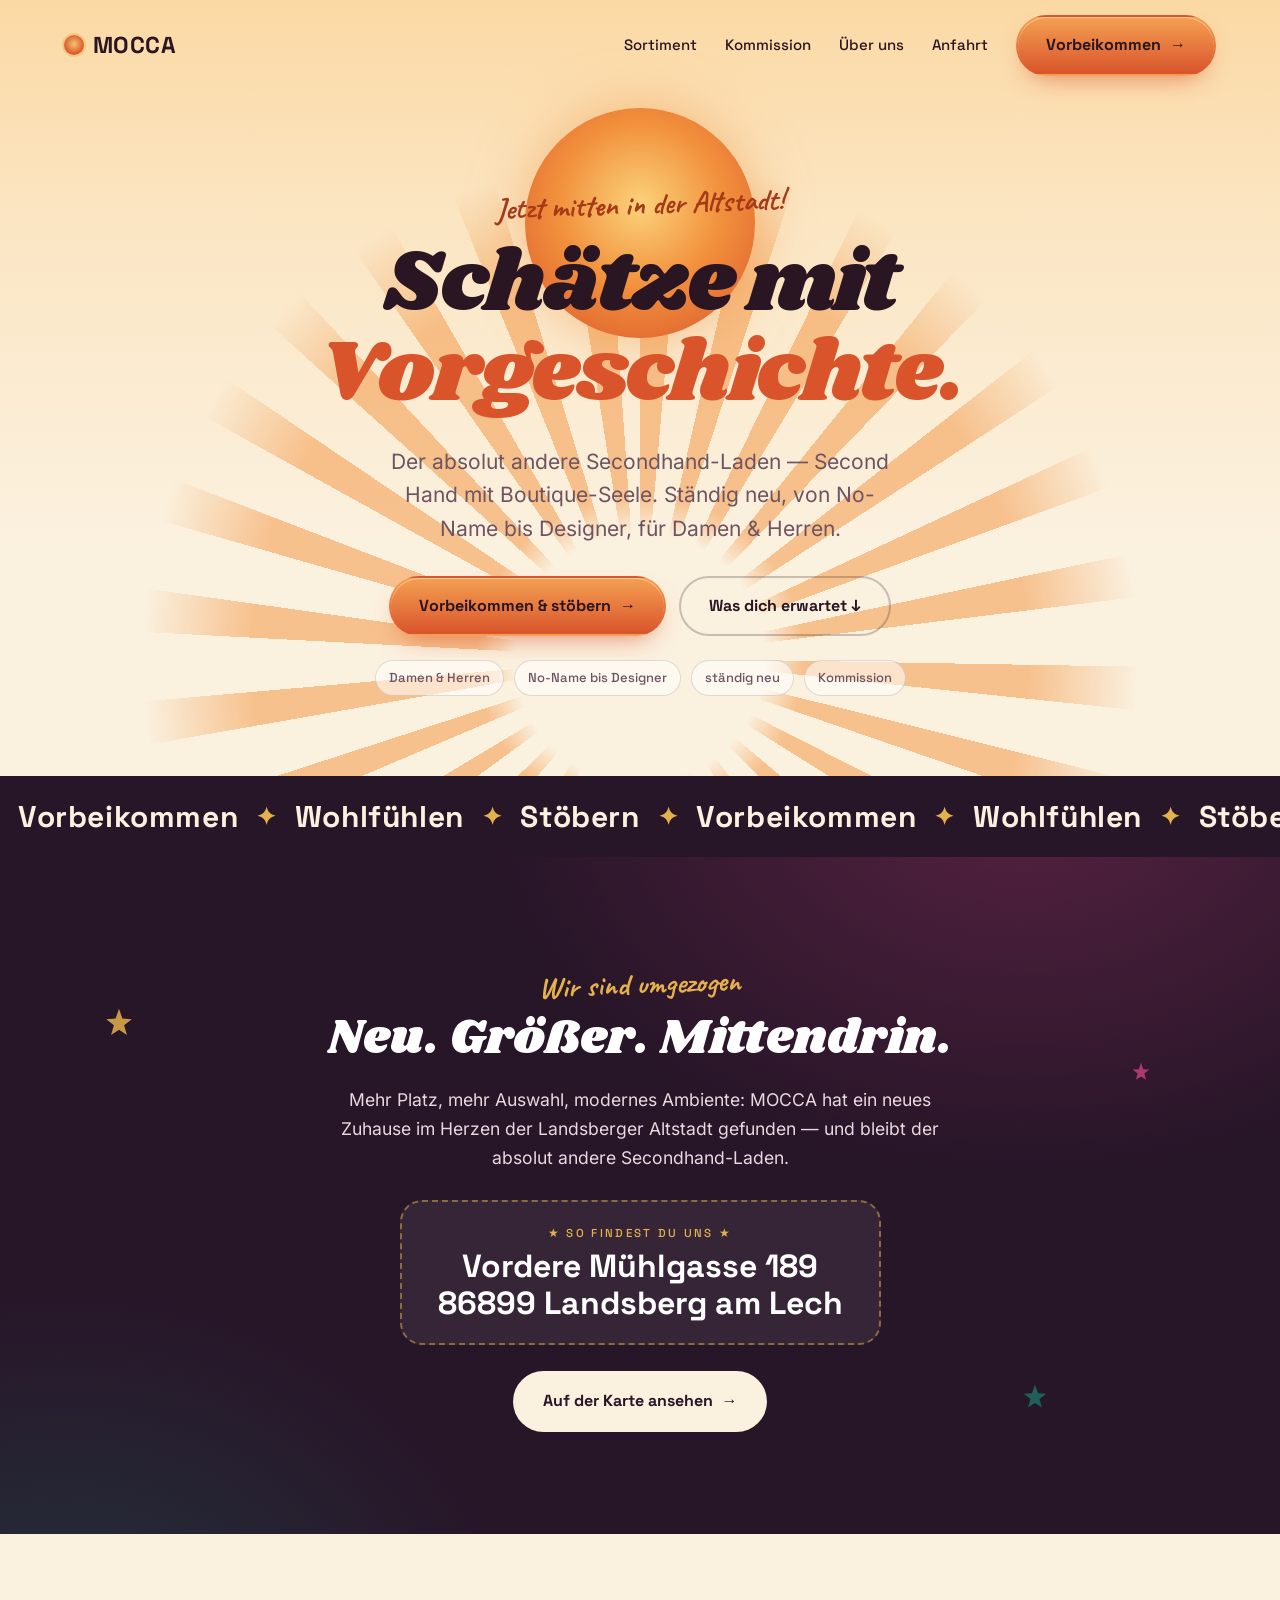
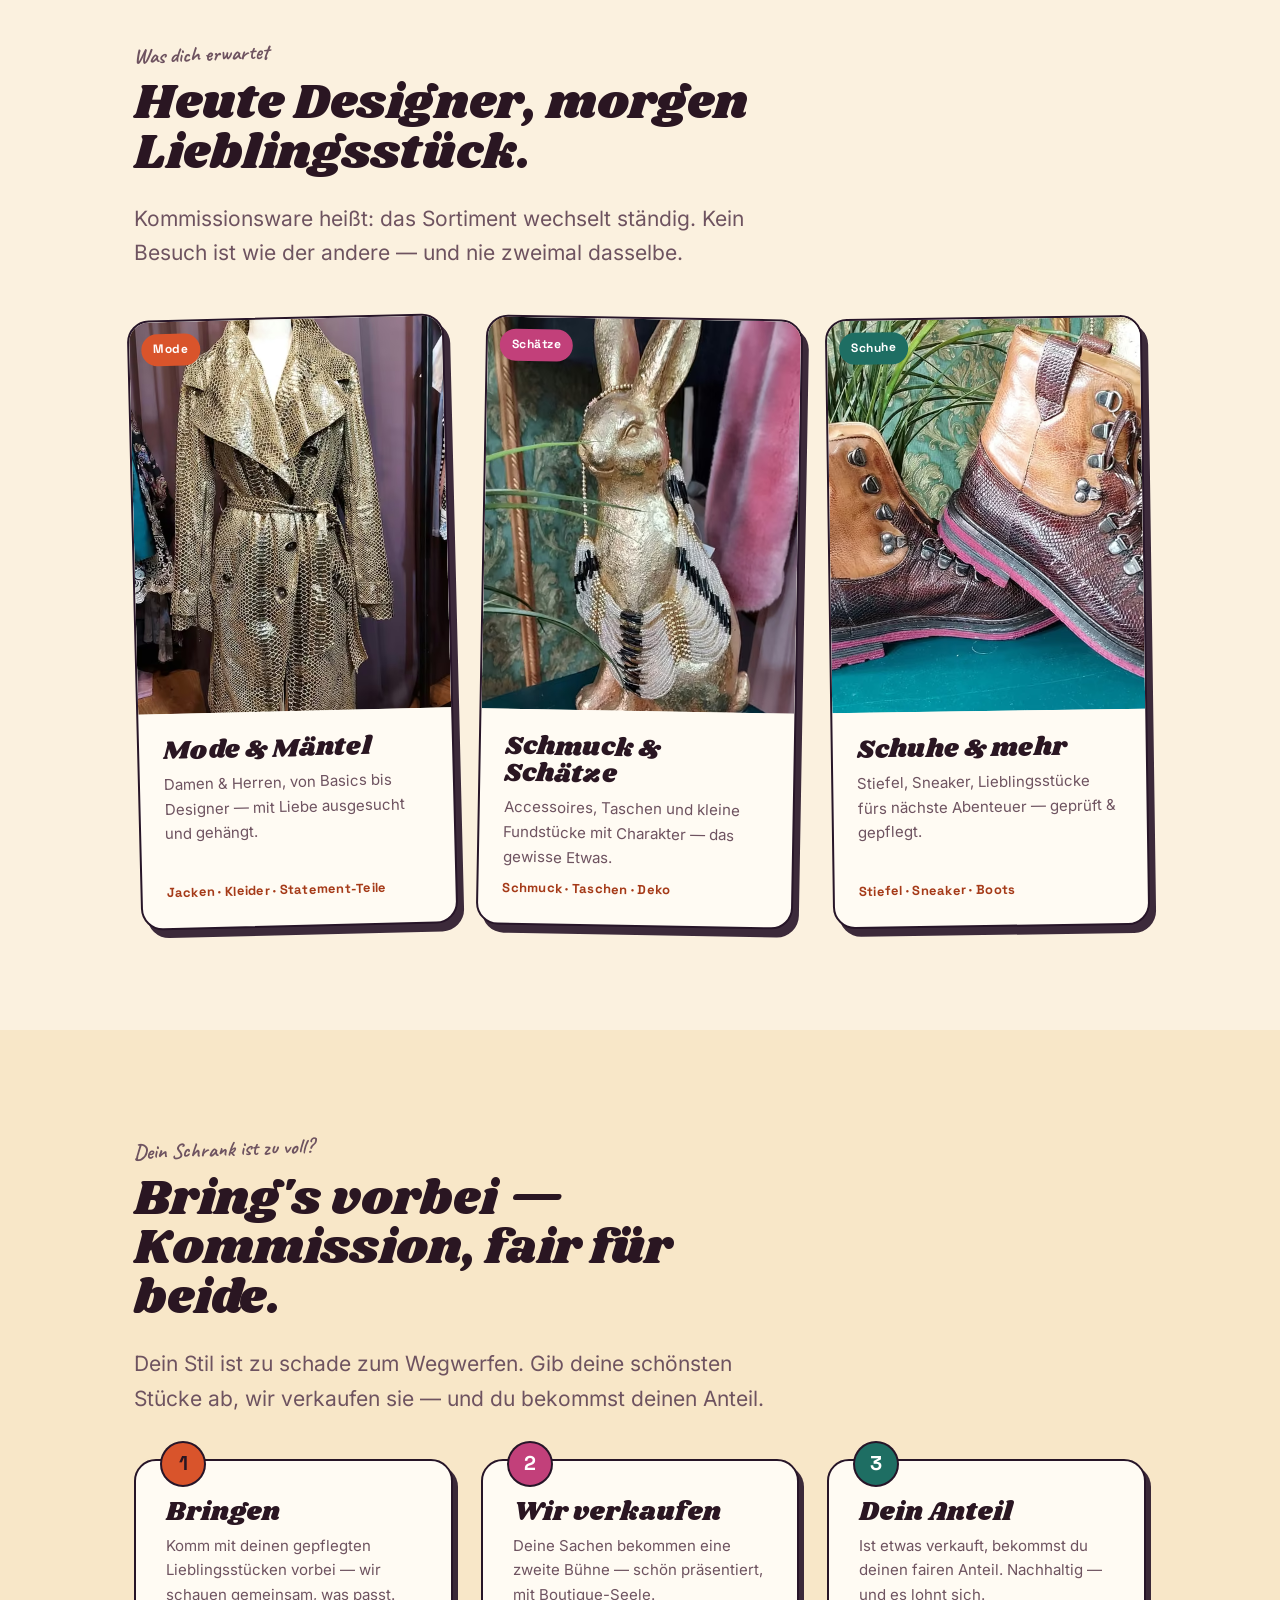
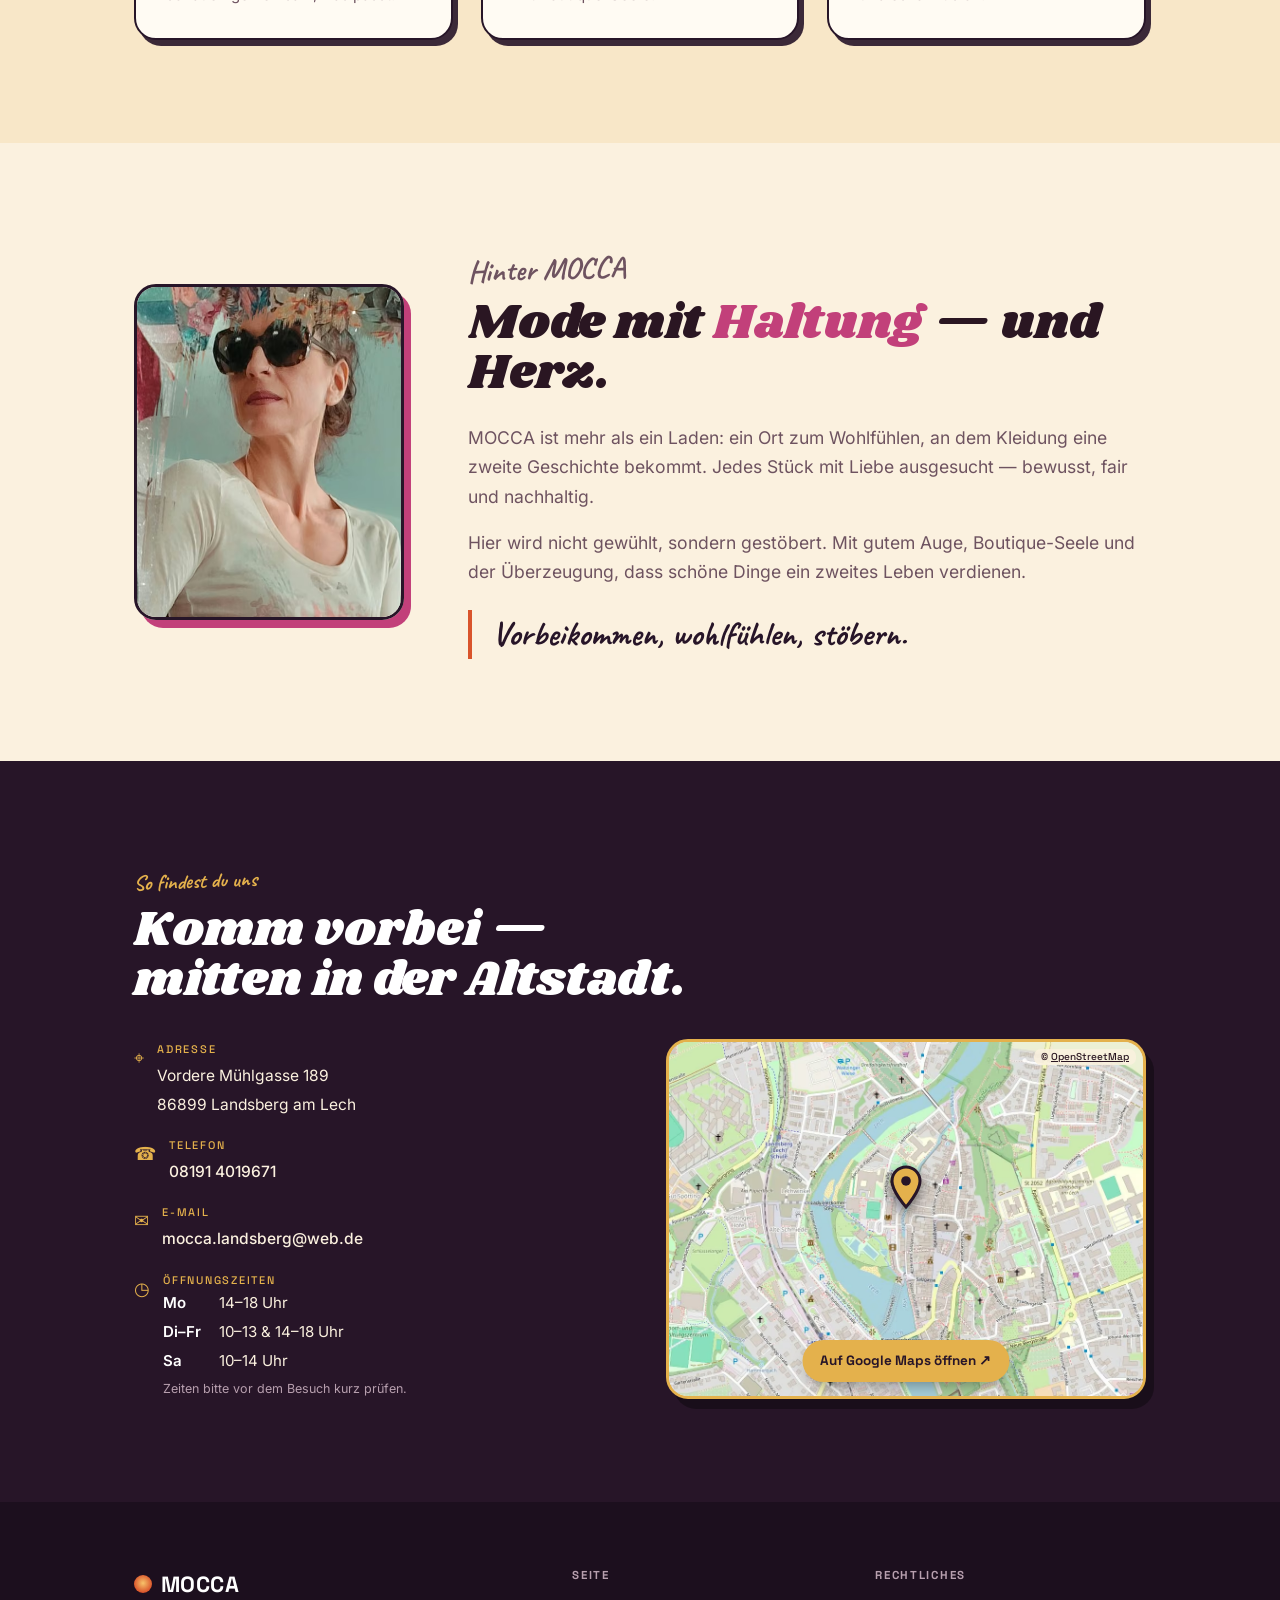
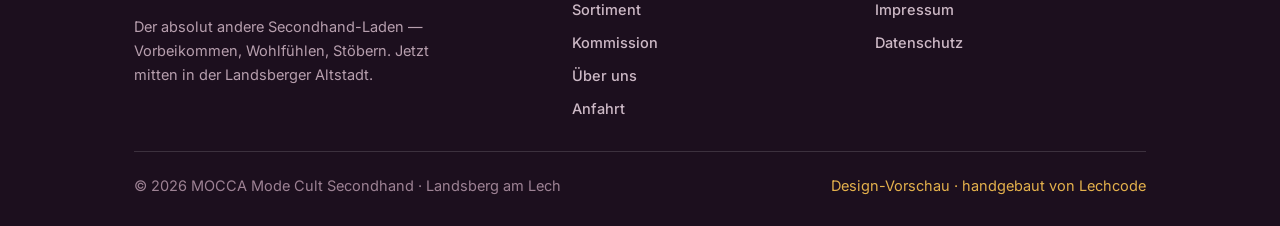
<file: index.html>
<!doctype html>
<!--
  MOCCA Mode Cult Secondhand · Landsberg am Lech
  DESIGN-VORSCHAU · Richtung B „Wild Heart" (mutig, retro-psychedelic-pop) · Lechcode · Single-File, kein Build
  KALT-Demo: Texte neu aus Fakten der Altseite. Bilder: Marions eigene Fotos (Rechte vor Go-Live klären).
  [KLÄREN] = noch von Marion zu bestätigen. noindex bis Beauftragung + Rechtsseiten + Freigabe.
-->
<html lang="de">
<head>
<meta charset="utf-8">
<meta name="viewport" content="width=device-width, initial-scale=1">
<script>document.documentElement.classList.add('js');if(location.search.indexOf('foto')>-1)document.documentElement.classList.add('foto')</script>
<meta name="robots" content="noindex, nofollow">
<title>MOCCA · Mode Cult Secondhand — Landsberg am Lech</title>
<meta name="description" content="MOCCA Mode Cult Secondhand: der absolut andere Secondhand-Laden — Vorbeikommen, Wohlfühlen, Stöbern. Ständig neu, von No-Name bis Designer. Jetzt mitten in der Landsberger Altstadt.">
<meta name="theme-color" content="#271528">
<meta property="og:type" content="website">
<meta property="og:locale" content="de_DE">
<meta property="og:site_name" content="MOCCA Mode Cult Secondhand">
<meta property="og:url" content="https://lechcode.github.io/mocca-vorschau/">
<meta property="og:title" content="MOCCA — der absolut andere Secondhand-Laden">
<meta property="og:description" content="Vorbeikommen · Wohlfühlen · Stöbern — jetzt mitten in der Landsberger Altstadt. Ständig neu, von No-Name bis Designer.">
<meta property="og:image" content="https://lechcode.github.io/mocca-vorschau/assets/og.jpg">
<meta property="og:image:width" content="1200">
<meta property="og:image:height" content="630">
<meta name="twitter:card" content="summary_large_image">
<meta name="twitter:image" content="https://lechcode.github.io/mocca-vorschau/assets/og.jpg">
<link rel="icon" href="data:image/svg+xml,%3Csvg xmlns='http://www.w3.org/2000/svg' viewBox='0 0 32 32'%3E%3Crect width='32' height='32' rx='8' fill='%23271528'/%3E%3Ccircle cx='16' cy='16' r='6' fill='%23F2913D'/%3E%3Cg stroke='%23E4B14C' stroke-width='1.6'%3E%3Cpath d='M16 3v3M16 26v3M3 16h3M26 16h3M6 6l2 2M24 24l2 2M26 6l-2 2M6 26l2-2'/%3E%3C/g%3E%3C/svg%3E">
<link rel="preload" as="font" type="font/woff2" href="assets/fonts/shrikhand-400.woff2" crossorigin>
<link rel="preload" as="font" type="font/woff2" href="assets/fonts/inter-400.woff2" crossorigin>
<link rel="stylesheet" href="assets/fonts.css">
<style>
*{margin:0;padding:0;box-sizing:border-box}
:root{
  --creme:#FBF1DF; --creme2:#F8E7C8; --paper:#FFFBF3;
  --aubergine:#271528; --aub2:#3a2140;
  --ink:#2A1622; --ink-soft:#6E5360;
  --terracotta:#D9542B; --terra-deep:#A53A18; --mandarine:#F2913D;
  --magenta:#C2407A; --magenta-deep:#9E2C5E; --petrol:#1E6E63; --gold:#E4B14C; --gold-deep:#8C610F;
  --line:rgba(42,22,34,.14); --line-strong:rgba(42,22,34,.24);
  --display:'Space Grotesk',Arial,sans-serif;
  --head:'Shrikhand',Georgia,serif;
  --head-weight:400; --head-spacing:0;
  --body:'Inter','Inter Fallback',Arial,sans-serif;
  --script:'Caveat','Segoe Script',cursive;
  --s0:clamp(16px, .35vw + 15px, 17.5px);
  --s1:clamp(18px, .7vw + 15.5px, 21px);
  --h3:clamp(21px, 1vw + 16px, 26px);
  --h2:clamp(30px, 2.6vw + 18px, 48px);
  --h1:clamp(40px, 6vw + 16px, 86px);
  --maxw:1140px; --gut:clamp(20px, 5vw, 72px);
  --ease:cubic-bezier(.22,.61,.36,1); --r:14px; --r-lg:22px; --r-pill:999px;
}
html{scroll-behavior:smooth;scroll-padding-top:80px}
@media (prefers-reduced-motion:reduce){html{scroll-behavior:auto}}
body{background:var(--creme);color:var(--ink);font-family:var(--body);font-size:var(--s0);line-height:1.66;-webkit-font-smoothing:antialiased;text-rendering:optimizeLegibility;overflow-x:hidden}
h1,h2,h3{font-family:var(--head);font-weight:var(--head-weight);line-height:1.04;letter-spacing:var(--head-spacing);color:var(--ink)}
p{max-width:62ch}
a{color:var(--terra-deep);text-decoration:none;font-weight:500}
a:hover{text-decoration:underline;text-underline-offset:3px}
img{display:block;max-width:100%}
picture{display:block}
::selection{background:var(--magenta);color:#fff}
.wrap{max-width:var(--maxw);margin-inline:auto;padding-inline:var(--gut)}
.sec{padding-block:clamp(58px, 8vw, 116px);position:relative}
.eyebrow{font-family:var(--script);font-weight:700;font-size:clamp(22px,2.4vw,30px);color:var(--terra-deep);display:inline-block;transform:rotate(-2deg)}
.kicker{font-family:var(--display);font-weight:700;font-size:12.5px;letter-spacing:.2em;text-transform:uppercase;color:var(--magenta-deep)}
.lede{font-size:var(--s1);color:var(--ink-soft);line-height:1.6}
.sec-head{max-width:60ch}
.sec-head h2{font-size:var(--h2);margin:.18em 0 .45em}
.sec-head p{font-size:var(--s1);color:var(--ink-soft)}
:focus-visible{outline:none;box-shadow:0 0 0 3px rgba(194,64,122,.55);border-radius:6px}

.btn{display:inline-flex;align-items:center;gap:.55em;font-family:var(--display);font-weight:700;font-size:16px;padding:15px 28px;border-radius:var(--r-pill);min-height:50px;border:2px solid transparent;cursor:pointer;transition:transform .22s var(--ease),background .22s,color .22s,border-color .22s,box-shadow .22s}
.btn .ar{transition:transform .22s var(--ease)}.btn:hover .ar{transform:translateX(3px)}
.btn-primary{background:linear-gradient(180deg,#F4A052,var(--terracotta));color:#2A1622;box-shadow:0 12px 26px -12px rgba(217,84,43,.7),inset 0 1px 0 rgba(255,228,190,.6)}
.btn-primary:hover{transform:translateY(-2px);text-decoration:none;color:#2A1622;box-shadow:0 18px 34px -14px rgba(217,84,43,.8),inset 0 1px 0 rgba(255,228,190,.6)}
.btn-ghost{border-color:var(--line-strong);color:var(--ink)}
.btn-ghost:hover{border-color:var(--aubergine);color:var(--aubergine);transform:translateY(-2px);text-decoration:none}
.btn-light{background:var(--creme);color:var(--aubergine)}
.btn-light:hover{background:#fff;transform:translateY(-2px);text-decoration:none;color:var(--aubergine)}

/* NAV */
.nav{position:fixed;inset:0 0 auto;z-index:50;display:flex;align-items:center;justify-content:space-between;gap:20px;padding:15px var(--gut);transition:background .3s,box-shadow .3s,padding .3s}
.nav.scrolled{background:rgba(39,21,40,.92);backdrop-filter:blur(12px);padding-block:10px}
.nav.scrolled .brand b,.nav.scrolled .navlinks a:not(.btn){color:var(--creme)}
.nav.scrolled .burger span{background:var(--creme)}
.brand{display:flex;align-items:center;gap:9px}
.brand .sun{width:20px;height:20px;border-radius:50%;background:radial-gradient(circle at 50% 45%,#F7C36A,var(--terracotta) 70%);box-shadow:0 0 0 2px rgba(228,177,76,.4)}
.brand b{font-family:var(--display);font-weight:700;font-size:23px;letter-spacing:.02em;color:var(--ink)}
.navlinks{display:flex;align-items:center;gap:28px}
.navlinks a:not(.btn){font-family:var(--display);font-size:15px;font-weight:500;color:var(--ink)}
.navlinks a:not(.btn):hover{text-decoration:none;color:var(--terra-deep)}
.nav.scrolled .navlinks a:not(.btn):hover{color:var(--gold)}
.burger{display:none;width:46px;height:46px;border:2px solid var(--line-strong);border-radius:12px;background:none;cursor:pointer;flex-direction:column;justify-content:center;gap:5px}
.burger span{height:2px;width:20px;background:var(--ink);margin-inline:auto;transition:.3s}
.menu-open .burger span:nth-child(1){transform:translateY(7px) rotate(45deg)}
.menu-open .burger span:nth-child(2){opacity:0}
.menu-open .burger span:nth-child(3){transform:translateY(-7px) rotate(-45deg)}

/* HERO */
.hero{position:relative;overflow:hidden;text-align:center;padding-top:clamp(130px,20vh,210px);padding-bottom:clamp(40px,7vw,80px);
  background:linear-gradient(180deg,#FBD9A4 0%,#FBE6C4 30%,var(--creme) 70%)}
.sun-rays,.sun-core{position:absolute;left:50%;top:clamp(70px,12vh,140px);transform:translateX(-50%);pointer-events:none;z-index:0}
.sun-rays{width:min(150vw,1100px);aspect-ratio:1;
  background:repeating-conic-gradient(from 0deg, rgba(242,145,61,.50) 0deg 5deg, rgba(242,145,61,0) 5deg 13deg);
  -webkit-mask:radial-gradient(circle, transparent 16%, #000 21%, #000 50%, transparent 64%);
  mask:radial-gradient(circle, transparent 16%, #000 21%, #000 50%, transparent 64%);
  animation:spin 120s linear infinite}
.sun-core{width:min(46vw,230px);aspect-ratio:1;border-radius:50%;
  background:radial-gradient(circle at 50% 42%,#FBD27A 0%,#F2913D 46%,#D9542B 100%);
  box-shadow:0 0 60px -6px rgba(242,145,61,.6)}
@keyframes spin{to{transform:translateX(-50%) rotate(360deg)}}
.hero-in{position:relative;z-index:1;max-width:900px;margin-inline:auto}
.hero h1{font-size:var(--h1);margin:.12em 0 .3em;letter-spacing:-.03em}
.hero h1 .pop{color:var(--terracotta)}
.hero .lede{max-width:40ch;margin-inline:auto}
.hero-cta{display:flex;flex-wrap:wrap;gap:13px;justify-content:center;margin-top:30px}
.hero-tags{margin-top:24px;display:flex;flex-wrap:wrap;gap:8px 10px;justify-content:center}
.hero-tags span{font-family:var(--display);font-size:13px;font-weight:500;color:var(--ink-soft);background:rgba(255,255,255,.55);border:1px solid var(--line);border-radius:var(--r-pill);padding:6px 13px}

/* WAVE */
.wave{display:block;width:100%;height:auto}

/* MARQUEE */
.marquee{background:var(--aubergine);color:var(--creme);overflow:hidden;padding:16px 0;border-block:0}
.marquee .track{display:flex;width:max-content;animation:slide 26s linear infinite}
.marquee .grp{display:inline-flex;align-items:center;font-family:var(--display);font-weight:700;font-size:clamp(19px,2.6vw,30px);letter-spacing:.02em;white-space:nowrap}
.marquee .grp b{padding:0 18px;color:var(--creme);font-weight:700}
.marquee .grp .st{color:var(--gold);font-size:.8em}
@keyframes slide{to{transform:translateX(-50%)}}

/* UMZUG */
.umzug{background:radial-gradient(70vmax 50vmax at 80% -10%,rgba(194,64,122,.30),transparent 60%),radial-gradient(60vmax 50vmax at 5% 120%,rgba(30,110,99,.34),transparent 60%),var(--aubergine);color:var(--creme);text-align:center;overflow:hidden}
.umzug .wrap{position:relative;z-index:1;max-width:780px}
.umzug .eyebrow{color:var(--gold)}
.umzug h2{color:#fff;font-size:var(--h2);margin:.12em 0 .4em}
.umzug p{margin-inline:auto;color:#E9D8E0}
.umzug .star{position:absolute;pointer-events:none;opacity:.85;z-index:0}
.adresskarte{margin:28px auto 0;display:inline-flex;flex-direction:column;gap:5px;background:rgba(255,255,255,.07);border:2px dashed rgba(228,177,76,.5);border-radius:var(--r-lg);padding:22px 36px}
.adresskarte .k{font-family:var(--display);font-size:11.5px;letter-spacing:.2em;text-transform:uppercase;color:var(--gold)}
.adresskarte .a{font-family:var(--display);font-weight:700;font-size:clamp(22px,3vw,32px);color:#fff;line-height:1.15}
.umzug .btn-light{margin-top:26px}

/* SORTIMENT */
.karten{display:grid;grid-template-columns:repeat(3,1fr);gap:clamp(18px,2.4vw,30px);margin-top:46px}
.karte{background:var(--paper);border:2px solid var(--aubergine);border-radius:var(--r-lg);overflow:hidden;display:flex;flex-direction:column;box-shadow:6px 8px 0 rgba(39,21,40,.9);transition:transform .26s var(--ease),box-shadow .26s var(--ease)}
.karte:nth-child(1){transform:rotate(-1.4deg)}
.karte:nth-child(2){transform:rotate(1deg)}
.karte:nth-child(3){transform:rotate(-.8deg)}
.js .karte:hover{transform:rotate(0) translateY(-4px);box-shadow:10px 14px 0 rgba(39,21,40,.92)}
.karte figure{position:relative;aspect-ratio:4/5;overflow:hidden;background:var(--creme2)}
.karte figure picture{display:block;width:100%;height:100%}
.karte img{width:100%;height:100%;object-fit:cover}
.karte .tab{position:absolute;left:12px;top:12px;font-family:var(--display);font-weight:700;font-size:12px;letter-spacing:.04em;color:#fff;padding:6px 12px;border-radius:var(--r-pill)}
.karte:nth-child(1) .tab{background:var(--terracotta)}
.karte:nth-child(2) .tab{background:var(--magenta)}
.karte:nth-child(3) .tab{background:var(--petrol)}
.karte-body{padding:clamp(18px,2vw,24px);display:flex;flex-direction:column;gap:8px;flex:1}
.karte h3{font-size:var(--h3)}
.karte p{color:var(--ink-soft);font-size:15px;flex-grow:1}
.karte .mehr{font-family:var(--display);font-weight:700;font-size:13px;color:var(--terra-deep);letter-spacing:.02em}

/* KOMMISSION */
.komm{background:var(--creme2)}
.komm-grid{display:grid;grid-template-columns:repeat(3,1fr);gap:clamp(16px,3vw,28px);margin-top:42px;counter-reset:c}
.kstep{background:var(--paper);border:2px solid var(--aubergine);border-radius:var(--r-lg);padding:clamp(22px,2.4vw,30px);position:relative;box-shadow:5px 6px 0 rgba(39,21,40,.9)}
.kstep::before{counter-increment:c;content:counter(c);position:absolute;top:-20px;left:24px;width:42px;height:42px;border-radius:50%;background:var(--terracotta);color:#2A1622;font-family:var(--display);font-weight:700;font-size:20px;display:grid;place-items:center;border:2px solid var(--aubergine)}
.kstep:nth-child(2)::before{background:var(--magenta);color:#fff}
.kstep:nth-child(3)::before{background:var(--petrol);color:#fff}
.kstep h3{font-size:var(--h3);margin:8px 0 8px}
.kstep p{color:var(--ink-soft);font-size:15px}

/* ÜBER */
.ueber-grid{display:grid;grid-template-columns:auto 1fr;gap:clamp(30px,5vw,66px);align-items:center}
.ueber-fig{position:relative;width:270px;max-width:100%;justify-self:center}
.ueber-fig img{width:100%;height:auto;border-radius:var(--r-lg);border:3px solid var(--aubergine);box-shadow:7px 8px 0 var(--magenta)}
.ueber-text h2{font-size:var(--h2);margin:.1em 0 .5em}
.ueber-text h2 .pop{color:var(--magenta)}
.ueber-text p+p{margin-top:1em}.ueber-text p{color:var(--ink-soft)}
.leitzitat{margin-top:24px;border-left:4px solid var(--terracotta);padding:4px 0 4px 20px}
.leitzitat blockquote{font-family:var(--script);font-size:clamp(24px,3vw,34px);color:var(--aubergine);max-width:30ch;line-height:1.2}

/* ANFAHRT */
.anfahrt{background:var(--aubergine);color:var(--creme)}
.anfahrt .eyebrow{color:var(--gold)}
.anfahrt h2{color:#fff;font-size:var(--h2)}
.af-grid{display:grid;grid-template-columns:1fr 1fr;gap:clamp(24px,4vw,52px);margin-top:32px;align-items:center}
.af-info{display:grid;gap:18px}
.af-line{display:grid;grid-template-columns:auto 1fr;gap:13px;align-items:start}
.af-line .ic{color:var(--gold);margin-top:3px;font-size:18px}
.af-line .lab{font-family:var(--display);font-size:11px;letter-spacing:.16em;text-transform:uppercase;color:var(--gold);display:block;margin-bottom:2px}
.af-line .v{font-size:15.5px;color:var(--creme);line-height:1.55}.af-line a{color:#fff}
.zeiten{display:grid;grid-template-columns:auto 1fr;gap:4px 18px;font-size:15px;color:var(--creme)}
.zeiten b{color:#fff;font-weight:700}
.mapcard{position:relative;aspect-ratio:4/3;border-radius:var(--r-lg);overflow:hidden;border:3px solid var(--gold);box-shadow:8px 10px 0 rgba(0,0,0,.35);background:#e9e3d6}
.mapcard .mapimg{position:absolute;inset:0;width:100%;height:100%;object-fit:cover;display:block}
.mapcard .map-link{position:absolute;inset:0;z-index:1}
.mapcard .pin{position:absolute;left:50%;top:50%;transform:translate(-50%,-100%);z-index:3;pointer-events:none}
.mapcard .pin svg{width:48px;height:48px;filter:drop-shadow(0 5px 7px rgba(0,0,0,.5))}
.mapcard .maps-btn{position:absolute;left:50%;bottom:14px;transform:translateX(-50%);display:inline-flex;align-items:center;gap:.45em;background:var(--gold);color:var(--aubergine);font-family:var(--display);font-weight:700;font-size:13.5px;padding:10px 18px;border-radius:var(--r-pill);box-shadow:0 8px 20px -8px rgba(0,0,0,.5);white-space:nowrap;z-index:3;pointer-events:none;transition:transform .25s,background .25s}
.mapcard:hover .maps-btn{transform:translateX(-50%) translateY(-2px);background:#eec265}
.mapcard .map-attrib{position:absolute;right:7px;top:7px;z-index:4;font-family:var(--display);font-size:10px;line-height:1;color:#2a1622;background:rgba(251,241,223,.85);padding:3px 7px;border-radius:7px}
.mapcard .map-attrib a{color:#2a1622;text-decoration:underline;font-weight:500}

/* FOOTER */
.mfoot{background:#1c0f1e;color:#cdb9c6;padding-block:clamp(44px,6vw,64px) 28px;font-size:14.5px}
.mfoot .foot-top{display:grid;grid-template-columns:1.5fr 1fr 1fr;gap:32px;padding-bottom:30px;border-bottom:1px solid rgba(255,255,255,.14)}
.mfoot .brand b{color:#fff;font-family:var(--display);font-size:22px}
.mfoot p{color:#b79fae}
.mfoot h4{font-family:var(--display);font-size:11.5px;letter-spacing:.15em;text-transform:uppercase;color:#b79fae;margin-bottom:13px;font-weight:700}
.mfoot ul{list-style:none;display:grid;gap:9px}.mfoot a{color:#cdb9c6}.mfoot a:hover{color:#fff}
.mfoot .foot-bot{display:flex;flex-wrap:wrap;justify-content:space-between;gap:12px;padding-top:22px;color:#9d8294}
.mfoot .made{color:var(--gold)}

/* STICKY */
.sticky{display:none}

/* REVEAL */
.js .reveal{opacity:0;transform:translateY(20px);transition:opacity .7s var(--ease),transform .7s var(--ease)}
.js .reveal.in{opacity:1;transform:none}
@media (prefers-reduced-motion:reduce){.js .reveal{opacity:1!important;transform:none!important;transition:none}.sun-rays{animation:none!important}.marquee .track{animation:none!important}}
.foto .reveal{opacity:1!important;transform:none!important}.foto .sun-rays{animation:none!important}.foto .marquee .track{animation:none!important}

@media (max-width:900px){
  .navlinks{position:fixed;inset:0;background:var(--aubergine);flex-direction:column;justify-content:center;gap:26px;transform:translateX(100%);transition:transform .4s var(--ease);z-index:40}
  .navlinks a:not(.btn){font-size:24px;color:var(--creme)}
  .menu-open .navlinks{transform:none}.burger{display:flex;z-index:45}
  .ueber-grid,.af-grid{grid-template-columns:1fr}
  .karten,.komm-grid{grid-template-columns:1fr}
  .karte,.karte:nth-child(n){transform:none}
  .ueber-fig{width:210px;max-width:78%;margin-inline:auto}
  .mfoot .foot-top{grid-template-columns:1fr 1fr;gap:26px 22px}
  .mfoot .foot-top>div:first-child{grid-column:1/-1}
  .mfoot{padding-bottom:90px}
  .sticky{display:grid;grid-template-columns:repeat(3,1fr);position:fixed;inset:auto 0 0;z-index:60;background:var(--aubergine);box-shadow:0 -8px 24px -12px rgba(0,0,0,.5);padding-bottom:env(safe-area-inset-bottom)}
  .sticky a{display:flex;flex-direction:column;align-items:center;gap:3px;padding:9px 4px;color:var(--creme);font-family:var(--display);font-size:11.5px;font-weight:700;text-decoration:none}
  .sticky svg{width:20px;height:20px;color:var(--gold)}
}
</style>
</head>
<body>
<a href="#inhalt" class="btn" style="position:absolute;left:-9999px;top:8px;z-index:99" onfocus="this.style.left='8px'" onblur="this.style.left='-9999px'">Zum Inhalt springen</a>

<nav class="nav" id="nav" aria-label="Hauptnavigation">
  <a class="brand" href="#top" aria-label="MOCCA — Startseite"><span class="sun" aria-hidden="true"></span><b>MOCCA</b></a>
  <div class="navlinks" id="menu">
    <a href="#sortiment">Sortiment</a>
    <a href="#kommission">Kommission</a>
    <a href="#ueber">Über uns</a>
    <a href="#anfahrt">Anfahrt</a>
    <a href="#anfahrt" class="btn btn-primary">Vorbeikommen <span class="ar">→</span></a>
  </div>
  <button class="burger" id="burger" aria-label="Menü öffnen" aria-expanded="false" aria-controls="menu"><span></span><span></span><span></span></button>
</nav>

<main id="inhalt"><span id="top"></span>

<!-- HERO -->
<header class="hero">
  <div class="sun-rays" aria-hidden="true"></div>
  <div class="sun-core" aria-hidden="true"></div>
  <div class="wrap hero-in">
    <p class="eyebrow">Jetzt mitten in der Altstadt!</p>
    <h1>Schätze mit <span class="pop">Vorgeschichte.</span></h1>
    <p class="lede">Der absolut andere Secondhand-Laden — Second Hand mit Boutique-Seele. Ständig neu, von No-Name bis Designer, für Damen &amp; Herren.</p>
    <div class="hero-cta">
      <a href="#anfahrt" class="btn btn-primary">Vorbeikommen &amp; stöbern <span class="ar">→</span></a>
      <a href="#sortiment" class="btn btn-ghost">Was dich erwartet ↓</a>
    </div>
    <div class="hero-tags">
      <span>Damen &amp; Herren</span><span>No-Name bis Designer</span><span>ständig neu</span><span>Kommission</span>
    </div>
  </div>
</header>

<div class="marquee" aria-hidden="true">
  <div class="track">
    <div class="grp"><b>Vorbeikommen</b><span class="st">✦</span><b>Wohlfühlen</b><span class="st">✦</span><b>Stöbern</b><span class="st">✦</span><b>Vorbeikommen</b><span class="st">✦</span><b>Wohlfühlen</b><span class="st">✦</span><b>Stöbern</b><span class="st">✦</span></div>
    <div class="grp"><b>Vorbeikommen</b><span class="st">✦</span><b>Wohlfühlen</b><span class="st">✦</span><b>Stöbern</b><span class="st">✦</span><b>Vorbeikommen</b><span class="st">✦</span><b>Wohlfühlen</b><span class="st">✦</span><b>Stöbern</b><span class="st">✦</span></div>
  </div>
</div>

<!-- UMZUG -->
<section class="sec umzug" id="umzug">
  <svg class="star" style="left:8%;top:22%;width:34px" viewBox="0 0 24 24" fill="#E4B14C" aria-hidden="true"><path d="M12 2l2.4 6.9L21 9.3l-5.4 4.2 2 6.9L12 16.8 6.4 20.4l2-6.9L3 9.3l6.6-.4z"/></svg>
  <svg class="star" style="right:10%;top:30%;width:22px" viewBox="0 0 24 24" fill="#C2407A" aria-hidden="true"><path d="M12 2l2.4 6.9L21 9.3l-5.4 4.2 2 6.9L12 16.8 6.4 20.4l2-6.9L3 9.3l6.6-.4z"/></svg>
  <svg class="star" style="right:18%;bottom:18%;width:30px" viewBox="0 0 24 24" fill="#1E6E63" aria-hidden="true"><path d="M12 2l2.4 6.9L21 9.3l-5.4 4.2 2 6.9L12 16.8 6.4 20.4l2-6.9L3 9.3l6.6-.4z"/></svg>
  <div class="wrap reveal">
    <p class="eyebrow">Wir sind umgezogen</p>
    <h2>Neu. Größer. Mittendrin.</h2>
    <p>Mehr Platz, mehr Auswahl, modernes Ambiente: MOCCA hat ein neues Zuhause im Herzen der Landsberger Altstadt gefunden — und bleibt der absolut andere Secondhand-Laden.</p>
    <div class="adresskarte">
      <span class="k">★ So findest du uns ★</span>
      <span class="a">Vordere Mühlgasse 189<br>86899 Landsberg am Lech</span>
    </div>
    <div><a class="btn btn-light" href="#anfahrt">Auf der Karte ansehen <span class="ar">→</span></a></div>
  </div>
</section>

<!-- SORTIMENT -->
<section class="sec" id="sortiment">
  <div class="wrap">
    <div class="sec-head reveal">
      <p class="eyebrow">Was dich erwartet</p>
      <h2>Heute Designer, morgen Lieblingsstück.</h2>
      <p>Kommissionsware heißt: das Sortiment wechselt ständig. Kein Besuch ist wie der andere — und nie zweimal dasselbe.</p>
    </div>
    <div class="karten reveal">
      <article class="karte">
        <figure>
          <span class="tab">Mode</span>
          <picture>
            <source type="image/avif" srcset="assets/img/mantel-480.avif 480w, assets/img/mantel-720.avif 720w" sizes="(max-width:900px) 92vw, 340px">
            <source type="image/webp" srcset="assets/img/mantel-480.webp 480w, assets/img/mantel-720.webp 720w" sizes="(max-width:900px) 92vw, 340px">
            <img src="assets/img/mantel-720.jpg" width="1161" height="1451" loading="lazy" decoding="async" alt="Glänzender Designer-Mantel auf einer Büste">
          </picture>
        </figure>
        <div class="karte-body">
          <h3>Mode &amp; Mäntel</h3>
          <p>Damen &amp; Herren, von Basics bis Designer — mit Liebe ausgesucht und gehängt.</p>
          <span class="mehr">Jacken · Kleider · Statement-Teile</span>
        </div>
      </article>
      <article class="karte">
        <figure>
          <span class="tab">Schätze</span>
          <picture>
            <source type="image/avif" srcset="assets/img/schmuck-480.avif 480w, assets/img/schmuck-720.avif 720w" sizes="(max-width:900px) 92vw, 340px">
            <source type="image/webp" srcset="assets/img/schmuck-480.webp 480w, assets/img/schmuck-720.webp 720w" sizes="(max-width:900px) 92vw, 340px">
            <img src="assets/img/schmuck-720.jpg" width="1252" height="2048" loading="lazy" decoding="async" alt="Goldener Hase mit Perlenschmuck — dekorative Fundstücke">
          </picture>
        </figure>
        <div class="karte-body">
          <h3>Schmuck &amp; Schätze</h3>
          <p>Accessoires, Taschen und kleine Fundstücke mit Charakter — das gewisse Etwas.</p>
          <span class="mehr">Schmuck · Taschen · Deko</span>
        </div>
      </article>
      <article class="karte">
        <figure>
          <span class="tab">Schuhe</span>
          <picture>
            <source type="image/avif" srcset="assets/img/schuhe-480.avif 480w, assets/img/schuhe-720.avif 720w" sizes="(max-width:900px) 92vw, 340px">
            <source type="image/webp" srcset="assets/img/schuhe-480.webp 480w, assets/img/schuhe-720.webp 720w" sizes="(max-width:900px) 92vw, 340px">
            <img src="assets/img/schuhe-720.jpg" width="1046" height="1308" loading="lazy" decoding="async" alt="Hochwertige Lederstiefel im MOCCA Secondhand-Laden">
          </picture>
        </figure>
        <div class="karte-body">
          <h3>Schuhe &amp; mehr</h3>
          <p>Stiefel, Sneaker, Lieblingsstücke fürs nächste Abenteuer — geprüft &amp; gepflegt.</p>
          <span class="mehr">Stiefel · Sneaker · Boots</span>
        </div>
      </article>
    </div>
  </div>
</section>

<!-- KOMMISSION -->
<section class="sec komm" id="kommission">
  <div class="wrap">
    <div class="sec-head reveal" style="max-width:58ch">
      <p class="eyebrow">Dein Schrank ist zu voll?</p>
      <h2>Bring's vorbei — Kommission, fair für beide.</h2>
      <p>Dein Stil ist zu schade zum Wegwerfen. Gib deine schönsten Stücke ab, wir verkaufen sie — und du bekommst deinen Anteil.</p>
    </div>
    <div class="komm-grid reveal">
      <div class="kstep"><h3>Bringen</h3><p>Komm mit deinen gepflegten Lieblingsstücken vorbei — wir schauen gemeinsam, was passt.</p></div>
      <div class="kstep"><h3>Wir verkaufen</h3><p>Deine Sachen bekommen eine zweite Bühne — schön präsentiert, mit Boutique-Seele.</p></div>
      <div class="kstep"><h3>Dein Anteil</h3><p>Ist etwas verkauft, bekommst du deinen fairen Anteil. Nachhaltig — und es lohnt sich.</p></div>
    </div>
  </div>
</section>

<!-- ÜBER -->
<section class="sec" id="ueber">
  <div class="wrap ueber-grid">
    <figure class="ueber-fig reveal">
      <picture>
        <source type="image/avif" srcset="assets/img/marion-480.avif 480w, assets/img/marion-720.avif 720w" sizes="(max-width:900px) 260px, 380px">
        <source type="image/webp" srcset="assets/img/marion-480.webp 480w, assets/img/marion-720.webp 720w" sizes="(max-width:900px) 260px, 380px">
        <img src="assets/img/marion-720.jpg" width="720" height="900" loading="lazy" decoding="async" alt="Marion, Inhaberin von MOCCA, in ihrem Laden">
      </picture>
    </figure>
    <div class="ueber-text reveal">
      <p class="eyebrow">Hinter MOCCA</p>
      <h2>Mode mit <span class="pop">Haltung</span> — und Herz.</h2>
      <p>MOCCA ist mehr als ein Laden: ein Ort zum Wohlfühlen, an dem Kleidung eine zweite Geschichte bekommt. Jedes Stück mit Liebe ausgesucht — bewusst, fair und nachhaltig.</p>
      <p>Hier wird nicht gewühlt, sondern gestöbert. Mit gutem Auge, Boutique-Seele und der Überzeugung, dass schöne Dinge ein zweites Leben verdienen.</p>
      <div class="leitzitat"><blockquote>Vorbeikommen, wohlfühlen, stöbern.</blockquote></div>
    </div>
  </div>
</section>

<!-- ANFAHRT -->
<section class="sec anfahrt" id="anfahrt">
  <div class="wrap">
    <div class="sec-head reveal" style="max-width:52ch"><p class="eyebrow">So findest du uns</p><h2>Komm vorbei — mitten in der Altstadt.</h2></div>
    <div class="af-grid">
      <div class="af-info reveal">
        <div class="af-line"><span class="ic" aria-hidden="true">⌖</span><div><span class="lab">Adresse</span><span class="v">Vordere Mühlgasse 189<br>86899 Landsberg am Lech</span></div></div>
        <div class="af-line"><span class="ic" aria-hidden="true">☎</span><div><span class="lab">Telefon</span><a class="v" href="tel:+4981914019671">08191 4019671</a></div></div>
        <div class="af-line"><span class="ic" aria-hidden="true">✉</span><div><span class="lab">E-Mail</span><a class="v" href="mailto:mocca.landsberg@web.de">mocca.landsberg@web.de</a></div></div>
        <div class="af-line"><span class="ic" aria-hidden="true">◷</span><div><span class="lab">Öffnungszeiten</span>
          <div class="zeiten"><b>Mo</b><span>14–18 Uhr</span><b>Di–Fr</b><span>10–13 &amp; 14–18 Uhr</span><b>Sa</b><span>10–14 Uhr</span></div>
          <span class="v" style="display:block;margin-top:6px;font-size:12.5px;color:#b79fae">Zeiten bitte vor dem Besuch kurz prüfen.</span>
        </div></div>
      </div>
      <figure class="mapcard reveal" aria-label="Lage von MOCCA in der Landsberger Altstadt">
        <picture>
          <source type="image/avif" srcset="assets/img/karte.avif">
          <source type="image/webp" srcset="assets/img/karte.webp">
          <img class="mapimg" src="assets/img/karte.jpg" width="1000" height="750" loading="lazy" decoding="async" alt="Karte: Standort von MOCCA in der Vorderen Mühlgasse in der Landsberger Altstadt">
        </picture>
        <a class="map-link" href="https://www.google.com/maps/search/?api=1&amp;query=Vordere+M%C3%BChlgasse+189+86899+Landsberg+am+Lech" target="_blank" rel="noopener" aria-label="Standort von MOCCA auf Google Maps öffnen"></a>
        <span class="pin" aria-hidden="true"><svg viewBox="0 0 24 24" fill="none"><path d="M12 2a7 7 0 0 0-7 7c0 5.2 7 13 7 13s7-7.8 7-13a7 7 0 0 0-7-7Z" fill="#E4B14C" stroke="#271528" stroke-width="1.5"/><circle cx="12" cy="9" r="2.4" fill="#271528"/></svg></span>
        <span class="maps-btn">Auf Google&nbsp;Maps öffnen ↗</span>
        <small class="map-attrib">© <a href="https://www.openstreetmap.org/copyright" target="_blank" rel="noopener">OpenStreetMap</a></small>
      </figure>
    </div>
  </div>
</section>

</main>

<footer class="mfoot">
  <div class="wrap">
    <div class="foot-top">
      <div>
        <a class="brand" href="#top" style="display:inline-flex;align-items:center;gap:9px"><span style="width:18px;height:18px;border-radius:50%;background:radial-gradient(circle at 50% 45%,#F7C36A,#D9542B 70%)"></span><b>MOCCA</b></a>
        <p style="margin-top:13px;max-width:38ch">Der absolut andere Secondhand-Laden — Vorbeikommen, Wohlfühlen, Stöbern. Jetzt mitten in der Landsberger Altstadt.</p>
      </div>
      <div><h4>Seite</h4><ul><li><a href="#sortiment">Sortiment</a></li><li><a href="#kommission">Kommission</a></li><li><a href="#ueber">Über uns</a></li><li><a href="#anfahrt">Anfahrt</a></li></ul></div>
      <div><h4>Rechtliches</h4><ul><li><a href="impressum.html">Impressum</a></li><li><a href="datenschutz.html">Datenschutz</a></li></ul></div>
    </div>
    <div class="foot-bot"><span>© 2026 MOCCA Mode Cult Secondhand · Landsberg am Lech</span><span class="made">Design-Vorschau · handgebaut von Lechcode</span></div>
  </div>
</footer>

<nav class="sticky" aria-label="Schnellkontakt">
  <a href="tel:+4981914019671"><svg viewBox="0 0 24 24" fill="none"><path d="M6 3h3l2 5-2 1a12 12 0 0 0 6 6l1-2 5 2v3a2 2 0 0 1-2 2A17 17 0 0 1 4 5a2 2 0 0 1 2-2Z" stroke="currentColor" stroke-width="2" stroke-linejoin="round"/></svg>Anrufen</a>
  <a href="#sortiment"><svg viewBox="0 0 24 24" fill="none"><path d="M4 7h16M4 12h16M4 17h10" stroke="currentColor" stroke-width="2" stroke-linecap="round"/></svg>Sortiment</a>
  <a href="#anfahrt"><svg viewBox="0 0 24 24" fill="none"><path d="M12 22s8-7 8-13a8 8 0 1 0-16 0c0 6 8 13 8 13Z" stroke="currentColor" stroke-width="2"/><circle cx="12" cy="9" r="3" stroke="currentColor" stroke-width="2"/></svg>Anfahrt</a>
</nav>

<script>
const nav=document.getElementById('nav');
addEventListener('scroll',()=>nav.classList.toggle('scrolled',scrollY>20),{passive:true});
const burger=document.getElementById('burger');
burger.addEventListener('click',()=>{const o=document.documentElement.classList.toggle('menu-open');burger.setAttribute('aria-expanded',o);burger.setAttribute('aria-label',o?'Menü schließen':'Menü öffnen')});
document.getElementById('menu').addEventListener('click',e=>{if(e.target.tagName==='A'){document.documentElement.classList.remove('menu-open');burger.setAttribute('aria-expanded',false)}});
const io=new IntersectionObserver(es=>{es.forEach(e=>{if(e.isIntersecting){e.target.classList.add('in');io.unobserve(e.target)}})},{rootMargin:'0px 0px -8% 0px',threshold:.08});
if(matchMedia('(prefers-reduced-motion: reduce)').matches){document.querySelectorAll('.reveal').forEach(r=>r.classList.add('in'))}
else{document.querySelectorAll('.reveal').forEach(r=>io.observe(r))}
</script>
</body>
</html>
</file>
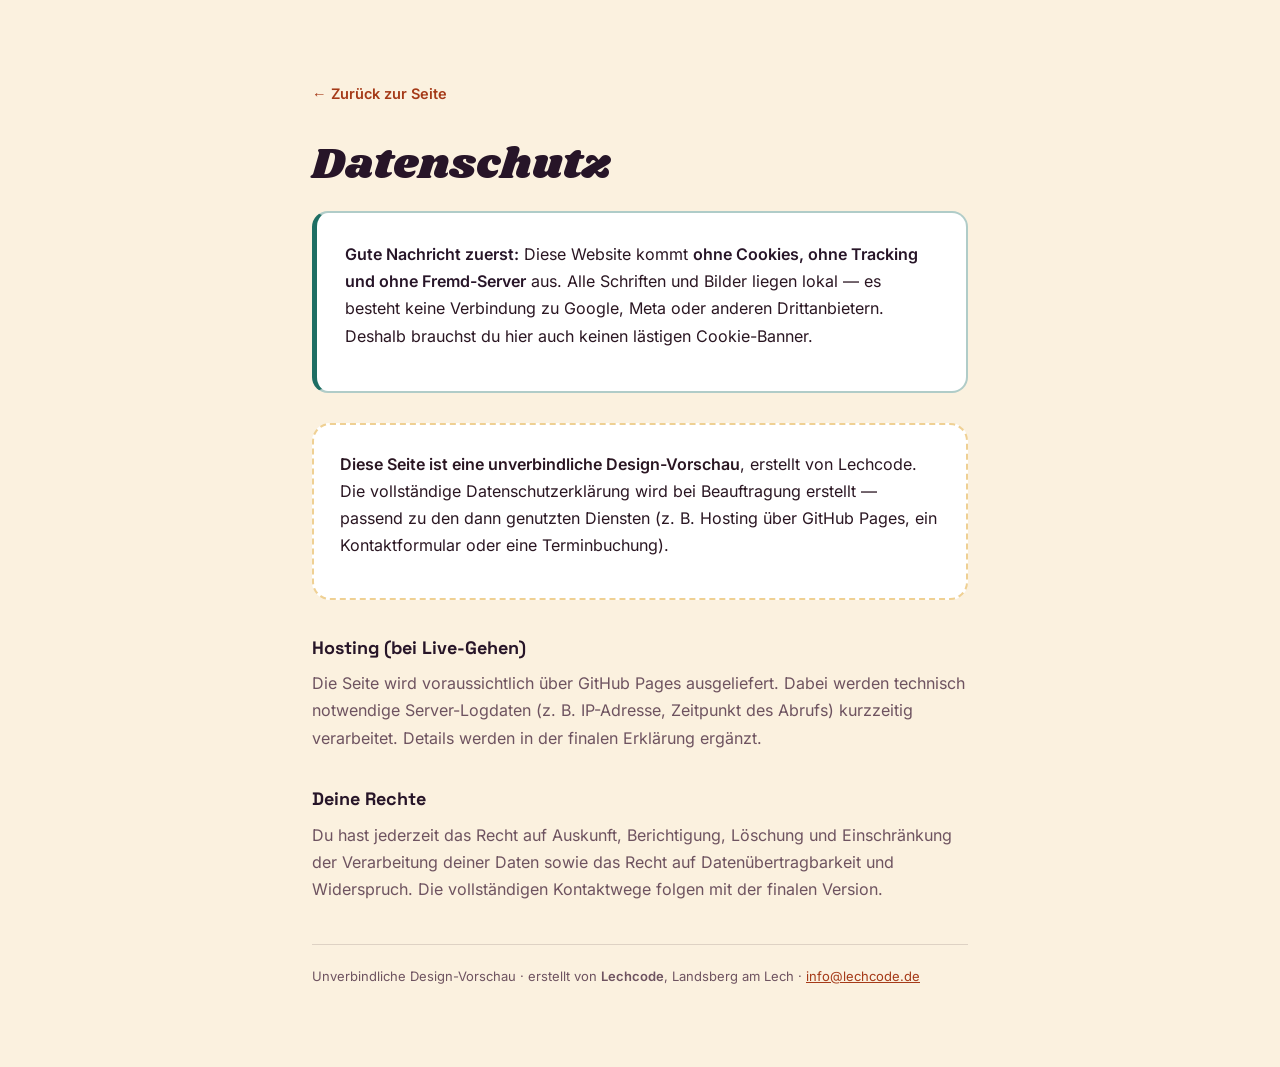
<file: datenschutz.html>
<!doctype html>
<html lang="de">
<head>
<meta charset="utf-8">
<meta name="viewport" content="width=device-width, initial-scale=1">
<meta name="robots" content="noindex, nofollow">
<title>Datenschutz | MOCCA Mode Cult Secondhand</title>
<link rel="icon" href="data:image/svg+xml,%3Csvg xmlns='http://www.w3.org/2000/svg' viewBox='0 0 32 32'%3E%3Crect width='32' height='32' rx='8' fill='%23271528'/%3E%3Ccircle cx='16' cy='16' r='6' fill='%23F2913D'/%3E%3C/svg%3E">
<link rel="stylesheet" href="assets/fonts.css">
<style>
*{margin:0;padding:0;box-sizing:border-box}
:root{--creme:#FBF1DF;--ink:#2A1622;--soft:#6E5360;--terra:#A53A18;--aub:#271528;--gold:#8C610F;--line:rgba(42,22,34,.14);--petrol:#1E6E63}
body{background:var(--creme);color:var(--ink);font-family:'Inter','Inter Fallback',Arial,sans-serif;line-height:1.7;-webkit-font-smoothing:antialiased}
.wrap{max-width:720px;margin-inline:auto;padding:clamp(40px,8vw,80px) clamp(20px,5vw,32px)}
.back{display:inline-flex;align-items:center;gap:.5em;color:var(--terra);text-decoration:none;font-weight:600;font-size:14.5px;margin-bottom:34px}
.back:hover{text-decoration:underline}
h1{font-family:'Shrikhand',Georgia,serif;font-weight:400;font-size:clamp(30px,5vw,44px);line-height:1.1;margin-bottom:.5em;color:var(--aub)}
h2{font-family:'Space Grotesk',Arial,sans-serif;font-weight:700;font-size:18px;margin:1.8em 0 .4em;color:var(--aub)}
p{margin-bottom:.8em;color:var(--soft)}
.gut{background:#fff;border:2px solid rgba(30,110,99,.35);border-left:5px solid var(--petrol);border-radius:16px;padding:clamp(20px,3vw,28px);margin-bottom:30px}
.gut p{color:var(--ink)}.gut b{color:var(--aub)}
.hinweis{background:#fff;border:2px dashed rgba(228,177,76,.6);border-radius:18px;padding:clamp(18px,3vw,26px);margin-bottom:30px}
.hinweis p{color:var(--ink)}
.foot{margin-top:40px;padding-top:20px;border-top:1px solid var(--line);font-size:13px;color:var(--soft)}
.foot a{color:var(--terra)}
a{color:var(--terra)}
</style>
</head>
<body>
<div class="wrap">
  <a class="back" href="index.html">← Zurück zur Seite</a>
  <h1>Datenschutz</h1>

  <div class="gut">
    <p><b>Gute Nachricht zuerst:</b> Diese Website kommt <b>ohne Cookies, ohne Tracking und ohne Fremd-Server</b> aus. Alle Schriften und Bilder liegen lokal — es besteht keine Verbindung zu Google, Meta oder anderen Drittanbietern. Deshalb brauchst du hier auch keinen lästigen Cookie-Banner.</p>
  </div>

  <div class="hinweis">
    <p><b>Diese Seite ist eine unverbindliche Design-Vorschau</b>, erstellt von Lechcode. Die vollständige Datenschutzerklärung wird bei Beauftragung erstellt — passend zu den dann genutzten Diensten (z. B. Hosting über GitHub Pages, ein Kontaktformular oder eine Terminbuchung).</p>
  </div>

  <h2>Hosting (bei Live-Gehen)</h2>
  <p>Die Seite wird voraussichtlich über GitHub Pages ausgeliefert. Dabei werden technisch notwendige Server-Logdaten (z. B. IP-Adresse, Zeitpunkt des Abrufs) kurzzeitig verarbeitet. Details werden in der finalen Erklärung ergänzt.</p>

  <h2>Deine Rechte</h2>
  <p>Du hast jederzeit das Recht auf Auskunft, Berichtigung, Löschung und Einschränkung der Verarbeitung deiner Daten sowie das Recht auf Datenübertragbarkeit und Widerspruch. Die vollständigen Kontaktwege folgen mit der finalen Version.</p>

  <div class="foot">
    Unverbindliche Design-Vorschau · erstellt von <b>Lechcode</b>, Landsberg am Lech · <a href="mailto:info@lechcode.de">info@lechcode.de</a>
  </div>
</div>
</body>
</html>
</file>
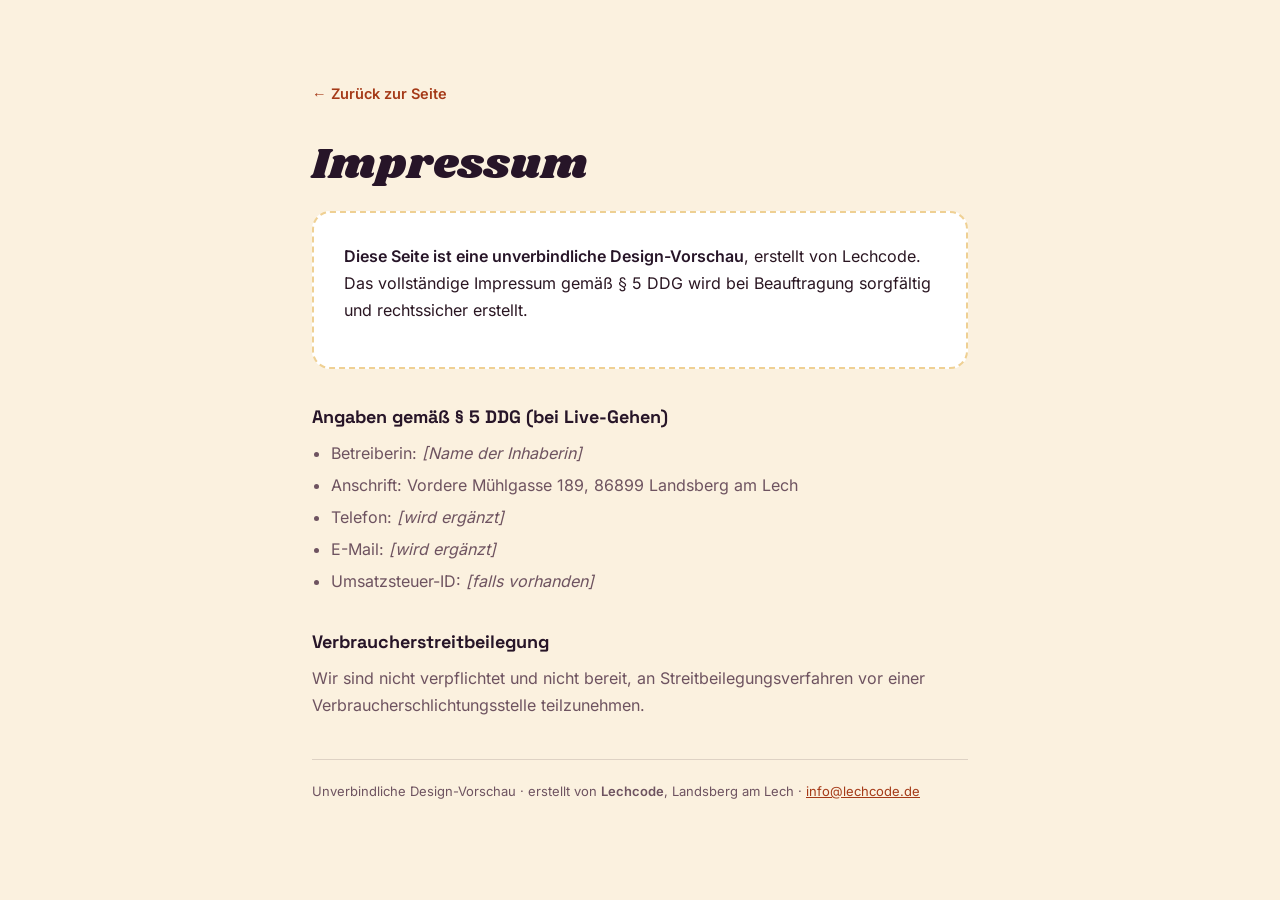
<file: impressum.html>
<!doctype html>
<html lang="de">
<head>
<meta charset="utf-8">
<meta name="viewport" content="width=device-width, initial-scale=1">
<meta name="robots" content="noindex, nofollow">
<title>Impressum | MOCCA Mode Cult Secondhand</title>
<link rel="icon" href="data:image/svg+xml,%3Csvg xmlns='http://www.w3.org/2000/svg' viewBox='0 0 32 32'%3E%3Crect width='32' height='32' rx='8' fill='%23271528'/%3E%3Ccircle cx='16' cy='16' r='6' fill='%23F2913D'/%3E%3C/svg%3E">
<link rel="stylesheet" href="assets/fonts.css">
<style>
*{margin:0;padding:0;box-sizing:border-box}
:root{--creme:#FBF1DF;--ink:#2A1622;--soft:#6E5360;--terra:#A53A18;--aub:#271528;--gold:#8C610F;--line:rgba(42,22,34,.14)}
body{background:var(--creme);color:var(--ink);font-family:'Inter','Inter Fallback',Arial,sans-serif;line-height:1.7;-webkit-font-smoothing:antialiased}
.wrap{max-width:720px;margin-inline:auto;padding:clamp(40px,8vw,80px) clamp(20px,5vw,32px)}
.back{display:inline-flex;align-items:center;gap:.5em;color:var(--terra);text-decoration:none;font-weight:600;font-size:14.5px;margin-bottom:34px}
.back:hover{text-decoration:underline}
h1{font-family:'Shrikhand',Georgia,serif;font-weight:400;font-size:clamp(30px,5vw,44px);line-height:1.1;margin-bottom:.5em;color:var(--aub)}
h2{font-family:'Space Grotesk',Arial,sans-serif;font-weight:700;font-size:18px;margin:1.8em 0 .4em;color:var(--aub)}
p{margin-bottom:.8em;color:var(--soft)}
.hinweis{background:#fff;border:2px dashed rgba(228,177,76,.6);border-radius:18px;padding:clamp(20px,3vw,30px);margin-bottom:30px}
.hinweis p{color:var(--ink)}
.hinweis b{color:var(--aub)}
ul{margin:.4em 0 1em 1.2em;color:var(--soft)}
li{margin-bottom:.3em}
.foot{margin-top:40px;padding-top:20px;border-top:1px solid var(--line);font-size:13px;color:var(--soft)}
.foot a{color:var(--terra)}
a{color:var(--terra)}
</style>
</head>
<body>
<div class="wrap">
  <a class="back" href="index.html">← Zurück zur Seite</a>
  <h1>Impressum</h1>

  <div class="hinweis">
    <p><b>Diese Seite ist eine unverbindliche Design-Vorschau</b>, erstellt von Lechcode. Das vollständige Impressum gemäß § 5 DDG wird bei Beauftragung sorgfältig und rechtssicher erstellt.</p>
  </div>

  <h2>Angaben gemäß § 5 DDG (bei Live-Gehen)</h2>
  <ul>
    <li>Betreiberin: <em>[Name der Inhaberin]</em></li>
    <li>Anschrift: Vordere Mühlgasse 189, 86899 Landsberg am Lech</li>
    <li>Telefon: <em>[wird ergänzt]</em></li>
    <li>E-Mail: <em>[wird ergänzt]</em></li>
    <li>Umsatzsteuer-ID: <em>[falls vorhanden]</em></li>
  </ul>

  <h2>Verbraucherstreitbeilegung</h2>
  <p>Wir sind nicht verpflichtet und nicht bereit, an Streitbeilegungsverfahren vor einer Verbraucherschlichtungsstelle teilzunehmen.</p>

  <div class="foot">
    Unverbindliche Design-Vorschau · erstellt von <b>Lechcode</b>, Landsberg am Lech · <a href="mailto:info@lechcode.de">info@lechcode.de</a>
  </div>
</div>
</body>
</html>
</file>
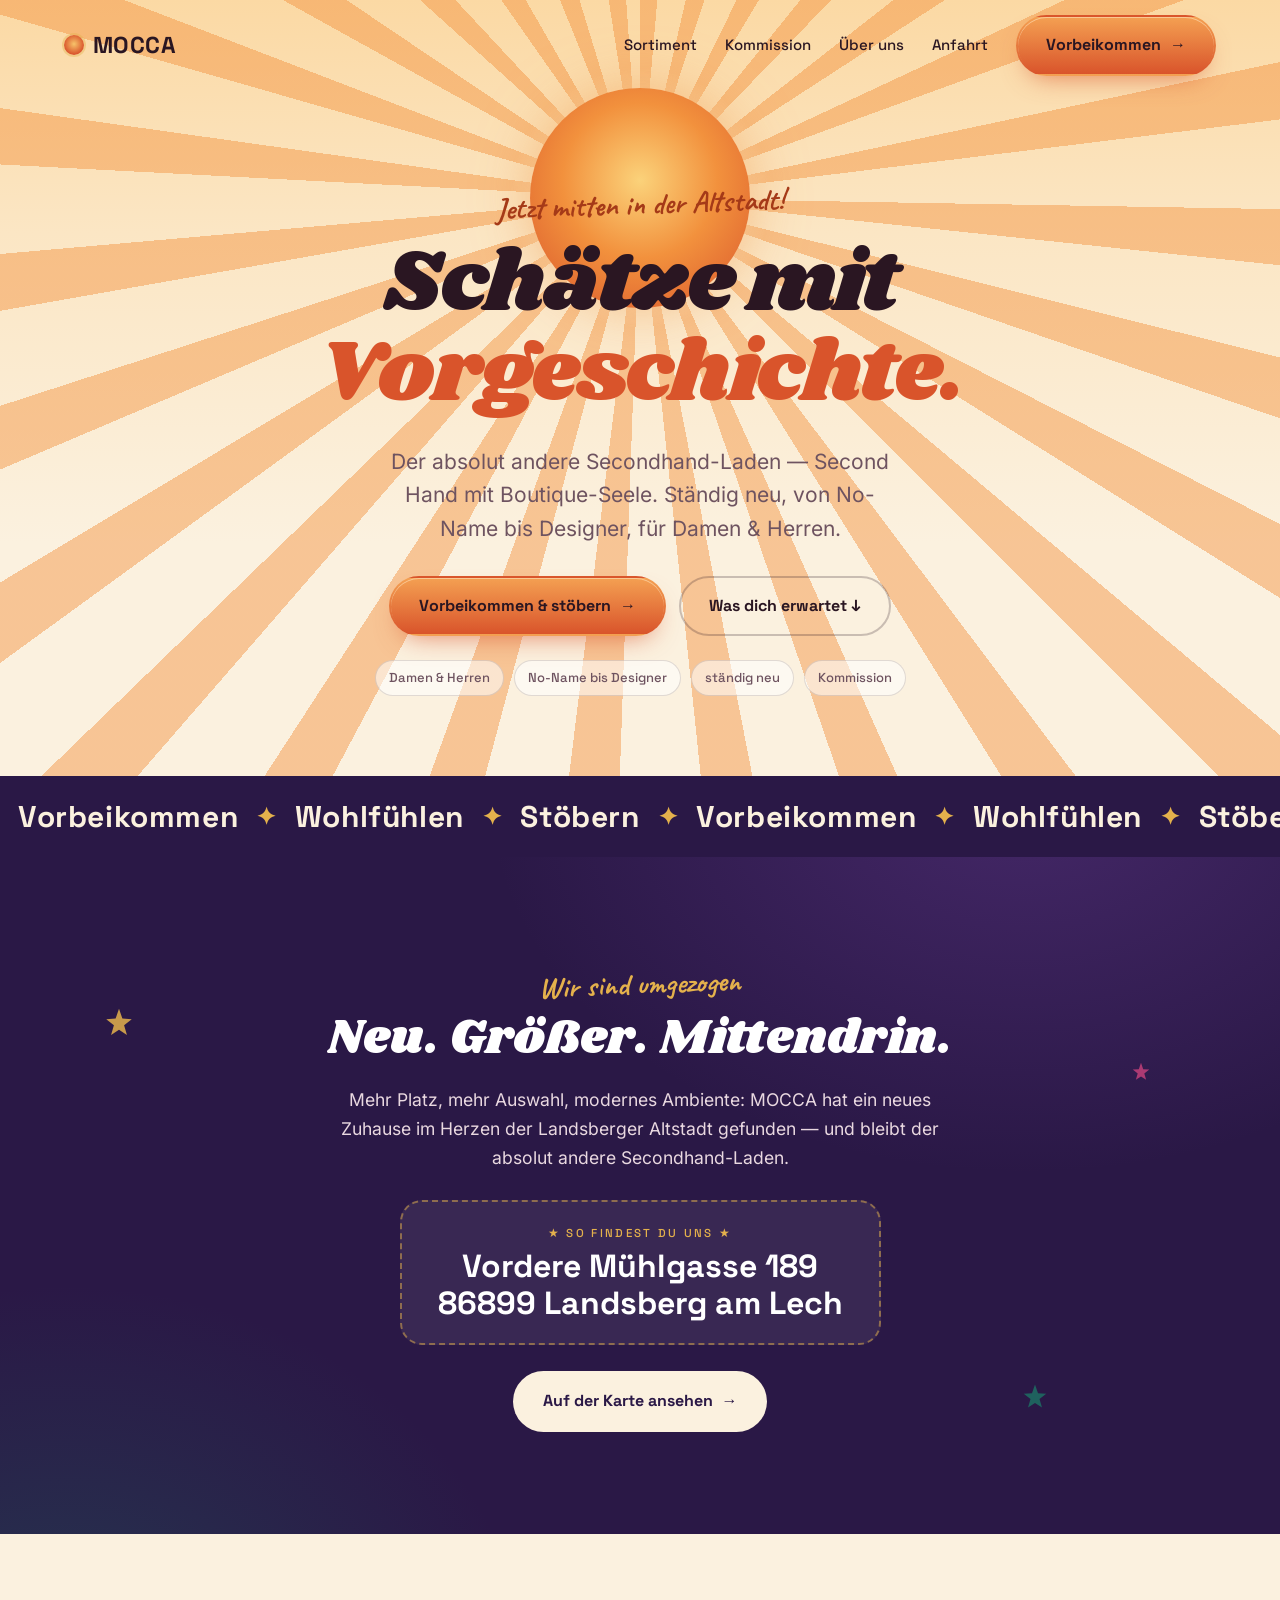
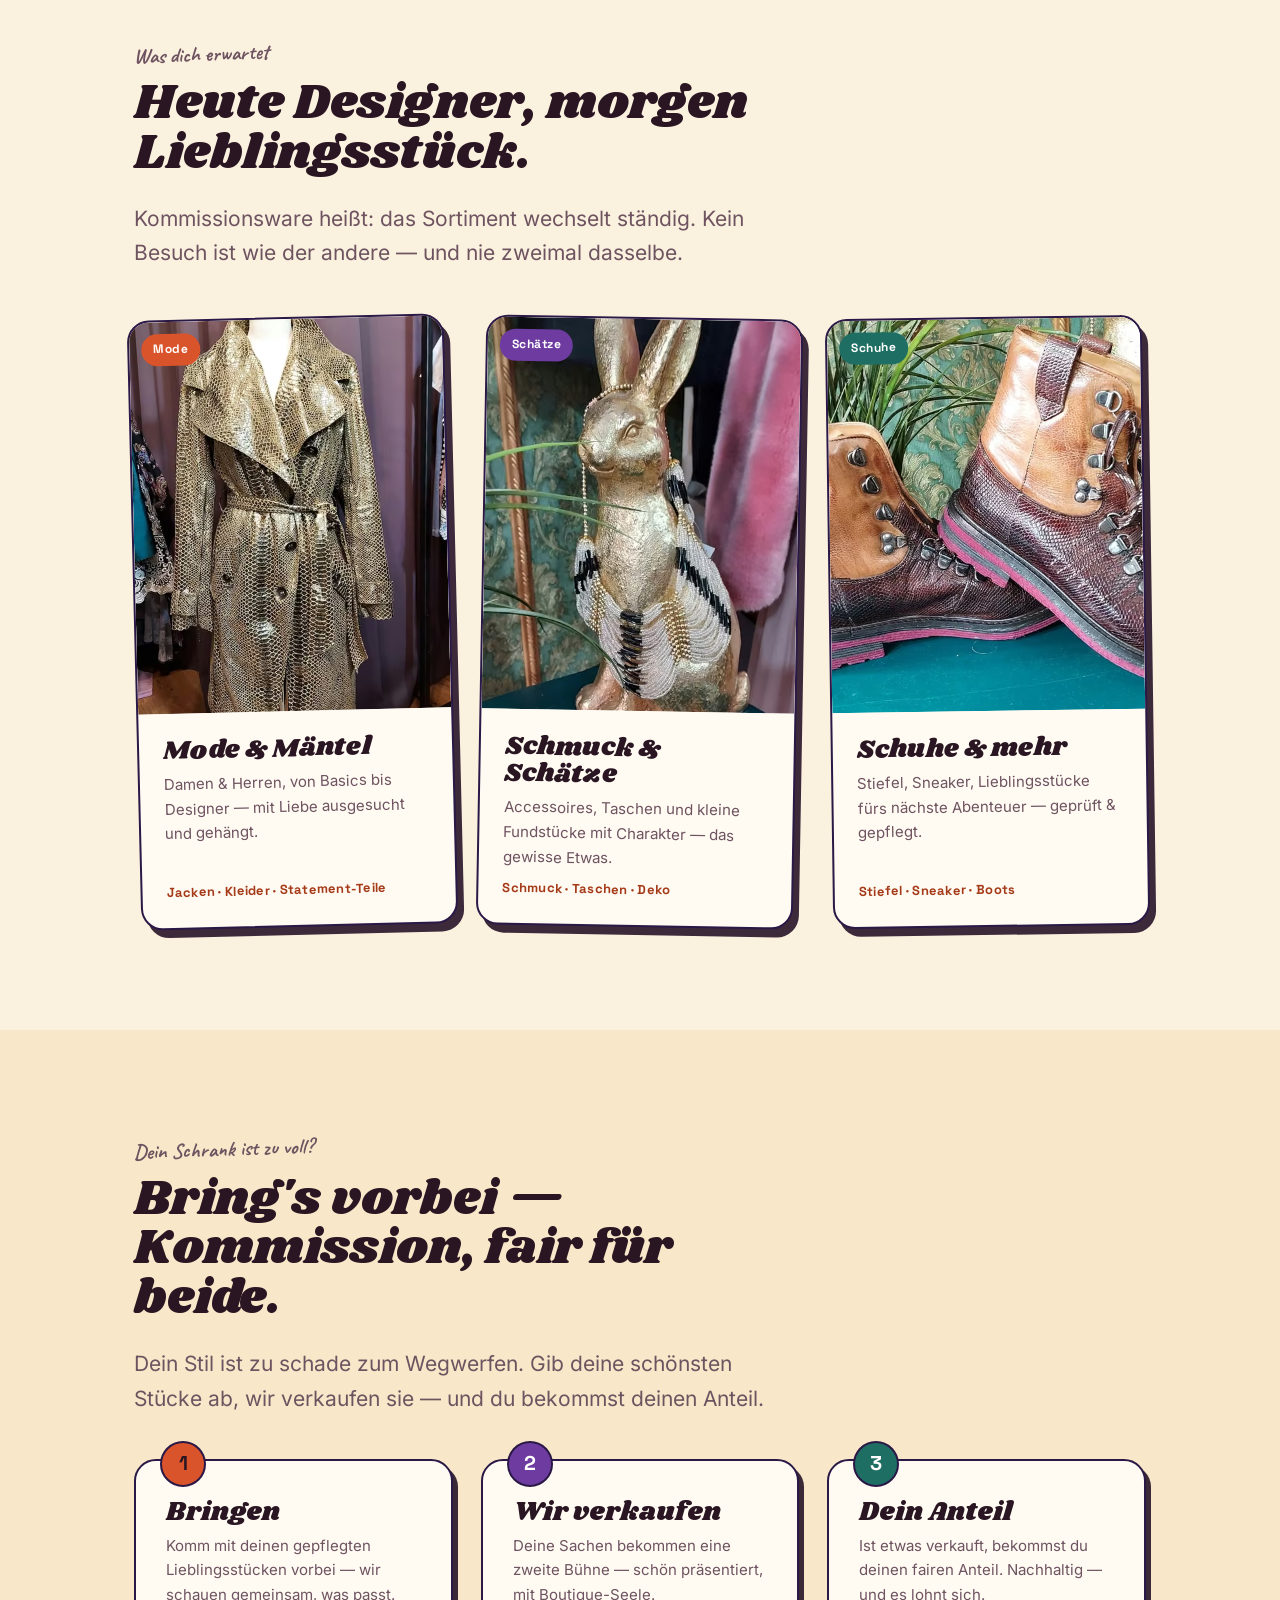
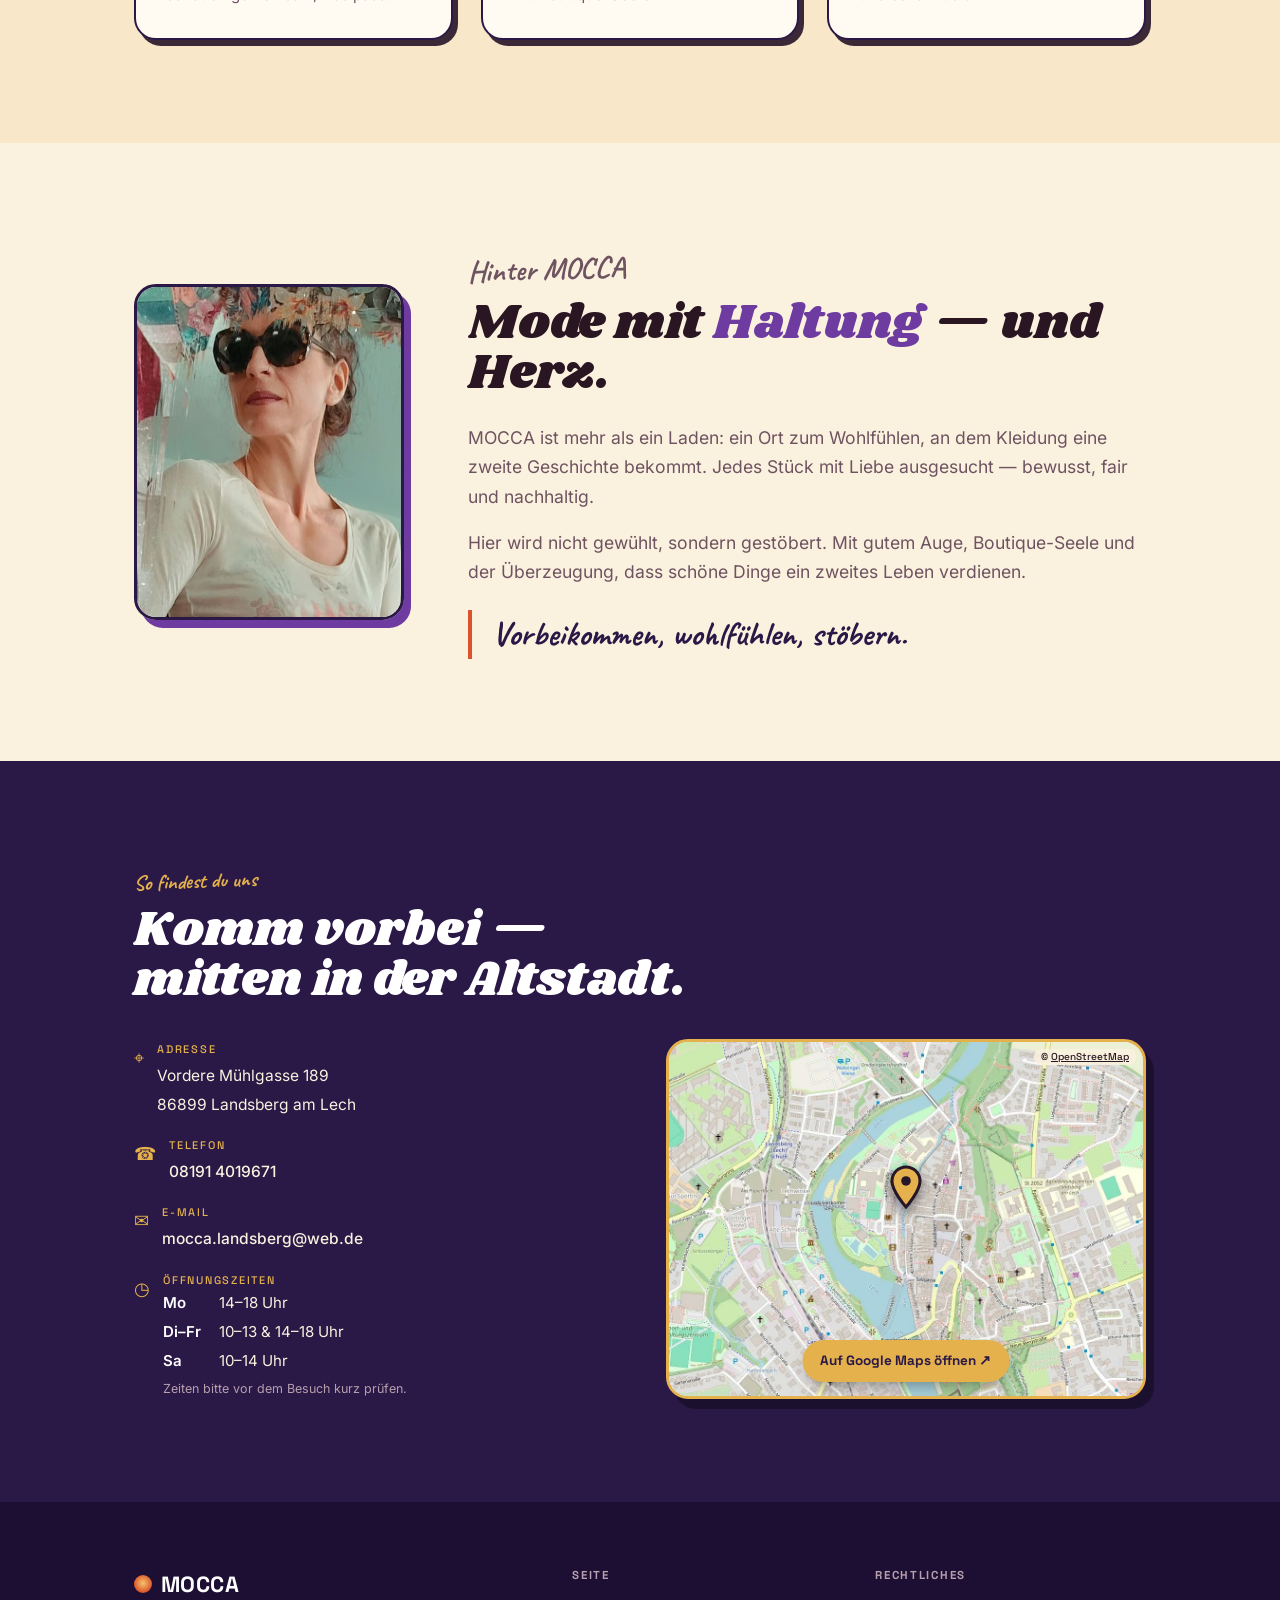
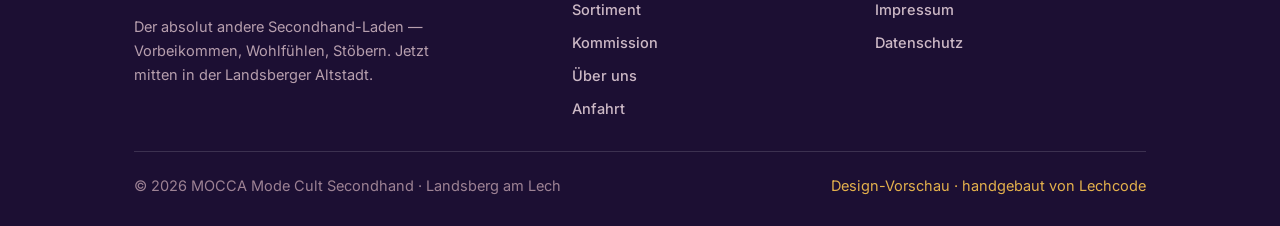
<file: v2.html>
<!doctype html>
<!--
  MOCCA Mode Cult Secondhand · Landsberg am Lech
  DESIGN-VORSCHAU · Richtung B „Wild Heart" — V2 (bildschirmfüllende Strahlen + Retro-Dunkellila) · Lechcode · Single-File, kein Build
  KALT-Demo: Texte neu aus Fakten der Altseite. Bilder: Marions eigene Fotos (Rechte vor Go-Live klären).
  [KLÄREN] = noch von Marion zu bestätigen. noindex bis Beauftragung + Rechtsseiten + Freigabe.
-->
<html lang="de">
<head>
<meta charset="utf-8">
<meta name="viewport" content="width=device-width, initial-scale=1">
<script>document.documentElement.classList.add('js');if(location.search.indexOf('foto')>-1)document.documentElement.classList.add('foto')</script>
<meta name="robots" content="noindex, nofollow">
<title>MOCCA · Mode Cult Secondhand — Landsberg am Lech</title>
<meta name="description" content="MOCCA Mode Cult Secondhand: der absolut andere Secondhand-Laden — Vorbeikommen, Wohlfühlen, Stöbern. Ständig neu, von No-Name bis Designer. Jetzt mitten in der Landsberger Altstadt.">
<meta name="theme-color" content="#271528">
<meta property="og:type" content="website">
<meta property="og:locale" content="de_DE">
<meta property="og:site_name" content="MOCCA Mode Cult Secondhand">
<meta property="og:url" content="https://lechcode.github.io/mocca-vorschau/">
<meta property="og:title" content="MOCCA — der absolut andere Secondhand-Laden">
<meta property="og:description" content="Vorbeikommen · Wohlfühlen · Stöbern — jetzt mitten in der Landsberger Altstadt. Ständig neu, von No-Name bis Designer.">
<meta property="og:image" content="https://lechcode.github.io/mocca-vorschau/assets/og.jpg">
<meta property="og:image:width" content="1200">
<meta property="og:image:height" content="630">
<meta name="twitter:card" content="summary_large_image">
<meta name="twitter:image" content="https://lechcode.github.io/mocca-vorschau/assets/og.jpg">
<link rel="icon" href="data:image/svg+xml,%3Csvg xmlns='http://www.w3.org/2000/svg' viewBox='0 0 32 32'%3E%3Crect width='32' height='32' rx='8' fill='%23271528'/%3E%3Ccircle cx='16' cy='16' r='6' fill='%23F2913D'/%3E%3Cg stroke='%23E4B14C' stroke-width='1.6'%3E%3Cpath d='M16 3v3M16 26v3M3 16h3M26 16h3M6 6l2 2M24 24l2 2M26 6l-2 2M6 26l2-2'/%3E%3C/g%3E%3C/svg%3E">
<link rel="preload" as="font" type="font/woff2" href="assets/fonts/shrikhand-400.woff2" crossorigin>
<link rel="preload" as="font" type="font/woff2" href="assets/fonts/inter-400.woff2" crossorigin>
<link rel="stylesheet" href="assets/fonts.css">
<style>
*{margin:0;padding:0;box-sizing:border-box}
:root{
  --creme:#FBF1DF; --creme2:#F8E7C8; --paper:#FFFBF3;
  --aubergine:#2A1846; --aub2:#3d2560;
  --ink:#2A1622; --ink-soft:#6E5360;
  --terracotta:#D9542B; --terra-deep:#A53A18; --mandarine:#F2913D;
  --magenta:#6E3CA0; --magenta-deep:#572E84; --petrol:#1E6E63; --gold:#E4B14C; --gold-deep:#8C610F;
  --line:rgba(42,22,34,.14); --line-strong:rgba(42,22,34,.24);
  --display:'Space Grotesk',Arial,sans-serif;
  --head:'Shrikhand',Georgia,serif;
  --head-weight:400; --head-spacing:0;
  --body:'Inter','Inter Fallback',Arial,sans-serif;
  --script:'Caveat','Segoe Script',cursive;
  --s0:clamp(16px, .35vw + 15px, 17.5px);
  --s1:clamp(18px, .7vw + 15.5px, 21px);
  --h3:clamp(21px, 1vw + 16px, 26px);
  --h2:clamp(30px, 2.6vw + 18px, 48px);
  --h1:clamp(40px, 6vw + 16px, 86px);
  --maxw:1140px; --gut:clamp(20px, 5vw, 72px);
  --ease:cubic-bezier(.22,.61,.36,1); --r:14px; --r-lg:22px; --r-pill:999px;
}
html{scroll-behavior:smooth;scroll-padding-top:80px}
@media (prefers-reduced-motion:reduce){html{scroll-behavior:auto}}
body{background:var(--creme);color:var(--ink);font-family:var(--body);font-size:var(--s0);line-height:1.66;-webkit-font-smoothing:antialiased;text-rendering:optimizeLegibility;overflow-x:hidden}
h1,h2,h3{font-family:var(--head);font-weight:var(--head-weight);line-height:1.04;letter-spacing:var(--head-spacing);color:var(--ink)}
p{max-width:62ch}
a{color:var(--terra-deep);text-decoration:none;font-weight:500}
a:hover{text-decoration:underline;text-underline-offset:3px}
img{display:block;max-width:100%}
picture{display:block}
::selection{background:var(--magenta);color:#fff}
.wrap{max-width:var(--maxw);margin-inline:auto;padding-inline:var(--gut)}
.sec{padding-block:clamp(58px, 8vw, 116px);position:relative}
.eyebrow{font-family:var(--script);font-weight:700;font-size:clamp(22px,2.4vw,30px);color:var(--terra-deep);display:inline-block;transform:rotate(-2deg)}
.kicker{font-family:var(--display);font-weight:700;font-size:12.5px;letter-spacing:.2em;text-transform:uppercase;color:var(--magenta-deep)}
.lede{font-size:var(--s1);color:var(--ink-soft);line-height:1.6}
.sec-head{max-width:60ch}
.sec-head h2{font-size:var(--h2);margin:.18em 0 .45em}
.sec-head p{font-size:var(--s1);color:var(--ink-soft)}
:focus-visible{outline:none;box-shadow:0 0 0 3px rgba(194,64,122,.55);border-radius:6px}

.btn{display:inline-flex;align-items:center;gap:.55em;font-family:var(--display);font-weight:700;font-size:16px;padding:15px 28px;border-radius:var(--r-pill);min-height:50px;border:2px solid transparent;cursor:pointer;transition:transform .22s var(--ease),background .22s,color .22s,border-color .22s,box-shadow .22s}
.btn .ar{transition:transform .22s var(--ease)}.btn:hover .ar{transform:translateX(3px)}
.btn-primary{background:linear-gradient(180deg,#F4A052,var(--terracotta));color:#2A1622;box-shadow:0 12px 26px -12px rgba(217,84,43,.7),inset 0 1px 0 rgba(255,228,190,.6)}
.btn-primary:hover{transform:translateY(-2px);text-decoration:none;color:#2A1622;box-shadow:0 18px 34px -14px rgba(217,84,43,.8),inset 0 1px 0 rgba(255,228,190,.6)}
.btn-ghost{border-color:var(--line-strong);color:var(--ink)}
.btn-ghost:hover{border-color:var(--aubergine);color:var(--aubergine);transform:translateY(-2px);text-decoration:none}
.btn-light{background:var(--creme);color:var(--aubergine)}
.btn-light:hover{background:#fff;transform:translateY(-2px);text-decoration:none;color:var(--aubergine)}

/* NAV */
.nav{position:fixed;inset:0 0 auto;z-index:50;display:flex;align-items:center;justify-content:space-between;gap:20px;padding:15px var(--gut);transition:background .3s,box-shadow .3s,padding .3s}
.nav.scrolled{background:rgba(42,24,70,.93);backdrop-filter:blur(12px);padding-block:10px}
.nav.scrolled .brand b,.nav.scrolled .navlinks a:not(.btn){color:var(--creme)}
.nav.scrolled .burger span{background:var(--creme)}
.brand{display:flex;align-items:center;gap:9px}
.brand .sun{width:20px;height:20px;border-radius:50%;background:radial-gradient(circle at 50% 45%,#F7C36A,var(--terracotta) 70%);box-shadow:0 0 0 2px rgba(228,177,76,.4)}
.brand b{font-family:var(--display);font-weight:700;font-size:23px;letter-spacing:.02em;color:var(--ink)}
.navlinks{display:flex;align-items:center;gap:28px}
.navlinks a:not(.btn){font-family:var(--display);font-size:15px;font-weight:500;color:var(--ink)}
.navlinks a:not(.btn):hover{text-decoration:none;color:var(--terra-deep)}
.nav.scrolled .navlinks a:not(.btn):hover{color:var(--gold)}
.burger{display:none;width:46px;height:46px;border:2px solid var(--line-strong);border-radius:12px;background:none;cursor:pointer;flex-direction:column;justify-content:center;gap:5px}
.burger span{height:2px;width:20px;background:var(--ink);margin-inline:auto;transition:.3s}
.menu-open .burger span:nth-child(1){transform:translateY(7px) rotate(45deg)}
.menu-open .burger span:nth-child(2){opacity:0}
.menu-open .burger span:nth-child(3){transform:translateY(-7px) rotate(-45deg)}

/* HERO */
.hero{position:relative;overflow:hidden;text-align:center;padding-top:clamp(130px,20vh,210px);padding-bottom:clamp(40px,7vw,80px);
  background:linear-gradient(180deg,#FBD9A4 0%,#FBE6C4 30%,var(--creme) 70%)}
.sun-rays,.sun-core{position:absolute;left:50%;top:clamp(120px,22vh,260px);transform:translate(-50%,-50%);pointer-events:none;z-index:0}
.sun-rays{width:240vmax;height:240vmax;
  background:repeating-conic-gradient(from 0deg, rgba(242,145,61,.46) 0deg 5deg, rgba(242,145,61,0) 5deg 13deg);
  -webkit-mask:radial-gradient(circle, transparent 3%, #000 6%, #000 72%, transparent 86%);
  mask:radial-gradient(circle, transparent 3%, #000 6%, #000 72%, transparent 86%);
  animation:spin 140s linear infinite}
.sun-core{width:min(46vw,220px);aspect-ratio:1;border-radius:50%;
  background:radial-gradient(circle at 50% 42%,#FBD27A 0%,#F2913D 46%,#D9542B 100%);
  box-shadow:0 0 60px -6px rgba(242,145,61,.6)}
@keyframes spin{to{transform:translate(-50%,-50%) rotate(360deg)}}
.hero-in{position:relative;z-index:1;max-width:900px;margin-inline:auto}
.hero h1{font-size:var(--h1);margin:.12em 0 .3em;letter-spacing:-.03em}
.hero h1 .pop{color:var(--terracotta)}
.hero .lede{max-width:40ch;margin-inline:auto}
.hero-cta{display:flex;flex-wrap:wrap;gap:13px;justify-content:center;margin-top:30px}
.hero-tags{margin-top:24px;display:flex;flex-wrap:wrap;gap:8px 10px;justify-content:center}
.hero-tags span{font-family:var(--display);font-size:13px;font-weight:500;color:var(--ink-soft);background:rgba(255,255,255,.55);border:1px solid var(--line);border-radius:var(--r-pill);padding:6px 13px}

/* WAVE */
.wave{display:block;width:100%;height:auto}

/* MARQUEE */
.marquee{background:var(--aubergine);color:var(--creme);overflow:hidden;padding:16px 0;border-block:0}
.marquee .track{display:flex;width:max-content;animation:slide 26s linear infinite}
.marquee .grp{display:inline-flex;align-items:center;font-family:var(--display);font-weight:700;font-size:clamp(19px,2.6vw,30px);letter-spacing:.02em;white-space:nowrap}
.marquee .grp b{padding:0 18px;color:var(--creme);font-weight:700}
.marquee .grp .st{color:var(--gold);font-size:.8em}
@keyframes slide{to{transform:translateX(-50%)}}

/* UMZUG */
.umzug{background:radial-gradient(70vmax 50vmax at 80% -10%,rgba(120,70,170,.34),transparent 60%),radial-gradient(60vmax 50vmax at 5% 120%,rgba(30,110,99,.34),transparent 60%),var(--aubergine);color:var(--creme);text-align:center;overflow:hidden}
.umzug .wrap{position:relative;z-index:1;max-width:780px}
.umzug .eyebrow{color:var(--gold)}
.umzug h2{color:#fff;font-size:var(--h2);margin:.12em 0 .4em}
.umzug p{margin-inline:auto;color:#E9D8E0}
.umzug .star{position:absolute;pointer-events:none;opacity:.85;z-index:0}
.adresskarte{margin:28px auto 0;display:inline-flex;flex-direction:column;gap:5px;background:rgba(255,255,255,.07);border:2px dashed rgba(228,177,76,.5);border-radius:var(--r-lg);padding:22px 36px}
.adresskarte .k{font-family:var(--display);font-size:11.5px;letter-spacing:.2em;text-transform:uppercase;color:var(--gold)}
.adresskarte .a{font-family:var(--display);font-weight:700;font-size:clamp(22px,3vw,32px);color:#fff;line-height:1.15}
.umzug .btn-light{margin-top:26px}

/* SORTIMENT */
.karten{display:grid;grid-template-columns:repeat(3,1fr);gap:clamp(18px,2.4vw,30px);margin-top:46px}
.karte{background:var(--paper);border:2px solid var(--aubergine);border-radius:var(--r-lg);overflow:hidden;display:flex;flex-direction:column;box-shadow:6px 8px 0 rgba(39,21,40,.9);transition:transform .26s var(--ease),box-shadow .26s var(--ease)}
.karte:nth-child(1){transform:rotate(-1.4deg)}
.karte:nth-child(2){transform:rotate(1deg)}
.karte:nth-child(3){transform:rotate(-.8deg)}
.js .karte:hover{transform:rotate(0) translateY(-4px);box-shadow:10px 14px 0 rgba(39,21,40,.92)}
.karte figure{position:relative;aspect-ratio:4/5;overflow:hidden;background:var(--creme2)}
.karte figure picture{display:block;width:100%;height:100%}
.karte img{width:100%;height:100%;object-fit:cover}
.karte .tab{position:absolute;left:12px;top:12px;font-family:var(--display);font-weight:700;font-size:12px;letter-spacing:.04em;color:#fff;padding:6px 12px;border-radius:var(--r-pill)}
.karte:nth-child(1) .tab{background:var(--terracotta)}
.karte:nth-child(2) .tab{background:var(--magenta)}
.karte:nth-child(3) .tab{background:var(--petrol)}
.karte-body{padding:clamp(18px,2vw,24px);display:flex;flex-direction:column;gap:8px;flex:1}
.karte h3{font-size:var(--h3)}
.karte p{color:var(--ink-soft);font-size:15px;flex-grow:1}
.karte .mehr{font-family:var(--display);font-weight:700;font-size:13px;color:var(--terra-deep);letter-spacing:.02em}

/* KOMMISSION */
.komm{background:var(--creme2)}
.komm-grid{display:grid;grid-template-columns:repeat(3,1fr);gap:clamp(16px,3vw,28px);margin-top:42px;counter-reset:c}
.kstep{background:var(--paper);border:2px solid var(--aubergine);border-radius:var(--r-lg);padding:clamp(22px,2.4vw,30px);position:relative;box-shadow:5px 6px 0 rgba(39,21,40,.9)}
.kstep::before{counter-increment:c;content:counter(c);position:absolute;top:-20px;left:24px;width:42px;height:42px;border-radius:50%;background:var(--terracotta);color:#2A1622;font-family:var(--display);font-weight:700;font-size:20px;display:grid;place-items:center;border:2px solid var(--aubergine)}
.kstep:nth-child(2)::before{background:var(--magenta);color:#fff}
.kstep:nth-child(3)::before{background:var(--petrol);color:#fff}
.kstep h3{font-size:var(--h3);margin:8px 0 8px}
.kstep p{color:var(--ink-soft);font-size:15px}

/* ÜBER */
.ueber-grid{display:grid;grid-template-columns:auto 1fr;gap:clamp(30px,5vw,66px);align-items:center}
.ueber-fig{position:relative;width:270px;max-width:100%;justify-self:center}
.ueber-fig img{width:100%;height:auto;border-radius:var(--r-lg);border:3px solid var(--aubergine);box-shadow:7px 8px 0 var(--magenta)}
.ueber-text h2{font-size:var(--h2);margin:.1em 0 .5em}
.ueber-text h2 .pop{color:var(--magenta)}
.ueber-text p+p{margin-top:1em}.ueber-text p{color:var(--ink-soft)}
.leitzitat{margin-top:24px;border-left:4px solid var(--terracotta);padding:4px 0 4px 20px}
.leitzitat blockquote{font-family:var(--script);font-size:clamp(24px,3vw,34px);color:var(--aubergine);max-width:30ch;line-height:1.2}

/* ANFAHRT */
.anfahrt{background:var(--aubergine);color:var(--creme)}
.anfahrt .eyebrow{color:var(--gold)}
.anfahrt h2{color:#fff;font-size:var(--h2)}
.af-grid{display:grid;grid-template-columns:1fr 1fr;gap:clamp(24px,4vw,52px);margin-top:32px;align-items:center}
.af-info{display:grid;gap:18px}
.af-line{display:grid;grid-template-columns:auto 1fr;gap:13px;align-items:start}
.af-line .ic{color:var(--gold);margin-top:3px;font-size:18px}
.af-line .lab{font-family:var(--display);font-size:11px;letter-spacing:.16em;text-transform:uppercase;color:var(--gold);display:block;margin-bottom:2px}
.af-line .v{font-size:15.5px;color:var(--creme);line-height:1.55}.af-line a{color:#fff}
.zeiten{display:grid;grid-template-columns:auto 1fr;gap:4px 18px;font-size:15px;color:var(--creme)}
.zeiten b{color:#fff;font-weight:700}
.mapcard{position:relative;aspect-ratio:4/3;border-radius:var(--r-lg);overflow:hidden;border:3px solid var(--gold);box-shadow:8px 10px 0 rgba(0,0,0,.35);background:#e9e3d6}
.mapcard .mapimg{position:absolute;inset:0;width:100%;height:100%;object-fit:cover;display:block}
.mapcard .map-link{position:absolute;inset:0;z-index:1}
.mapcard .pin{position:absolute;left:50%;top:50%;transform:translate(-50%,-100%);z-index:3;pointer-events:none}
.mapcard .pin svg{width:48px;height:48px;filter:drop-shadow(0 5px 7px rgba(0,0,0,.5))}
.mapcard .maps-btn{position:absolute;left:50%;bottom:14px;transform:translateX(-50%);display:inline-flex;align-items:center;gap:.45em;background:var(--gold);color:var(--aubergine);font-family:var(--display);font-weight:700;font-size:13.5px;padding:10px 18px;border-radius:var(--r-pill);box-shadow:0 8px 20px -8px rgba(0,0,0,.5);white-space:nowrap;z-index:3;pointer-events:none;transition:transform .25s,background .25s}
.mapcard:hover .maps-btn{transform:translateX(-50%) translateY(-2px);background:#eec265}
.mapcard .map-attrib{position:absolute;right:7px;top:7px;z-index:4;font-family:var(--display);font-size:10px;line-height:1;color:#2a1622;background:rgba(251,241,223,.85);padding:3px 7px;border-radius:7px}
.mapcard .map-attrib a{color:#2a1622;text-decoration:underline;font-weight:500}

/* FOOTER */
.mfoot{background:#1C0F33;color:#cdb9c6;padding-block:clamp(44px,6vw,64px) 28px;font-size:14.5px}
.mfoot .foot-top{display:grid;grid-template-columns:1.5fr 1fr 1fr;gap:32px;padding-bottom:30px;border-bottom:1px solid rgba(255,255,255,.14)}
.mfoot .brand b{color:#fff;font-family:var(--display);font-size:22px}
.mfoot p{color:#b79fae}
.mfoot h4{font-family:var(--display);font-size:11.5px;letter-spacing:.15em;text-transform:uppercase;color:#b79fae;margin-bottom:13px;font-weight:700}
.mfoot ul{list-style:none;display:grid;gap:9px}.mfoot a{color:#cdb9c6}.mfoot a:hover{color:#fff}
.mfoot .foot-bot{display:flex;flex-wrap:wrap;justify-content:space-between;gap:12px;padding-top:22px;color:#9d8294}
.mfoot .made{color:var(--gold)}

/* STICKY */
.sticky{display:none}

/* REVEAL */
.js .reveal{opacity:0;transform:translateY(20px);transition:opacity .7s var(--ease),transform .7s var(--ease)}
.js .reveal.in{opacity:1;transform:none}
@media (prefers-reduced-motion:reduce){.js .reveal{opacity:1!important;transform:none!important;transition:none}.sun-rays{animation:none!important}.marquee .track{animation:none!important}}
.foto .reveal{opacity:1!important;transform:none!important}.foto .sun-rays{animation:none!important}.foto .marquee .track{animation:none!important}

@media (max-width:900px){
  .navlinks{position:fixed;inset:0;background:var(--aubergine);flex-direction:column;justify-content:center;gap:26px;transform:translateX(100%);transition:transform .4s var(--ease);z-index:40}
  .navlinks a:not(.btn){font-size:24px;color:var(--creme)}
  .menu-open .navlinks{transform:none}.burger{display:flex;z-index:45}
  .ueber-grid,.af-grid{grid-template-columns:1fr}
  .karten,.komm-grid{grid-template-columns:1fr}
  .karte,.karte:nth-child(n){transform:none}
  .ueber-fig{width:210px;max-width:78%;margin-inline:auto}
  .mfoot .foot-top{grid-template-columns:1fr 1fr;gap:26px 22px}
  .mfoot .foot-top>div:first-child{grid-column:1/-1}
  .mfoot{padding-bottom:90px}
  .sticky{display:grid;grid-template-columns:repeat(3,1fr);position:fixed;inset:auto 0 0;z-index:60;background:var(--aubergine);box-shadow:0 -8px 24px -12px rgba(0,0,0,.5);padding-bottom:env(safe-area-inset-bottom)}
  .sticky a{display:flex;flex-direction:column;align-items:center;gap:3px;padding:9px 4px;color:var(--creme);font-family:var(--display);font-size:11.5px;font-weight:700;text-decoration:none}
  .sticky svg{width:20px;height:20px;color:var(--gold)}
}
</style>
</head>
<body>
<a href="#inhalt" class="btn" style="position:absolute;left:-9999px;top:8px;z-index:99" onfocus="this.style.left='8px'" onblur="this.style.left='-9999px'">Zum Inhalt springen</a>

<nav class="nav" id="nav" aria-label="Hauptnavigation">
  <a class="brand" href="#top" aria-label="MOCCA — Startseite"><span class="sun" aria-hidden="true"></span><b>MOCCA</b></a>
  <div class="navlinks" id="menu">
    <a href="#sortiment">Sortiment</a>
    <a href="#kommission">Kommission</a>
    <a href="#ueber">Über uns</a>
    <a href="#anfahrt">Anfahrt</a>
    <a href="#anfahrt" class="btn btn-primary">Vorbeikommen <span class="ar">→</span></a>
  </div>
  <button class="burger" id="burger" aria-label="Menü öffnen" aria-expanded="false" aria-controls="menu"><span></span><span></span><span></span></button>
</nav>

<main id="inhalt"><span id="top"></span>

<!-- HERO -->
<header class="hero">
  <div class="sun-rays" aria-hidden="true"></div>
  <div class="sun-core" aria-hidden="true"></div>
  <div class="wrap hero-in">
    <p class="eyebrow">Jetzt mitten in der Altstadt!</p>
    <h1>Schätze mit <span class="pop">Vorgeschichte.</span></h1>
    <p class="lede">Der absolut andere Secondhand-Laden — Second Hand mit Boutique-Seele. Ständig neu, von No-Name bis Designer, für Damen &amp; Herren.</p>
    <div class="hero-cta">
      <a href="#anfahrt" class="btn btn-primary">Vorbeikommen &amp; stöbern <span class="ar">→</span></a>
      <a href="#sortiment" class="btn btn-ghost">Was dich erwartet ↓</a>
    </div>
    <div class="hero-tags">
      <span>Damen &amp; Herren</span><span>No-Name bis Designer</span><span>ständig neu</span><span>Kommission</span>
    </div>
  </div>
</header>

<div class="marquee" aria-hidden="true">
  <div class="track">
    <div class="grp"><b>Vorbeikommen</b><span class="st">✦</span><b>Wohlfühlen</b><span class="st">✦</span><b>Stöbern</b><span class="st">✦</span><b>Vorbeikommen</b><span class="st">✦</span><b>Wohlfühlen</b><span class="st">✦</span><b>Stöbern</b><span class="st">✦</span></div>
    <div class="grp"><b>Vorbeikommen</b><span class="st">✦</span><b>Wohlfühlen</b><span class="st">✦</span><b>Stöbern</b><span class="st">✦</span><b>Vorbeikommen</b><span class="st">✦</span><b>Wohlfühlen</b><span class="st">✦</span><b>Stöbern</b><span class="st">✦</span></div>
  </div>
</div>

<!-- UMZUG -->
<section class="sec umzug" id="umzug">
  <svg class="star" style="left:8%;top:22%;width:34px" viewBox="0 0 24 24" fill="#E4B14C" aria-hidden="true"><path d="M12 2l2.4 6.9L21 9.3l-5.4 4.2 2 6.9L12 16.8 6.4 20.4l2-6.9L3 9.3l6.6-.4z"/></svg>
  <svg class="star" style="right:10%;top:30%;width:22px" viewBox="0 0 24 24" fill="#C2407A" aria-hidden="true"><path d="M12 2l2.4 6.9L21 9.3l-5.4 4.2 2 6.9L12 16.8 6.4 20.4l2-6.9L3 9.3l6.6-.4z"/></svg>
  <svg class="star" style="right:18%;bottom:18%;width:30px" viewBox="0 0 24 24" fill="#1E6E63" aria-hidden="true"><path d="M12 2l2.4 6.9L21 9.3l-5.4 4.2 2 6.9L12 16.8 6.4 20.4l2-6.9L3 9.3l6.6-.4z"/></svg>
  <div class="wrap reveal">
    <p class="eyebrow">Wir sind umgezogen</p>
    <h2>Neu. Größer. Mittendrin.</h2>
    <p>Mehr Platz, mehr Auswahl, modernes Ambiente: MOCCA hat ein neues Zuhause im Herzen der Landsberger Altstadt gefunden — und bleibt der absolut andere Secondhand-Laden.</p>
    <div class="adresskarte">
      <span class="k">★ So findest du uns ★</span>
      <span class="a">Vordere Mühlgasse 189<br>86899 Landsberg am Lech</span>
    </div>
    <div><a class="btn btn-light" href="#anfahrt">Auf der Karte ansehen <span class="ar">→</span></a></div>
  </div>
</section>

<!-- SORTIMENT -->
<section class="sec" id="sortiment">
  <div class="wrap">
    <div class="sec-head reveal">
      <p class="eyebrow">Was dich erwartet</p>
      <h2>Heute Designer, morgen Lieblingsstück.</h2>
      <p>Kommissionsware heißt: das Sortiment wechselt ständig. Kein Besuch ist wie der andere — und nie zweimal dasselbe.</p>
    </div>
    <div class="karten reveal">
      <article class="karte">
        <figure>
          <span class="tab">Mode</span>
          <picture>
            <source type="image/avif" srcset="assets/img/mantel-480.avif 480w, assets/img/mantel-720.avif 720w" sizes="(max-width:900px) 92vw, 340px">
            <source type="image/webp" srcset="assets/img/mantel-480.webp 480w, assets/img/mantel-720.webp 720w" sizes="(max-width:900px) 92vw, 340px">
            <img src="assets/img/mantel-720.jpg" width="1161" height="1451" loading="lazy" decoding="async" alt="Glänzender Designer-Mantel auf einer Büste">
          </picture>
        </figure>
        <div class="karte-body">
          <h3>Mode &amp; Mäntel</h3>
          <p>Damen &amp; Herren, von Basics bis Designer — mit Liebe ausgesucht und gehängt.</p>
          <span class="mehr">Jacken · Kleider · Statement-Teile</span>
        </div>
      </article>
      <article class="karte">
        <figure>
          <span class="tab">Schätze</span>
          <picture>
            <source type="image/avif" srcset="assets/img/schmuck-480.avif 480w, assets/img/schmuck-720.avif 720w" sizes="(max-width:900px) 92vw, 340px">
            <source type="image/webp" srcset="assets/img/schmuck-480.webp 480w, assets/img/schmuck-720.webp 720w" sizes="(max-width:900px) 92vw, 340px">
            <img src="assets/img/schmuck-720.jpg" width="1252" height="2048" loading="lazy" decoding="async" alt="Goldener Hase mit Perlenschmuck — dekorative Fundstücke">
          </picture>
        </figure>
        <div class="karte-body">
          <h3>Schmuck &amp; Schätze</h3>
          <p>Accessoires, Taschen und kleine Fundstücke mit Charakter — das gewisse Etwas.</p>
          <span class="mehr">Schmuck · Taschen · Deko</span>
        </div>
      </article>
      <article class="karte">
        <figure>
          <span class="tab">Schuhe</span>
          <picture>
            <source type="image/avif" srcset="assets/img/schuhe-480.avif 480w, assets/img/schuhe-720.avif 720w" sizes="(max-width:900px) 92vw, 340px">
            <source type="image/webp" srcset="assets/img/schuhe-480.webp 480w, assets/img/schuhe-720.webp 720w" sizes="(max-width:900px) 92vw, 340px">
            <img src="assets/img/schuhe-720.jpg" width="1046" height="1308" loading="lazy" decoding="async" alt="Hochwertige Lederstiefel im MOCCA Secondhand-Laden">
          </picture>
        </figure>
        <div class="karte-body">
          <h3>Schuhe &amp; mehr</h3>
          <p>Stiefel, Sneaker, Lieblingsstücke fürs nächste Abenteuer — geprüft &amp; gepflegt.</p>
          <span class="mehr">Stiefel · Sneaker · Boots</span>
        </div>
      </article>
    </div>
  </div>
</section>

<!-- KOMMISSION -->
<section class="sec komm" id="kommission">
  <div class="wrap">
    <div class="sec-head reveal" style="max-width:58ch">
      <p class="eyebrow">Dein Schrank ist zu voll?</p>
      <h2>Bring's vorbei — Kommission, fair für beide.</h2>
      <p>Dein Stil ist zu schade zum Wegwerfen. Gib deine schönsten Stücke ab, wir verkaufen sie — und du bekommst deinen Anteil.</p>
    </div>
    <div class="komm-grid reveal">
      <div class="kstep"><h3>Bringen</h3><p>Komm mit deinen gepflegten Lieblingsstücken vorbei — wir schauen gemeinsam, was passt.</p></div>
      <div class="kstep"><h3>Wir verkaufen</h3><p>Deine Sachen bekommen eine zweite Bühne — schön präsentiert, mit Boutique-Seele.</p></div>
      <div class="kstep"><h3>Dein Anteil</h3><p>Ist etwas verkauft, bekommst du deinen fairen Anteil. Nachhaltig — und es lohnt sich.</p></div>
    </div>
  </div>
</section>

<!-- ÜBER -->
<section class="sec" id="ueber">
  <div class="wrap ueber-grid">
    <figure class="ueber-fig reveal">
      <picture>
        <source type="image/avif" srcset="assets/img/marion-480.avif 480w, assets/img/marion-720.avif 720w" sizes="(max-width:900px) 260px, 380px">
        <source type="image/webp" srcset="assets/img/marion-480.webp 480w, assets/img/marion-720.webp 720w" sizes="(max-width:900px) 260px, 380px">
        <img src="assets/img/marion-720.jpg" width="720" height="900" loading="lazy" decoding="async" alt="Marion, Inhaberin von MOCCA, in ihrem Laden">
      </picture>
    </figure>
    <div class="ueber-text reveal">
      <p class="eyebrow">Hinter MOCCA</p>
      <h2>Mode mit <span class="pop">Haltung</span> — und Herz.</h2>
      <p>MOCCA ist mehr als ein Laden: ein Ort zum Wohlfühlen, an dem Kleidung eine zweite Geschichte bekommt. Jedes Stück mit Liebe ausgesucht — bewusst, fair und nachhaltig.</p>
      <p>Hier wird nicht gewühlt, sondern gestöbert. Mit gutem Auge, Boutique-Seele und der Überzeugung, dass schöne Dinge ein zweites Leben verdienen.</p>
      <div class="leitzitat"><blockquote>Vorbeikommen, wohlfühlen, stöbern.</blockquote></div>
    </div>
  </div>
</section>

<!-- ANFAHRT -->
<section class="sec anfahrt" id="anfahrt">
  <div class="wrap">
    <div class="sec-head reveal" style="max-width:52ch"><p class="eyebrow">So findest du uns</p><h2>Komm vorbei — mitten in der Altstadt.</h2></div>
    <div class="af-grid">
      <div class="af-info reveal">
        <div class="af-line"><span class="ic" aria-hidden="true">⌖</span><div><span class="lab">Adresse</span><span class="v">Vordere Mühlgasse 189<br>86899 Landsberg am Lech</span></div></div>
        <div class="af-line"><span class="ic" aria-hidden="true">☎</span><div><span class="lab">Telefon</span><a class="v" href="tel:+4981914019671">08191 4019671</a></div></div>
        <div class="af-line"><span class="ic" aria-hidden="true">✉</span><div><span class="lab">E-Mail</span><a class="v" href="mailto:mocca.landsberg@web.de">mocca.landsberg@web.de</a></div></div>
        <div class="af-line"><span class="ic" aria-hidden="true">◷</span><div><span class="lab">Öffnungszeiten</span>
          <div class="zeiten"><b>Mo</b><span>14–18 Uhr</span><b>Di–Fr</b><span>10–13 &amp; 14–18 Uhr</span><b>Sa</b><span>10–14 Uhr</span></div>
          <span class="v" style="display:block;margin-top:6px;font-size:12.5px;color:#b79fae">Zeiten bitte vor dem Besuch kurz prüfen.</span>
        </div></div>
      </div>
      <figure class="mapcard reveal" aria-label="Lage von MOCCA in der Landsberger Altstadt">
        <picture>
          <source type="image/avif" srcset="assets/img/karte.avif">
          <source type="image/webp" srcset="assets/img/karte.webp">
          <img class="mapimg" src="assets/img/karte.jpg" width="1000" height="750" loading="lazy" decoding="async" alt="Karte: Standort von MOCCA in der Vorderen Mühlgasse in der Landsberger Altstadt">
        </picture>
        <a class="map-link" href="https://www.google.com/maps/search/?api=1&amp;query=Vordere+M%C3%BChlgasse+189+86899+Landsberg+am+Lech" target="_blank" rel="noopener" aria-label="Standort von MOCCA auf Google Maps öffnen"></a>
        <span class="pin" aria-hidden="true"><svg viewBox="0 0 24 24" fill="none"><path d="M12 2a7 7 0 0 0-7 7c0 5.2 7 13 7 13s7-7.8 7-13a7 7 0 0 0-7-7Z" fill="#E4B14C" stroke="#271528" stroke-width="1.5"/><circle cx="12" cy="9" r="2.4" fill="#271528"/></svg></span>
        <span class="maps-btn">Auf Google&nbsp;Maps öffnen ↗</span>
        <small class="map-attrib">© <a href="https://www.openstreetmap.org/copyright" target="_blank" rel="noopener">OpenStreetMap</a></small>
      </figure>
    </div>
  </div>
</section>

</main>

<footer class="mfoot">
  <div class="wrap">
    <div class="foot-top">
      <div>
        <a class="brand" href="#top" style="display:inline-flex;align-items:center;gap:9px"><span style="width:18px;height:18px;border-radius:50%;background:radial-gradient(circle at 50% 45%,#F7C36A,#D9542B 70%)"></span><b>MOCCA</b></a>
        <p style="margin-top:13px;max-width:38ch">Der absolut andere Secondhand-Laden — Vorbeikommen, Wohlfühlen, Stöbern. Jetzt mitten in der Landsberger Altstadt.</p>
      </div>
      <div><h4>Seite</h4><ul><li><a href="#sortiment">Sortiment</a></li><li><a href="#kommission">Kommission</a></li><li><a href="#ueber">Über uns</a></li><li><a href="#anfahrt">Anfahrt</a></li></ul></div>
      <div><h4>Rechtliches</h4><ul><li><a href="impressum.html">Impressum</a></li><li><a href="datenschutz.html">Datenschutz</a></li></ul></div>
    </div>
    <div class="foot-bot"><span>© 2026 MOCCA Mode Cult Secondhand · Landsberg am Lech</span><span class="made">Design-Vorschau · handgebaut von Lechcode</span></div>
  </div>
</footer>

<nav class="sticky" aria-label="Schnellkontakt">
  <a href="tel:+4981914019671"><svg viewBox="0 0 24 24" fill="none"><path d="M6 3h3l2 5-2 1a12 12 0 0 0 6 6l1-2 5 2v3a2 2 0 0 1-2 2A17 17 0 0 1 4 5a2 2 0 0 1 2-2Z" stroke="currentColor" stroke-width="2" stroke-linejoin="round"/></svg>Anrufen</a>
  <a href="#sortiment"><svg viewBox="0 0 24 24" fill="none"><path d="M4 7h16M4 12h16M4 17h10" stroke="currentColor" stroke-width="2" stroke-linecap="round"/></svg>Sortiment</a>
  <a href="#anfahrt"><svg viewBox="0 0 24 24" fill="none"><path d="M12 22s8-7 8-13a8 8 0 1 0-16 0c0 6 8 13 8 13Z" stroke="currentColor" stroke-width="2"/><circle cx="12" cy="9" r="3" stroke="currentColor" stroke-width="2"/></svg>Anfahrt</a>
</nav>

<script>
const nav=document.getElementById('nav');
addEventListener('scroll',()=>nav.classList.toggle('scrolled',scrollY>20),{passive:true});
const burger=document.getElementById('burger');
burger.addEventListener('click',()=>{const o=document.documentElement.classList.toggle('menu-open');burger.setAttribute('aria-expanded',o);burger.setAttribute('aria-label',o?'Menü schließen':'Menü öffnen')});
document.getElementById('menu').addEventListener('click',e=>{if(e.target.tagName==='A'){document.documentElement.classList.remove('menu-open');burger.setAttribute('aria-expanded',false)}});
const io=new IntersectionObserver(es=>{es.forEach(e=>{if(e.isIntersecting){e.target.classList.add('in');io.unobserve(e.target)}})},{rootMargin:'0px 0px -8% 0px',threshold:.08});
if(matchMedia('(prefers-reduced-motion: reduce)').matches){document.querySelectorAll('.reveal').forEach(r=>r.classList.add('in'))}
else{document.querySelectorAll('.reveal').forEach(r=>io.observe(r))}
</script>
</body>
</html>
</file>
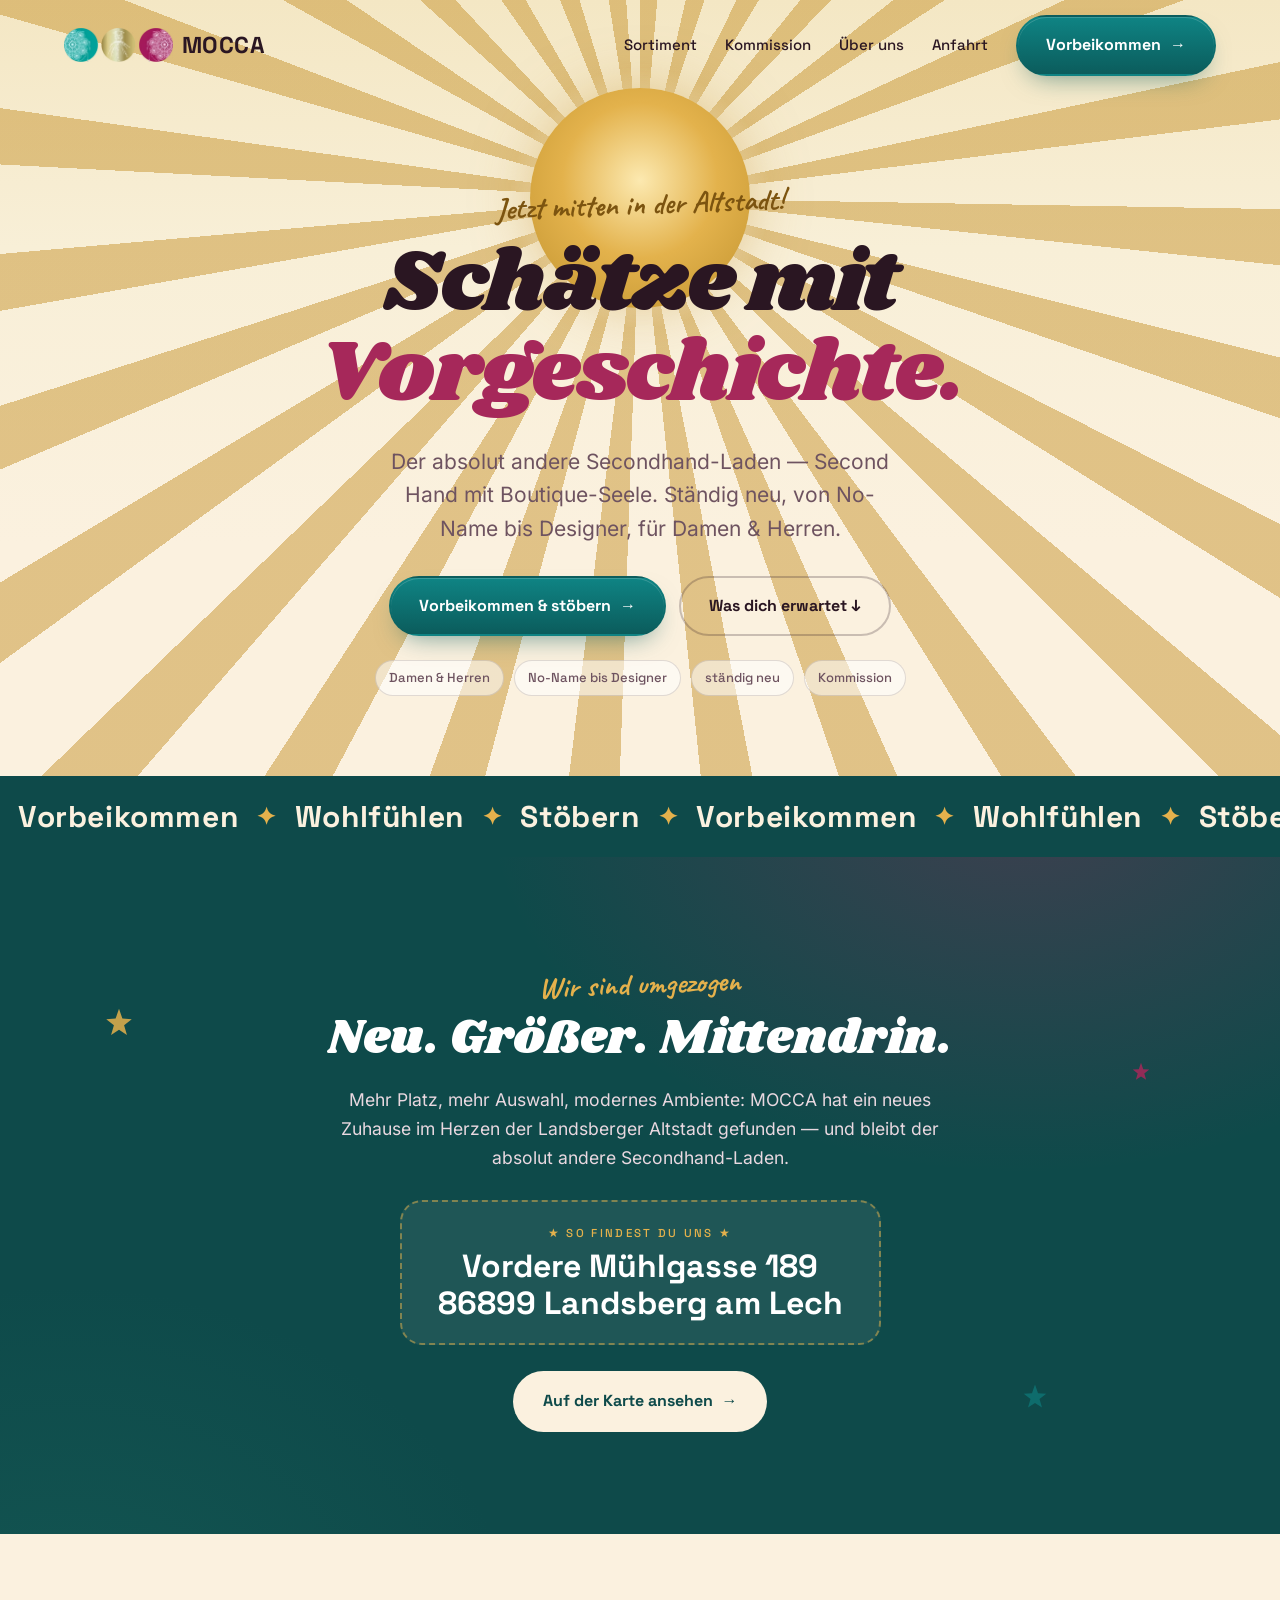
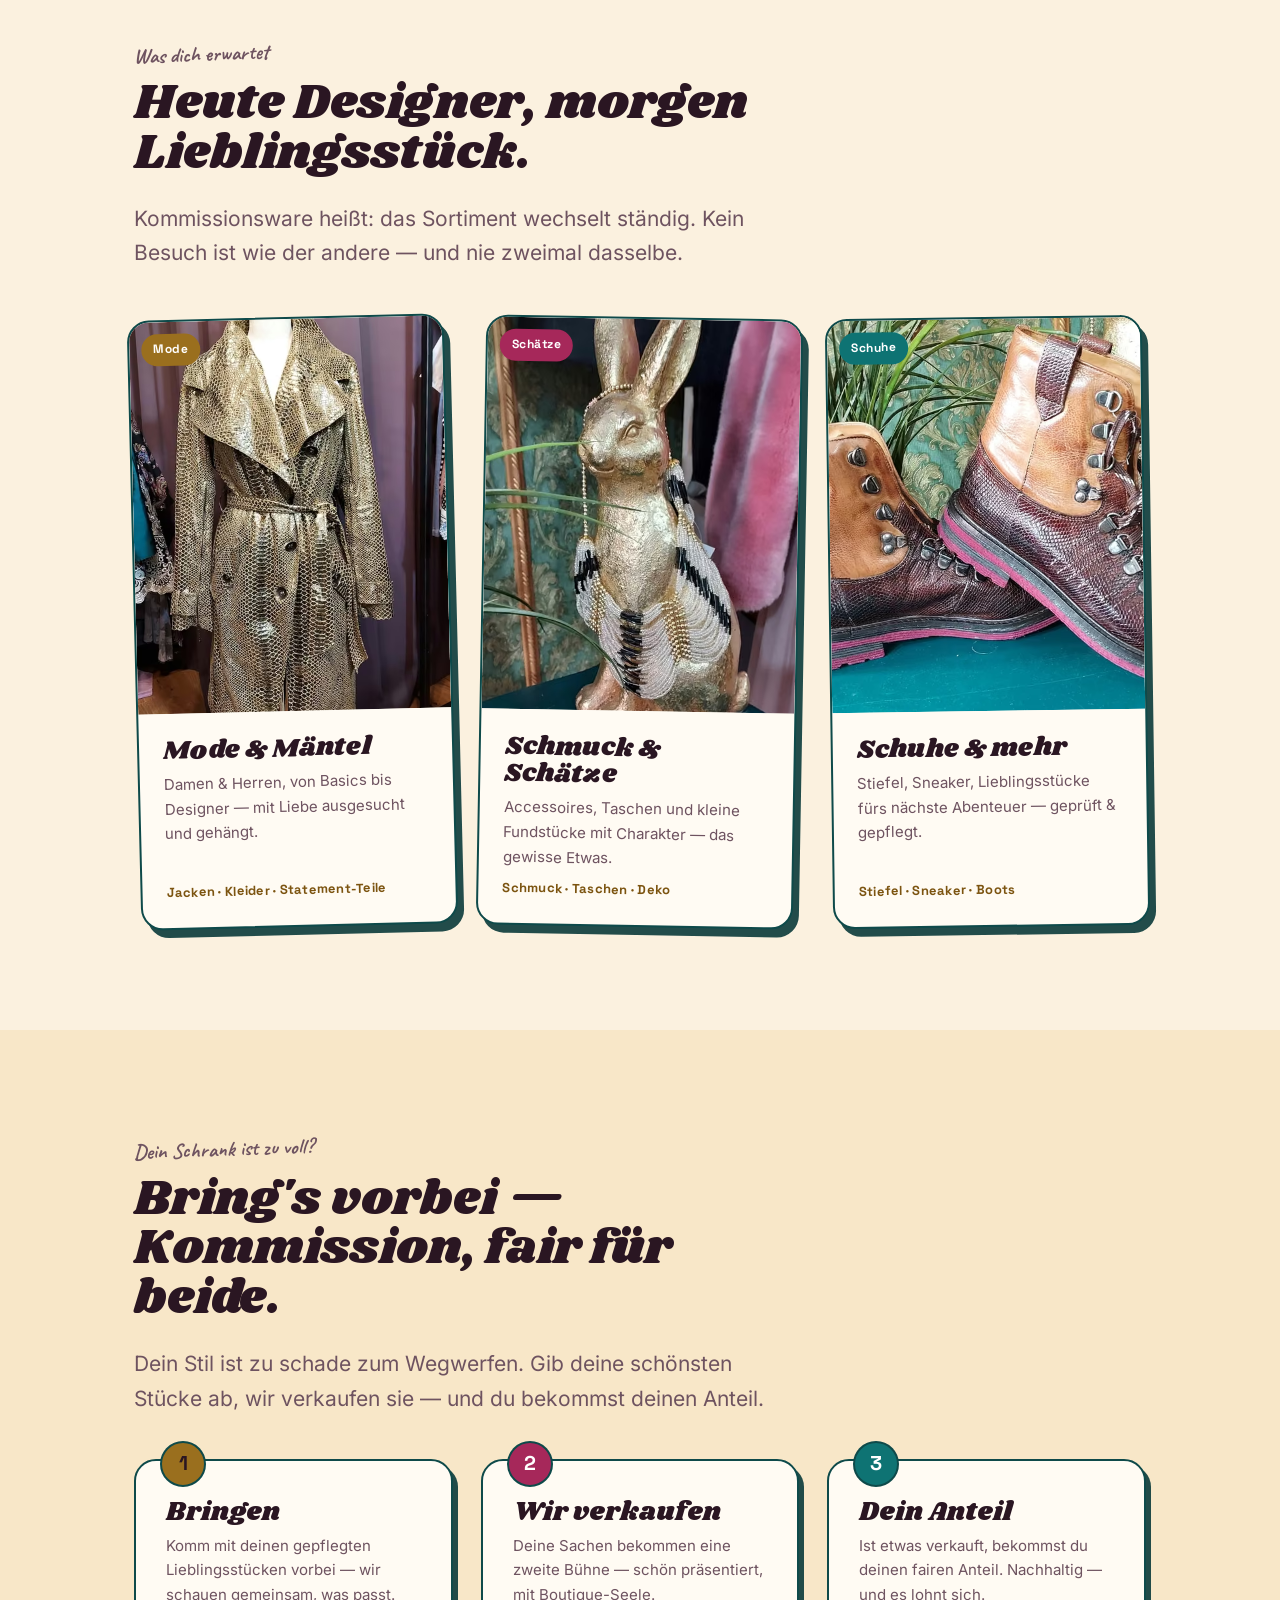
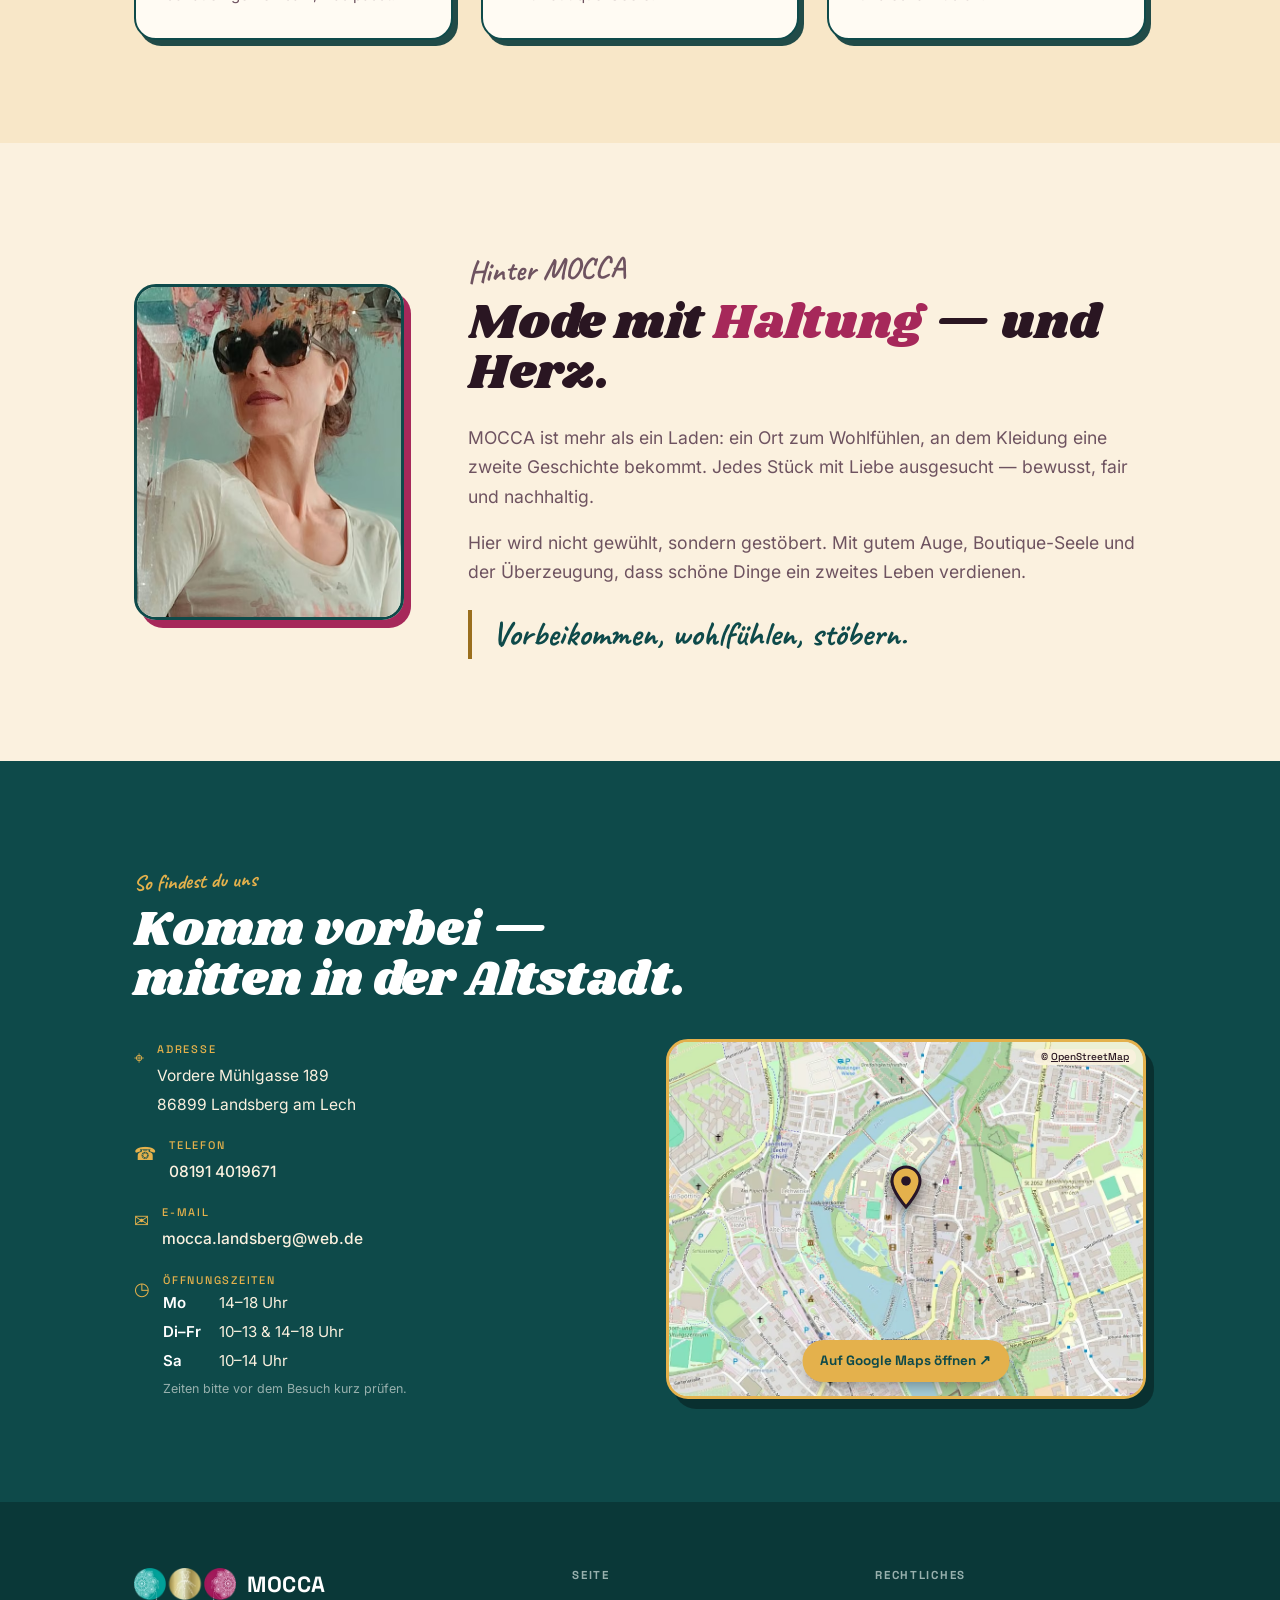
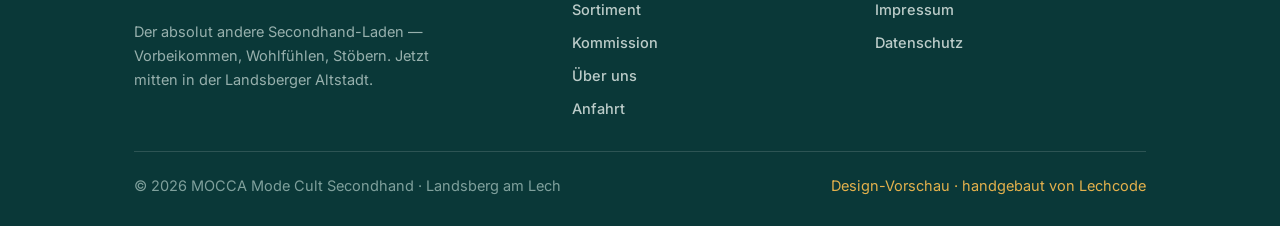
<file: v3.html>
<!doctype html>
<!--
  MOCCA Mode Cult Secondhand · Landsberg am Lech
  DESIGN-VORSCHAU · Richtung B „Wild Heart" — V3 (Logo-Farben: Türkis · Gold · Beere) · Lechcode · Single-File, kein Build
  KALT-Demo: Texte neu aus Fakten der Altseite. Bilder: Marions eigene Fotos (Rechte vor Go-Live klären).
  [KLÄREN] = noch von Marion zu bestätigen. noindex bis Beauftragung + Rechtsseiten + Freigabe.
-->
<html lang="de">
<head>
<meta charset="utf-8">
<meta name="viewport" content="width=device-width, initial-scale=1">
<script>document.documentElement.classList.add('js');if(location.search.indexOf('foto')>-1)document.documentElement.classList.add('foto')</script>
<meta name="robots" content="noindex, nofollow">
<title>MOCCA · Mode Cult Secondhand — Landsberg am Lech</title>
<meta name="description" content="MOCCA Mode Cult Secondhand: der absolut andere Secondhand-Laden — Vorbeikommen, Wohlfühlen, Stöbern. Ständig neu, von No-Name bis Designer. Jetzt mitten in der Landsberger Altstadt.">
<meta name="theme-color" content="#0E4A4A">
<meta property="og:type" content="website">
<meta property="og:locale" content="de_DE">
<meta property="og:site_name" content="MOCCA Mode Cult Secondhand">
<meta property="og:url" content="https://lechcode.github.io/mocca-vorschau/">
<meta property="og:title" content="MOCCA — der absolut andere Secondhand-Laden">
<meta property="og:description" content="Vorbeikommen · Wohlfühlen · Stöbern — jetzt mitten in der Landsberger Altstadt. Ständig neu, von No-Name bis Designer.">
<meta property="og:image" content="https://lechcode.github.io/mocca-vorschau/assets/og.jpg">
<meta property="og:image:width" content="1200">
<meta property="og:image:height" content="630">
<meta name="twitter:card" content="summary_large_image">
<meta name="twitter:image" content="https://lechcode.github.io/mocca-vorschau/assets/og.jpg">
<link rel="icon" href="data:image/svg+xml,%3Csvg xmlns='http://www.w3.org/2000/svg' viewBox='0 0 32 32'%3E%3Crect width='32' height='32' rx='7' fill='%23FBF1DF'/%3E%3Ccircle cx='8' cy='16' r='4.6' fill='%230E8C8C'/%3E%3Ccircle cx='16' cy='16' r='4.6' fill='%23C9A24B'/%3E%3Ccircle cx='24' cy='16' r='4.6' fill='%23A12952'/%3E%3C/svg%3E">
<link rel="preload" as="font" type="font/woff2" href="assets/fonts/shrikhand-400.woff2" crossorigin>
<link rel="preload" as="font" type="font/woff2" href="assets/fonts/inter-400.woff2" crossorigin>
<link rel="stylesheet" href="assets/fonts.css">
<style>
*{margin:0;padding:0;box-sizing:border-box}
:root{
  --creme:#FBF1DF; --creme2:#F8E7C8; --paper:#FFFBF3;
  --aubergine:#0E4A4A; --aub2:#136262;
  --ink:#2A1622; --ink-soft:#6E5360;
  --terracotta:#9A6F1E; --terra-deep:#7C5410; --mandarine:#E3B24C;
  --magenta:#A6285A; --magenta-deep:#7E1E42; --petrol:#0E7373; --gold:#E4B14C; --gold-deep:#8C610F;
  --line:rgba(42,22,34,.14); --line-strong:rgba(42,22,34,.24);
  --display:'Space Grotesk',Arial,sans-serif;
  --head:'Shrikhand',Georgia,serif;
  --head-weight:400; --head-spacing:0;
  --body:'Inter','Inter Fallback',Arial,sans-serif;
  --script:'Caveat','Segoe Script',cursive;
  --s0:clamp(16px, .35vw + 15px, 17.5px);
  --s1:clamp(18px, .7vw + 15.5px, 21px);
  --h3:clamp(21px, 1vw + 16px, 26px);
  --h2:clamp(30px, 2.6vw + 18px, 48px);
  --h1:clamp(40px, 6vw + 16px, 86px);
  --maxw:1140px; --gut:clamp(20px, 5vw, 72px);
  --ease:cubic-bezier(.22,.61,.36,1); --r:14px; --r-lg:22px; --r-pill:999px;
}
html{scroll-behavior:smooth;scroll-padding-top:80px}
@media (prefers-reduced-motion:reduce){html{scroll-behavior:auto}}
body{background:var(--creme);color:var(--ink);font-family:var(--body);font-size:var(--s0);line-height:1.66;-webkit-font-smoothing:antialiased;text-rendering:optimizeLegibility;overflow-x:hidden}
h1,h2,h3{font-family:var(--head);font-weight:var(--head-weight);line-height:1.04;letter-spacing:var(--head-spacing);color:var(--ink)}
p{max-width:62ch}
a{color:var(--terra-deep);text-decoration:none;font-weight:500}
a:hover{text-decoration:underline;text-underline-offset:3px}
img{display:block;max-width:100%}
picture{display:block}
::selection{background:var(--magenta);color:#fff}
.wrap{max-width:var(--maxw);margin-inline:auto;padding-inline:var(--gut)}
.sec{padding-block:clamp(58px, 8vw, 116px);position:relative}
.eyebrow{font-family:var(--script);font-weight:700;font-size:clamp(22px,2.4vw,30px);color:var(--terra-deep);display:inline-block;transform:rotate(-2deg)}
.kicker{font-family:var(--display);font-weight:700;font-size:12.5px;letter-spacing:.2em;text-transform:uppercase;color:var(--magenta-deep)}
.lede{font-size:var(--s1);color:var(--ink-soft);line-height:1.6}
.sec-head{max-width:60ch}
.sec-head h2{font-size:var(--h2);margin:.18em 0 .45em}
.sec-head p{font-size:var(--s1);color:var(--ink-soft)}
:focus-visible{outline:none;box-shadow:0 0 0 3px rgba(166,40,90,.55);border-radius:6px}

.btn{display:inline-flex;align-items:center;gap:.55em;font-family:var(--display);font-weight:700;font-size:16px;padding:15px 28px;border-radius:var(--r-pill);min-height:50px;border:2px solid transparent;cursor:pointer;transition:transform .22s var(--ease),background .22s,color .22s,border-color .22s,box-shadow .22s}
.btn .ar{transition:transform .22s var(--ease)}.btn:hover .ar{transform:translateX(3px)}
.btn-primary{background:linear-gradient(180deg,#0F8484,#0B5C5C);color:#fff;box-shadow:0 12px 26px -12px rgba(12,92,92,.6),inset 0 1px 0 rgba(255,255,255,.18)}
.btn-primary:hover{transform:translateY(-2px);text-decoration:none;color:#fff;box-shadow:0 18px 34px -14px rgba(12,92,92,.7),inset 0 1px 0 rgba(255,255,255,.18)}
.btn-ghost{border-color:var(--line-strong);color:var(--ink)}
.btn-ghost:hover{border-color:var(--aubergine);color:var(--aubergine);transform:translateY(-2px);text-decoration:none}
.btn-light{background:var(--creme);color:var(--aubergine)}
.btn-light:hover{background:#fff;transform:translateY(-2px);text-decoration:none;color:var(--aubergine)}

/* NAV */
.nav{position:fixed;inset:0 0 auto;z-index:50;display:flex;align-items:center;justify-content:space-between;gap:20px;padding:15px var(--gut);transition:background .3s,box-shadow .3s,padding .3s}
.nav.scrolled{background:rgba(42,24,70,.93);backdrop-filter:blur(12px);padding-block:10px}
.nav.scrolled .brand b,.nav.scrolled .navlinks a:not(.btn){color:var(--creme)}
.nav.scrolled .burger span{background:var(--creme)}
.brand{display:flex;align-items:center;gap:9px}
.brand .logo{height:34px;width:auto;display:block}
.brand b{font-family:var(--display);font-weight:700;font-size:23px;letter-spacing:.02em;color:var(--ink)}
.navlinks{display:flex;align-items:center;gap:28px}
.navlinks a:not(.btn){font-family:var(--display);font-size:15px;font-weight:500;color:var(--ink)}
.navlinks a:not(.btn):hover{text-decoration:none;color:var(--terra-deep)}
.nav.scrolled .navlinks a:not(.btn):hover{color:var(--gold)}
.burger{display:none;width:46px;height:46px;border:2px solid var(--line-strong);border-radius:12px;background:none;cursor:pointer;flex-direction:column;justify-content:center;gap:5px}
.burger span{height:2px;width:20px;background:var(--ink);margin-inline:auto;transition:.3s}
.menu-open .burger span:nth-child(1){transform:translateY(7px) rotate(45deg)}
.menu-open .burger span:nth-child(2){opacity:0}
.menu-open .burger span:nth-child(3){transform:translateY(-7px) rotate(-45deg)}

/* HERO */
.hero{position:relative;overflow:hidden;text-align:center;padding-top:clamp(130px,20vh,210px);padding-bottom:clamp(40px,7vw,80px);
  background:linear-gradient(180deg,#F4E7C4 0%,#F8EFD7 32%,var(--creme) 70%)}
.sun-rays,.sun-core{position:absolute;left:50%;top:clamp(120px,22vh,260px);transform:translate(-50%,-50%);pointer-events:none;z-index:0}
.sun-rays{width:240vmax;height:240vmax;
  background:repeating-conic-gradient(from 0deg, rgba(198,148,48,.5) 0deg 5deg, rgba(198,148,48,0) 5deg 13deg);
  -webkit-mask:radial-gradient(circle, transparent 3%, #000 6%, #000 72%, transparent 86%);
  mask:radial-gradient(circle, transparent 3%, #000 6%, #000 72%, transparent 86%);
  animation:spin 140s linear infinite}
.sun-core{width:min(46vw,220px);aspect-ratio:1;border-radius:50%;
  background:radial-gradient(circle at 50% 42%,#FCE9B0 0%,#E3B24C 46%,#C0922E 100%);
  box-shadow:0 0 60px -6px rgba(198,148,48,.5)}
@keyframes spin{to{transform:translate(-50%,-50%) rotate(360deg)}}
.hero-in{position:relative;z-index:1;max-width:900px;margin-inline:auto}
.hero h1{font-size:var(--h1);margin:.12em 0 .3em;letter-spacing:-.03em}
.hero h1 .pop{color:var(--magenta)}
.hero .lede{max-width:40ch;margin-inline:auto}
.hero-cta{display:flex;flex-wrap:wrap;gap:13px;justify-content:center;margin-top:30px}
.hero-tags{margin-top:24px;display:flex;flex-wrap:wrap;gap:8px 10px;justify-content:center}
.hero-tags span{font-family:var(--display);font-size:13px;font-weight:500;color:var(--ink-soft);background:rgba(255,255,255,.55);border:1px solid var(--line);border-radius:var(--r-pill);padding:6px 13px}

/* WAVE */
.wave{display:block;width:100%;height:auto}

/* MARQUEE */
.marquee{background:var(--aubergine);color:var(--creme);overflow:hidden;padding:16px 0;border-block:0}
.marquee .track{display:flex;width:max-content;animation:slide 26s linear infinite}
.marquee .grp{display:inline-flex;align-items:center;font-family:var(--display);font-weight:700;font-size:clamp(19px,2.6vw,30px);letter-spacing:.02em;white-space:nowrap}
.marquee .grp b{padding:0 18px;color:var(--creme);font-weight:700}
.marquee .grp .st{color:var(--gold);font-size:.8em}
@keyframes slide{to{transform:translateX(-50%)}}

/* UMZUG */
.umzug{background:radial-gradient(70vmax 50vmax at 80% -10%,rgba(166,40,90,.32),transparent 60%),radial-gradient(60vmax 50vmax at 5% 120%,rgba(30,110,99,.34),transparent 60%),var(--aubergine);color:var(--creme);text-align:center;overflow:hidden}
.umzug .wrap{position:relative;z-index:1;max-width:780px}
.umzug .eyebrow{color:var(--gold)}
.umzug h2{color:#fff;font-size:var(--h2);margin:.12em 0 .4em}
.umzug p{margin-inline:auto;color:#E9D8E0}
.umzug .star{position:absolute;pointer-events:none;opacity:.85;z-index:0}
.adresskarte{margin:28px auto 0;display:inline-flex;flex-direction:column;gap:5px;background:rgba(255,255,255,.07);border:2px dashed rgba(228,177,76,.5);border-radius:var(--r-lg);padding:22px 36px}
.adresskarte .k{font-family:var(--display);font-size:11.5px;letter-spacing:.2em;text-transform:uppercase;color:var(--gold)}
.adresskarte .a{font-family:var(--display);font-weight:700;font-size:clamp(22px,3vw,32px);color:#fff;line-height:1.15}
.umzug .btn-light{margin-top:26px}

/* SORTIMENT */
.karten{display:grid;grid-template-columns:repeat(3,1fr);gap:clamp(18px,2.4vw,30px);margin-top:46px}
.karte{background:var(--paper);border:2px solid var(--aubergine);border-radius:var(--r-lg);overflow:hidden;display:flex;flex-direction:column;box-shadow:6px 8px 0 rgba(10,58,58,.9);transition:transform .26s var(--ease),box-shadow .26s var(--ease)}
.karte:nth-child(1){transform:rotate(-1.4deg)}
.karte:nth-child(2){transform:rotate(1deg)}
.karte:nth-child(3){transform:rotate(-.8deg)}
.js .karte:hover{transform:rotate(0) translateY(-4px);box-shadow:10px 14px 0 rgba(10,58,58,.92)}
.karte figure{position:relative;aspect-ratio:4/5;overflow:hidden;background:var(--creme2)}
.karte figure picture{display:block;width:100%;height:100%}
.karte img{width:100%;height:100%;object-fit:cover}
.karte .tab{position:absolute;left:12px;top:12px;font-family:var(--display);font-weight:700;font-size:12px;letter-spacing:.04em;color:#fff;padding:6px 12px;border-radius:var(--r-pill)}
.karte:nth-child(1) .tab{background:var(--terracotta)}
.karte:nth-child(2) .tab{background:var(--magenta)}
.karte:nth-child(3) .tab{background:var(--petrol)}
.karte-body{padding:clamp(18px,2vw,24px);display:flex;flex-direction:column;gap:8px;flex:1}
.karte h3{font-size:var(--h3)}
.karte p{color:var(--ink-soft);font-size:15px;flex-grow:1}
.karte .mehr{font-family:var(--display);font-weight:700;font-size:13px;color:var(--terra-deep);letter-spacing:.02em}

/* KOMMISSION */
.komm{background:var(--creme2)}
.komm-grid{display:grid;grid-template-columns:repeat(3,1fr);gap:clamp(16px,3vw,28px);margin-top:42px;counter-reset:c}
.kstep{background:var(--paper);border:2px solid var(--aubergine);border-radius:var(--r-lg);padding:clamp(22px,2.4vw,30px);position:relative;box-shadow:5px 6px 0 rgba(10,58,58,.9)}
.kstep::before{counter-increment:c;content:counter(c);position:absolute;top:-20px;left:24px;width:42px;height:42px;border-radius:50%;background:var(--terracotta);color:#2A1622;font-family:var(--display);font-weight:700;font-size:20px;display:grid;place-items:center;border:2px solid var(--aubergine)}
.kstep:nth-child(2)::before{background:var(--magenta);color:#fff}
.kstep:nth-child(3)::before{background:var(--petrol);color:#fff}
.kstep h3{font-size:var(--h3);margin:8px 0 8px}
.kstep p{color:var(--ink-soft);font-size:15px}

/* ÜBER */
.ueber-grid{display:grid;grid-template-columns:auto 1fr;gap:clamp(30px,5vw,66px);align-items:center}
.ueber-fig{position:relative;width:270px;max-width:100%;justify-self:center}
.ueber-fig img{width:100%;height:auto;border-radius:var(--r-lg);border:3px solid var(--aubergine);box-shadow:7px 8px 0 var(--magenta)}
.ueber-text h2{font-size:var(--h2);margin:.1em 0 .5em}
.ueber-text h2 .pop{color:var(--magenta)}
.ueber-text p+p{margin-top:1em}.ueber-text p{color:var(--ink-soft)}
.leitzitat{margin-top:24px;border-left:4px solid var(--terracotta);padding:4px 0 4px 20px}
.leitzitat blockquote{font-family:var(--script);font-size:clamp(24px,3vw,34px);color:var(--aubergine);max-width:30ch;line-height:1.2}

/* ANFAHRT */
.anfahrt{background:var(--aubergine);color:var(--creme)}
.anfahrt .eyebrow{color:var(--gold)}
.anfahrt h2{color:#fff;font-size:var(--h2)}
.af-grid{display:grid;grid-template-columns:1fr 1fr;gap:clamp(24px,4vw,52px);margin-top:32px;align-items:center}
.af-info{display:grid;gap:18px}
.af-line{display:grid;grid-template-columns:auto 1fr;gap:13px;align-items:start}
.af-line .ic{color:var(--gold);margin-top:3px;font-size:18px}
.af-line .lab{font-family:var(--display);font-size:11px;letter-spacing:.16em;text-transform:uppercase;color:var(--gold);display:block;margin-bottom:2px}
.af-line .v{font-size:15.5px;color:var(--creme);line-height:1.55}.af-line a{color:#fff}
.zeiten{display:grid;grid-template-columns:auto 1fr;gap:4px 18px;font-size:15px;color:var(--creme)}
.zeiten b{color:#fff;font-weight:700}
.mapcard{position:relative;aspect-ratio:4/3;border-radius:var(--r-lg);overflow:hidden;border:3px solid var(--gold);box-shadow:8px 10px 0 rgba(0,0,0,.35);background:#e9e3d6}
.mapcard .mapimg{position:absolute;inset:0;width:100%;height:100%;object-fit:cover;display:block}
.mapcard .map-link{position:absolute;inset:0;z-index:1}
.mapcard .pin{position:absolute;left:50%;top:50%;transform:translate(-50%,-100%);z-index:3;pointer-events:none}
.mapcard .pin svg{width:48px;height:48px;filter:drop-shadow(0 5px 7px rgba(0,0,0,.5))}
.mapcard .maps-btn{position:absolute;left:50%;bottom:14px;transform:translateX(-50%);display:inline-flex;align-items:center;gap:.45em;background:var(--gold);color:var(--aubergine);font-family:var(--display);font-weight:700;font-size:13.5px;padding:10px 18px;border-radius:var(--r-pill);box-shadow:0 8px 20px -8px rgba(0,0,0,.5);white-space:nowrap;z-index:3;pointer-events:none;transition:transform .25s,background .25s}
.mapcard:hover .maps-btn{transform:translateX(-50%) translateY(-2px);background:#eec265}
.mapcard .map-attrib{position:absolute;right:7px;top:7px;z-index:4;font-family:var(--display);font-size:10px;line-height:1;color:#2a1622;background:rgba(251,241,223,.85);padding:3px 7px;border-radius:7px}
.mapcard .map-attrib a{color:#2a1622;text-decoration:underline;font-weight:500}

/* FOOTER */
.mfoot{background:#0A3838;color:#bcccc9;padding-block:clamp(44px,6vw,64px) 28px;font-size:14.5px}
.mfoot .foot-top{display:grid;grid-template-columns:1.5fr 1fr 1fr;gap:32px;padding-bottom:30px;border-bottom:1px solid rgba(255,255,255,.14)}
.mfoot .brand b{color:#fff;font-family:var(--display);font-size:22px}
.mfoot p{color:#97b0ad}
.mfoot h4{font-family:var(--display);font-size:11.5px;letter-spacing:.15em;text-transform:uppercase;color:#97b0ad;margin-bottom:13px;font-weight:700}
.mfoot ul{list-style:none;display:grid;gap:9px}.mfoot a{color:#bcccc9}.mfoot a:hover{color:#fff}
.mfoot .foot-bot{display:flex;flex-wrap:wrap;justify-content:space-between;gap:12px;padding-top:22px;color:#7fa09c}
.mfoot .made{color:var(--gold)}

/* STICKY */
.sticky{display:none}

/* REVEAL */
.js .reveal{opacity:0;transform:translateY(20px);transition:opacity .7s var(--ease),transform .7s var(--ease)}
.js .reveal.in{opacity:1;transform:none}
@media (prefers-reduced-motion:reduce){.js .reveal{opacity:1!important;transform:none!important;transition:none}.sun-rays{animation:none!important}.marquee .track{animation:none!important}}
.foto .reveal{opacity:1!important;transform:none!important}.foto .sun-rays{animation:none!important}.foto .marquee .track{animation:none!important}

@media (max-width:900px){
  .navlinks{position:fixed;inset:0;background:var(--aubergine);flex-direction:column;justify-content:center;gap:26px;transform:translateX(100%);transition:transform .4s var(--ease);z-index:40}
  .navlinks a:not(.btn){font-size:24px;color:var(--creme)}
  .menu-open .navlinks{transform:none}.burger{display:flex;z-index:45}
  .ueber-grid,.af-grid{grid-template-columns:1fr}
  .karten,.komm-grid{grid-template-columns:1fr}
  .karte,.karte:nth-child(n){transform:none}
  .ueber-fig{width:210px;max-width:78%;margin-inline:auto}
  .mfoot .foot-top{grid-template-columns:1fr 1fr;gap:26px 22px}
  .mfoot .foot-top>div:first-child{grid-column:1/-1}
  .mfoot{padding-bottom:90px}
  .sticky{display:grid;grid-template-columns:repeat(3,1fr);position:fixed;inset:auto 0 0;z-index:60;background:var(--aubergine);box-shadow:0 -8px 24px -12px rgba(0,0,0,.5);padding-bottom:env(safe-area-inset-bottom)}
  .sticky a{display:flex;flex-direction:column;align-items:center;gap:3px;padding:9px 4px;color:var(--creme);font-family:var(--display);font-size:11.5px;font-weight:700;text-decoration:none}
  .sticky svg{width:20px;height:20px;color:var(--gold)}
}
</style>
</head>
<body>
<a href="#inhalt" class="btn" style="position:absolute;left:-9999px;top:8px;z-index:99" onfocus="this.style.left='8px'" onblur="this.style.left='-9999px'">Zum Inhalt springen</a>

<nav class="nav" id="nav" aria-label="Hauptnavigation">
  <a class="brand" href="#top" aria-label="MOCCA — Startseite"><picture><source type="image/avif" srcset="assets/logo.avif"><source type="image/webp" srcset="assets/logo.webp"><img class="logo" src="assets/logo.png" width="448" height="140" alt="MOCCA Logo: drei Kreise"></picture><b>MOCCA</b></a>
  <div class="navlinks" id="menu">
    <a href="#sortiment">Sortiment</a>
    <a href="#kommission">Kommission</a>
    <a href="#ueber">Über uns</a>
    <a href="#anfahrt">Anfahrt</a>
    <a href="#anfahrt" class="btn btn-primary">Vorbeikommen <span class="ar">→</span></a>
  </div>
  <button class="burger" id="burger" aria-label="Menü öffnen" aria-expanded="false" aria-controls="menu"><span></span><span></span><span></span></button>
</nav>

<main id="inhalt"><span id="top"></span>

<!-- HERO -->
<header class="hero">
  <div class="sun-rays" aria-hidden="true"></div>
  <div class="sun-core" aria-hidden="true"></div>
  <div class="wrap hero-in">
    <p class="eyebrow">Jetzt mitten in der Altstadt!</p>
    <h1>Schätze mit <span class="pop">Vorgeschichte.</span></h1>
    <p class="lede">Der absolut andere Secondhand-Laden — Second Hand mit Boutique-Seele. Ständig neu, von No-Name bis Designer, für Damen &amp; Herren.</p>
    <div class="hero-cta">
      <a href="#anfahrt" class="btn btn-primary">Vorbeikommen &amp; stöbern <span class="ar">→</span></a>
      <a href="#sortiment" class="btn btn-ghost">Was dich erwartet ↓</a>
    </div>
    <div class="hero-tags">
      <span>Damen &amp; Herren</span><span>No-Name bis Designer</span><span>ständig neu</span><span>Kommission</span>
    </div>
  </div>
</header>

<div class="marquee" aria-hidden="true">
  <div class="track">
    <div class="grp"><b>Vorbeikommen</b><span class="st">✦</span><b>Wohlfühlen</b><span class="st">✦</span><b>Stöbern</b><span class="st">✦</span><b>Vorbeikommen</b><span class="st">✦</span><b>Wohlfühlen</b><span class="st">✦</span><b>Stöbern</b><span class="st">✦</span></div>
    <div class="grp"><b>Vorbeikommen</b><span class="st">✦</span><b>Wohlfühlen</b><span class="st">✦</span><b>Stöbern</b><span class="st">✦</span><b>Vorbeikommen</b><span class="st">✦</span><b>Wohlfühlen</b><span class="st">✦</span><b>Stöbern</b><span class="st">✦</span></div>
  </div>
</div>

<!-- UMZUG -->
<section class="sec umzug" id="umzug">
  <svg class="star" style="left:8%;top:22%;width:34px" viewBox="0 0 24 24" fill="#E4B14C" aria-hidden="true"><path d="M12 2l2.4 6.9L21 9.3l-5.4 4.2 2 6.9L12 16.8 6.4 20.4l2-6.9L3 9.3l6.6-.4z"/></svg>
  <svg class="star" style="right:10%;top:30%;width:22px" viewBox="0 0 24 24" fill="#A6285A" aria-hidden="true"><path d="M12 2l2.4 6.9L21 9.3l-5.4 4.2 2 6.9L12 16.8 6.4 20.4l2-6.9L3 9.3l6.6-.4z"/></svg>
  <svg class="star" style="right:18%;bottom:18%;width:30px" viewBox="0 0 24 24" fill="#0E7373" aria-hidden="true"><path d="M12 2l2.4 6.9L21 9.3l-5.4 4.2 2 6.9L12 16.8 6.4 20.4l2-6.9L3 9.3l6.6-.4z"/></svg>
  <div class="wrap reveal">
    <p class="eyebrow">Wir sind umgezogen</p>
    <h2>Neu. Größer. Mittendrin.</h2>
    <p>Mehr Platz, mehr Auswahl, modernes Ambiente: MOCCA hat ein neues Zuhause im Herzen der Landsberger Altstadt gefunden — und bleibt der absolut andere Secondhand-Laden.</p>
    <div class="adresskarte">
      <span class="k">★ So findest du uns ★</span>
      <span class="a">Vordere Mühlgasse 189<br>86899 Landsberg am Lech</span>
    </div>
    <div><a class="btn btn-light" href="#anfahrt">Auf der Karte ansehen <span class="ar">→</span></a></div>
  </div>
</section>

<!-- SORTIMENT -->
<section class="sec" id="sortiment">
  <div class="wrap">
    <div class="sec-head reveal">
      <p class="eyebrow">Was dich erwartet</p>
      <h2>Heute Designer, morgen Lieblingsstück.</h2>
      <p>Kommissionsware heißt: das Sortiment wechselt ständig. Kein Besuch ist wie der andere — und nie zweimal dasselbe.</p>
    </div>
    <div class="karten reveal">
      <article class="karte">
        <figure>
          <span class="tab">Mode</span>
          <picture>
            <source type="image/avif" srcset="assets/img/mantel-480.avif 480w, assets/img/mantel-720.avif 720w" sizes="(max-width:900px) 92vw, 340px">
            <source type="image/webp" srcset="assets/img/mantel-480.webp 480w, assets/img/mantel-720.webp 720w" sizes="(max-width:900px) 92vw, 340px">
            <img src="assets/img/mantel-720.jpg" width="1161" height="1451" loading="lazy" decoding="async" alt="Glänzender Designer-Mantel auf einer Büste">
          </picture>
        </figure>
        <div class="karte-body">
          <h3>Mode &amp; Mäntel</h3>
          <p>Damen &amp; Herren, von Basics bis Designer — mit Liebe ausgesucht und gehängt.</p>
          <span class="mehr">Jacken · Kleider · Statement-Teile</span>
        </div>
      </article>
      <article class="karte">
        <figure>
          <span class="tab">Schätze</span>
          <picture>
            <source type="image/avif" srcset="assets/img/schmuck-480.avif 480w, assets/img/schmuck-720.avif 720w" sizes="(max-width:900px) 92vw, 340px">
            <source type="image/webp" srcset="assets/img/schmuck-480.webp 480w, assets/img/schmuck-720.webp 720w" sizes="(max-width:900px) 92vw, 340px">
            <img src="assets/img/schmuck-720.jpg" width="1252" height="2048" loading="lazy" decoding="async" alt="Goldener Hase mit Perlenschmuck — dekorative Fundstücke">
          </picture>
        </figure>
        <div class="karte-body">
          <h3>Schmuck &amp; Schätze</h3>
          <p>Accessoires, Taschen und kleine Fundstücke mit Charakter — das gewisse Etwas.</p>
          <span class="mehr">Schmuck · Taschen · Deko</span>
        </div>
      </article>
      <article class="karte">
        <figure>
          <span class="tab">Schuhe</span>
          <picture>
            <source type="image/avif" srcset="assets/img/schuhe-480.avif 480w, assets/img/schuhe-720.avif 720w" sizes="(max-width:900px) 92vw, 340px">
            <source type="image/webp" srcset="assets/img/schuhe-480.webp 480w, assets/img/schuhe-720.webp 720w" sizes="(max-width:900px) 92vw, 340px">
            <img src="assets/img/schuhe-720.jpg" width="1046" height="1308" loading="lazy" decoding="async" alt="Hochwertige Lederstiefel im MOCCA Secondhand-Laden">
          </picture>
        </figure>
        <div class="karte-body">
          <h3>Schuhe &amp; mehr</h3>
          <p>Stiefel, Sneaker, Lieblingsstücke fürs nächste Abenteuer — geprüft &amp; gepflegt.</p>
          <span class="mehr">Stiefel · Sneaker · Boots</span>
        </div>
      </article>
    </div>
  </div>
</section>

<!-- KOMMISSION -->
<section class="sec komm" id="kommission">
  <div class="wrap">
    <div class="sec-head reveal" style="max-width:58ch">
      <p class="eyebrow">Dein Schrank ist zu voll?</p>
      <h2>Bring's vorbei — Kommission, fair für beide.</h2>
      <p>Dein Stil ist zu schade zum Wegwerfen. Gib deine schönsten Stücke ab, wir verkaufen sie — und du bekommst deinen Anteil.</p>
    </div>
    <div class="komm-grid reveal">
      <div class="kstep"><h3>Bringen</h3><p>Komm mit deinen gepflegten Lieblingsstücken vorbei — wir schauen gemeinsam, was passt.</p></div>
      <div class="kstep"><h3>Wir verkaufen</h3><p>Deine Sachen bekommen eine zweite Bühne — schön präsentiert, mit Boutique-Seele.</p></div>
      <div class="kstep"><h3>Dein Anteil</h3><p>Ist etwas verkauft, bekommst du deinen fairen Anteil. Nachhaltig — und es lohnt sich.</p></div>
    </div>
  </div>
</section>

<!-- ÜBER -->
<section class="sec" id="ueber">
  <div class="wrap ueber-grid">
    <figure class="ueber-fig reveal">
      <picture>
        <source type="image/avif" srcset="assets/img/marion-480.avif 480w, assets/img/marion-720.avif 720w" sizes="(max-width:900px) 260px, 380px">
        <source type="image/webp" srcset="assets/img/marion-480.webp 480w, assets/img/marion-720.webp 720w" sizes="(max-width:900px) 260px, 380px">
        <img src="assets/img/marion-720.jpg" width="720" height="900" loading="lazy" decoding="async" alt="Marion, Inhaberin von MOCCA, in ihrem Laden">
      </picture>
    </figure>
    <div class="ueber-text reveal">
      <p class="eyebrow">Hinter MOCCA</p>
      <h2>Mode mit <span class="pop">Haltung</span> — und Herz.</h2>
      <p>MOCCA ist mehr als ein Laden: ein Ort zum Wohlfühlen, an dem Kleidung eine zweite Geschichte bekommt. Jedes Stück mit Liebe ausgesucht — bewusst, fair und nachhaltig.</p>
      <p>Hier wird nicht gewühlt, sondern gestöbert. Mit gutem Auge, Boutique-Seele und der Überzeugung, dass schöne Dinge ein zweites Leben verdienen.</p>
      <div class="leitzitat"><blockquote>Vorbeikommen, wohlfühlen, stöbern.</blockquote></div>
    </div>
  </div>
</section>

<!-- ANFAHRT -->
<section class="sec anfahrt" id="anfahrt">
  <div class="wrap">
    <div class="sec-head reveal" style="max-width:52ch"><p class="eyebrow">So findest du uns</p><h2>Komm vorbei — mitten in der Altstadt.</h2></div>
    <div class="af-grid">
      <div class="af-info reveal">
        <div class="af-line"><span class="ic" aria-hidden="true">⌖</span><div><span class="lab">Adresse</span><span class="v">Vordere Mühlgasse 189<br>86899 Landsberg am Lech</span></div></div>
        <div class="af-line"><span class="ic" aria-hidden="true">☎</span><div><span class="lab">Telefon</span><a class="v" href="tel:+4981914019671">08191 4019671</a></div></div>
        <div class="af-line"><span class="ic" aria-hidden="true">✉</span><div><span class="lab">E-Mail</span><a class="v" href="mailto:mocca.landsberg@web.de">mocca.landsberg@web.de</a></div></div>
        <div class="af-line"><span class="ic" aria-hidden="true">◷</span><div><span class="lab">Öffnungszeiten</span>
          <div class="zeiten"><b>Mo</b><span>14–18 Uhr</span><b>Di–Fr</b><span>10–13 &amp; 14–18 Uhr</span><b>Sa</b><span>10–14 Uhr</span></div>
          <span class="v" style="display:block;margin-top:6px;font-size:12.5px;color:#97b0ad">Zeiten bitte vor dem Besuch kurz prüfen.</span>
        </div></div>
      </div>
      <figure class="mapcard reveal" aria-label="Lage von MOCCA in der Landsberger Altstadt">
        <picture>
          <source type="image/avif" srcset="assets/img/karte.avif">
          <source type="image/webp" srcset="assets/img/karte.webp">
          <img class="mapimg" src="assets/img/karte.jpg" width="1000" height="750" loading="lazy" decoding="async" alt="Karte: Standort von MOCCA in der Vorderen Mühlgasse in der Landsberger Altstadt">
        </picture>
        <a class="map-link" href="https://www.google.com/maps/search/?api=1&amp;query=Vordere+M%C3%BChlgasse+189+86899+Landsberg+am+Lech" target="_blank" rel="noopener" aria-label="Standort von MOCCA auf Google Maps öffnen"></a>
        <span class="pin" aria-hidden="true"><svg viewBox="0 0 24 24" fill="none"><path d="M12 2a7 7 0 0 0-7 7c0 5.2 7 13 7 13s7-7.8 7-13a7 7 0 0 0-7-7Z" fill="#E4B14C" stroke="#271528" stroke-width="1.5"/><circle cx="12" cy="9" r="2.4" fill="#271528"/></svg></span>
        <span class="maps-btn">Auf Google&nbsp;Maps öffnen ↗</span>
        <small class="map-attrib">© <a href="https://www.openstreetmap.org/copyright" target="_blank" rel="noopener">OpenStreetMap</a></small>
      </figure>
    </div>
  </div>
</section>

</main>

<footer class="mfoot">
  <div class="wrap">
    <div class="foot-top">
      <div>
        <a class="brand" href="#top" style="display:inline-flex;align-items:center;gap:11px"><img src="assets/logo.png" width="448" height="140" alt="MOCCA Logo" style="height:32px;width:auto"><b>MOCCA</b></a>
        <p style="margin-top:13px;max-width:38ch">Der absolut andere Secondhand-Laden — Vorbeikommen, Wohlfühlen, Stöbern. Jetzt mitten in der Landsberger Altstadt.</p>
      </div>
      <div><h4>Seite</h4><ul><li><a href="#sortiment">Sortiment</a></li><li><a href="#kommission">Kommission</a></li><li><a href="#ueber">Über uns</a></li><li><a href="#anfahrt">Anfahrt</a></li></ul></div>
      <div><h4>Rechtliches</h4><ul><li><a href="impressum.html">Impressum</a></li><li><a href="datenschutz.html">Datenschutz</a></li></ul></div>
    </div>
    <div class="foot-bot"><span>© 2026 MOCCA Mode Cult Secondhand · Landsberg am Lech</span><span class="made">Design-Vorschau · handgebaut von Lechcode</span></div>
  </div>
</footer>

<nav class="sticky" aria-label="Schnellkontakt">
  <a href="tel:+4981914019671"><svg viewBox="0 0 24 24" fill="none"><path d="M6 3h3l2 5-2 1a12 12 0 0 0 6 6l1-2 5 2v3a2 2 0 0 1-2 2A17 17 0 0 1 4 5a2 2 0 0 1 2-2Z" stroke="currentColor" stroke-width="2" stroke-linejoin="round"/></svg>Anrufen</a>
  <a href="#sortiment"><svg viewBox="0 0 24 24" fill="none"><path d="M4 7h16M4 12h16M4 17h10" stroke="currentColor" stroke-width="2" stroke-linecap="round"/></svg>Sortiment</a>
  <a href="#anfahrt"><svg viewBox="0 0 24 24" fill="none"><path d="M12 22s8-7 8-13a8 8 0 1 0-16 0c0 6 8 13 8 13Z" stroke="currentColor" stroke-width="2"/><circle cx="12" cy="9" r="3" stroke="currentColor" stroke-width="2"/></svg>Anfahrt</a>
</nav>

<script>
const nav=document.getElementById('nav');
addEventListener('scroll',()=>nav.classList.toggle('scrolled',scrollY>20),{passive:true});
const burger=document.getElementById('burger');
burger.addEventListener('click',()=>{const o=document.documentElement.classList.toggle('menu-open');burger.setAttribute('aria-expanded',o);burger.setAttribute('aria-label',o?'Menü schließen':'Menü öffnen')});
document.getElementById('menu').addEventListener('click',e=>{if(e.target.tagName==='A'){document.documentElement.classList.remove('menu-open');burger.setAttribute('aria-expanded',false)}});
const io=new IntersectionObserver(es=>{es.forEach(e=>{if(e.isIntersecting){e.target.classList.add('in');io.unobserve(e.target)}})},{rootMargin:'0px 0px -8% 0px',threshold:.08});
if(matchMedia('(prefers-reduced-motion: reduce)').matches){document.querySelectorAll('.reveal').forEach(r=>r.classList.add('in'))}
else{document.querySelectorAll('.reveal').forEach(r=>io.observe(r))}
</script>
</body>
</html>
</file>
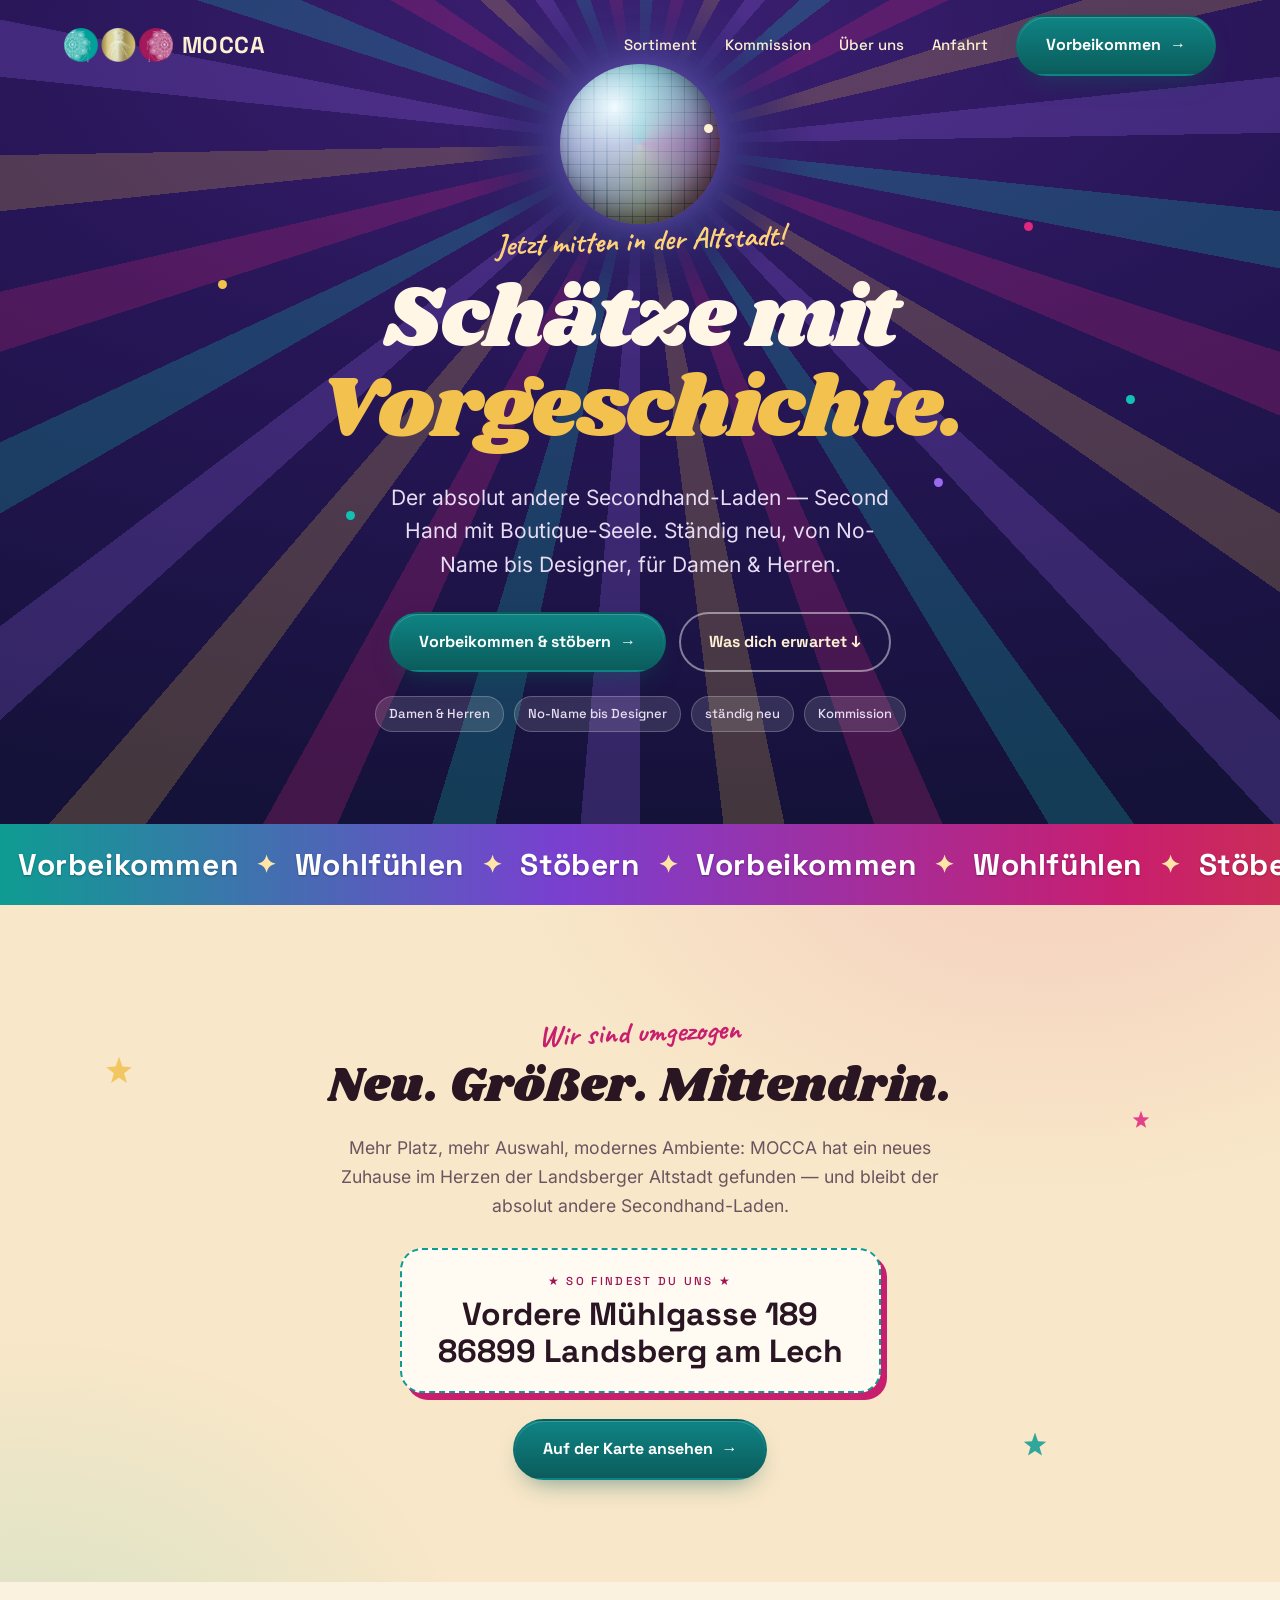
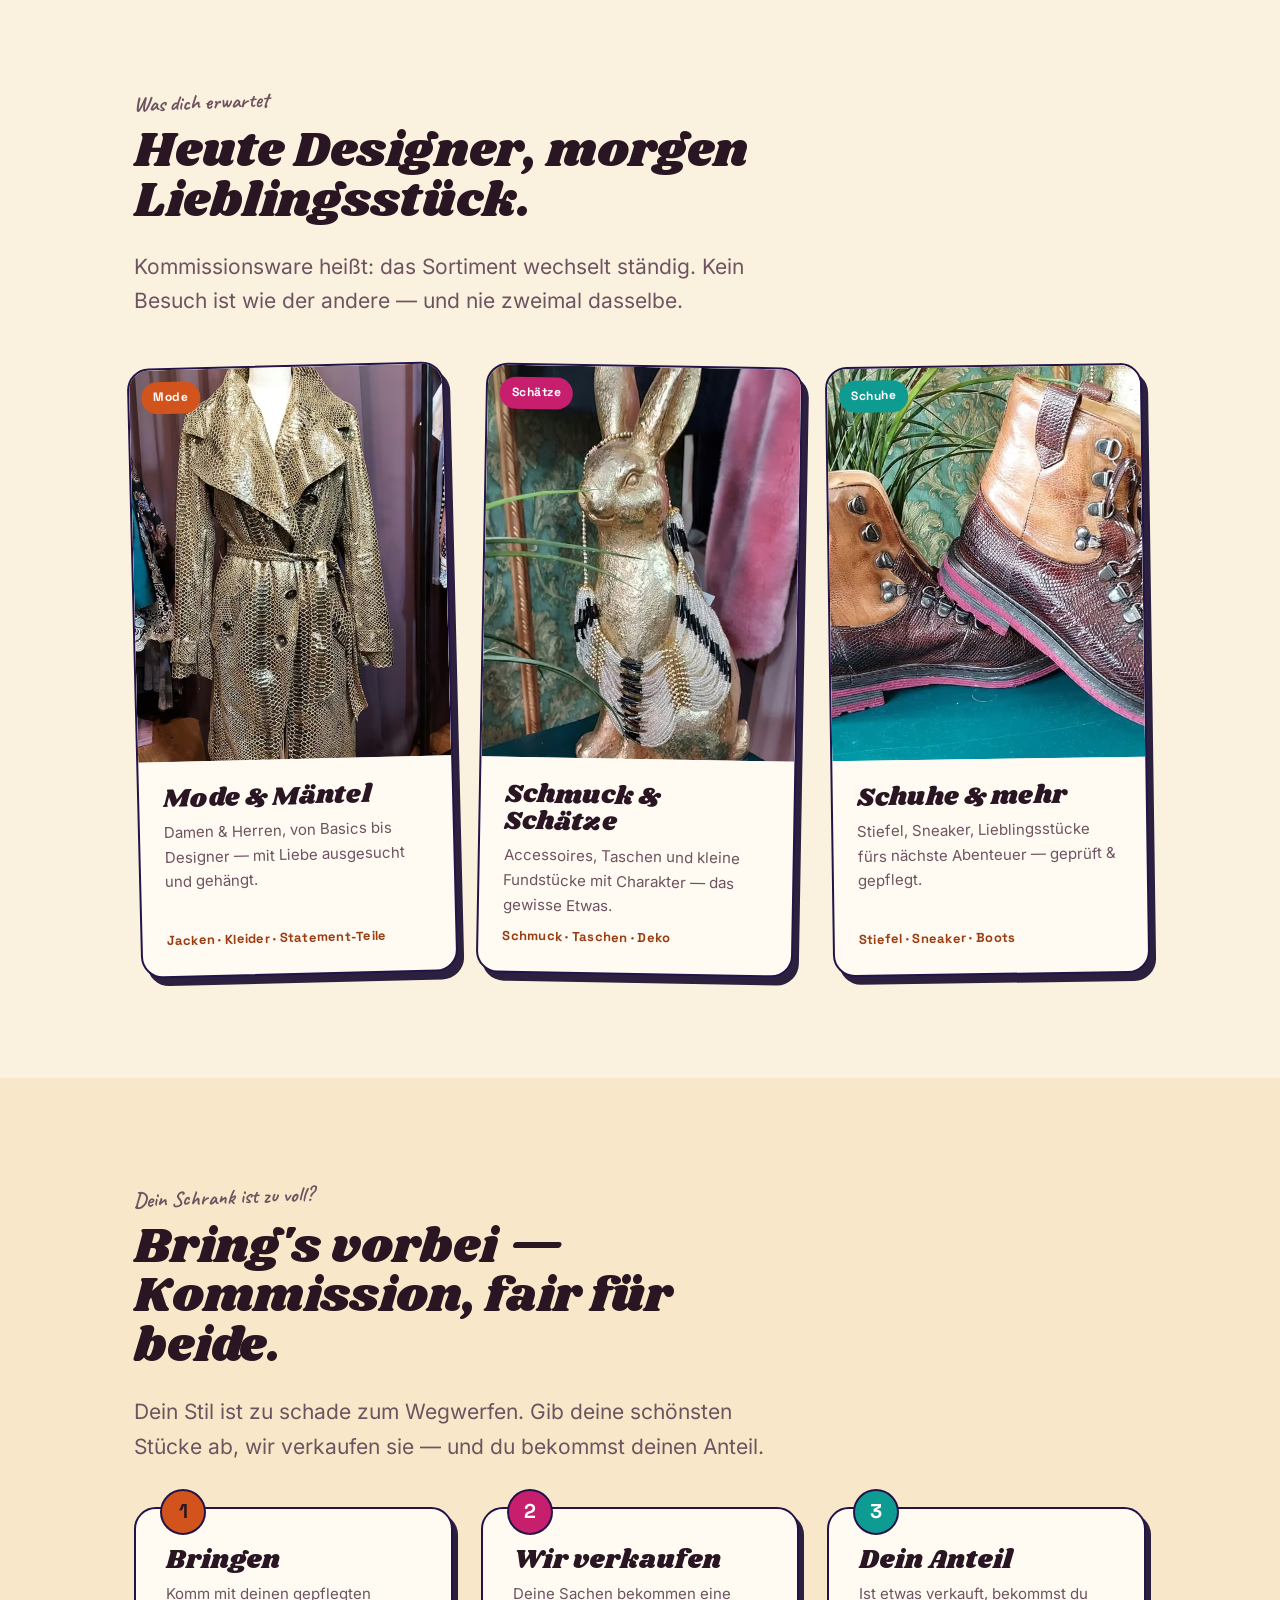
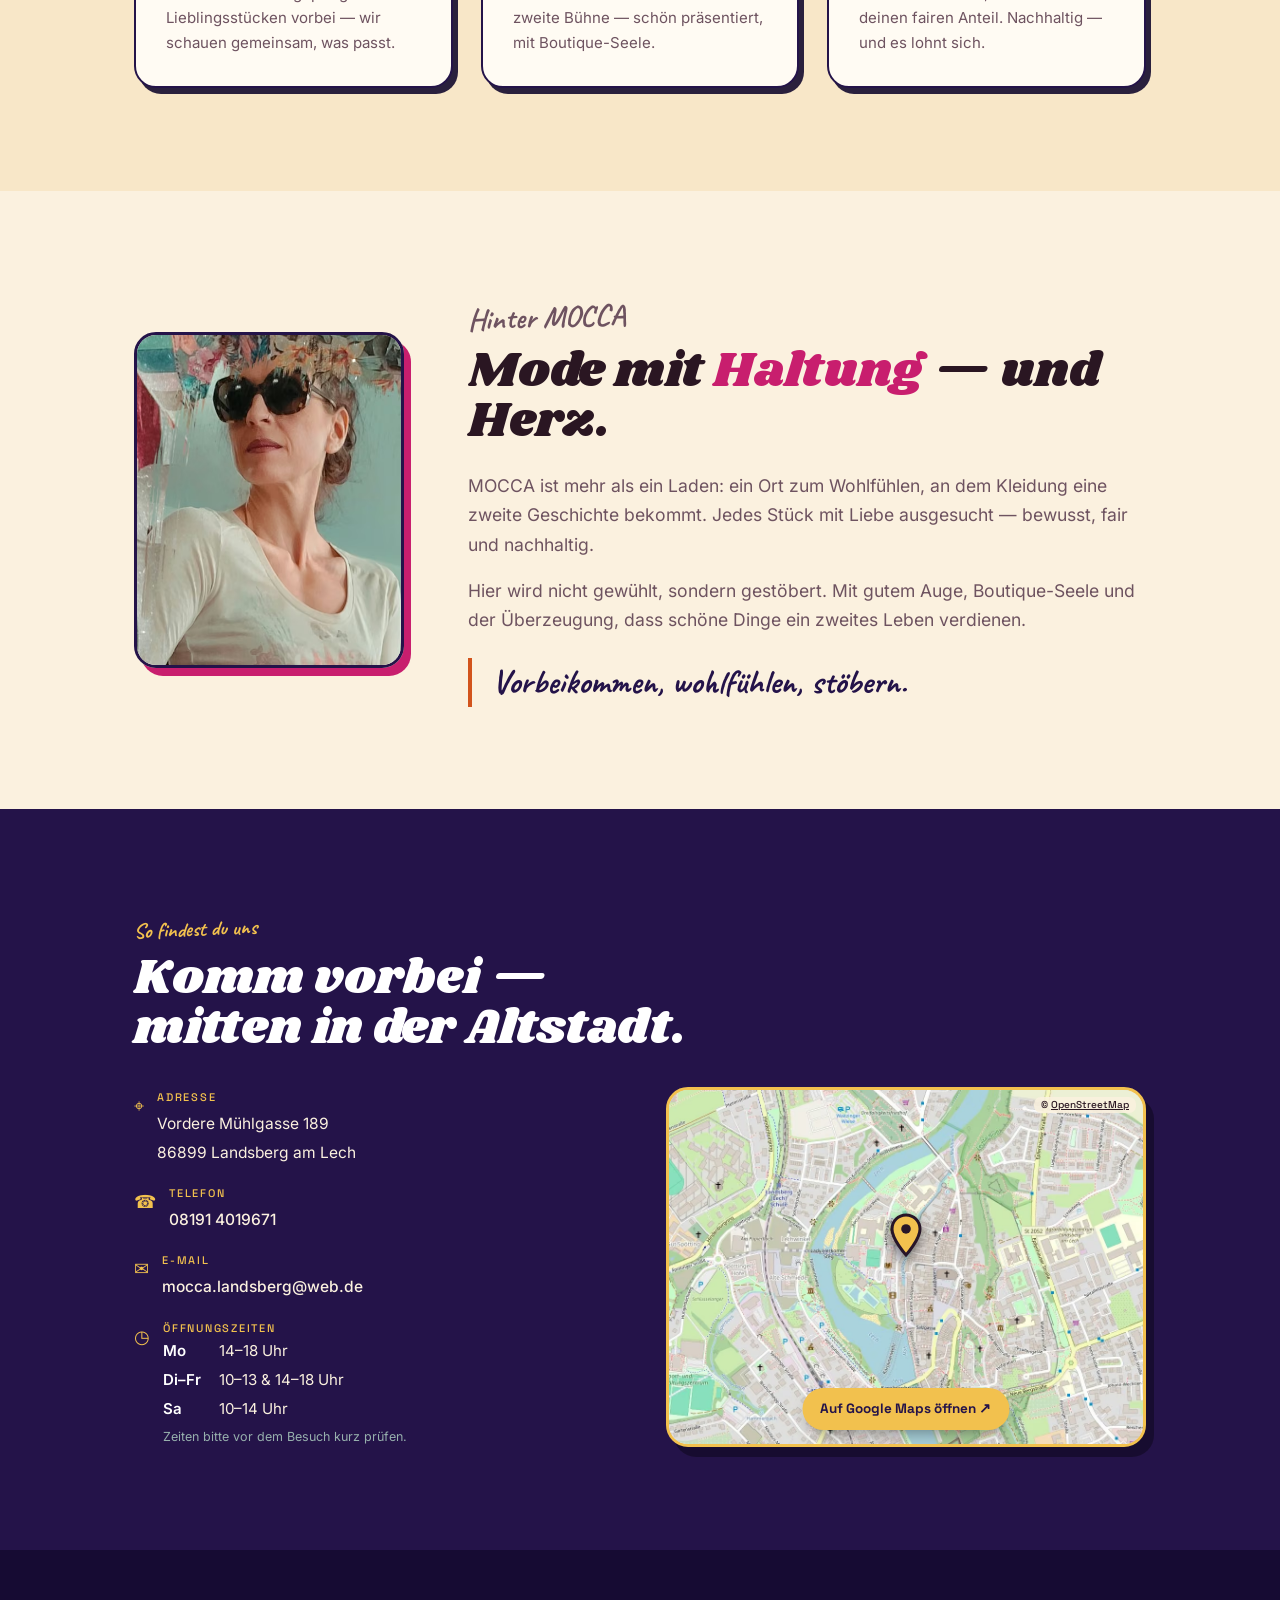
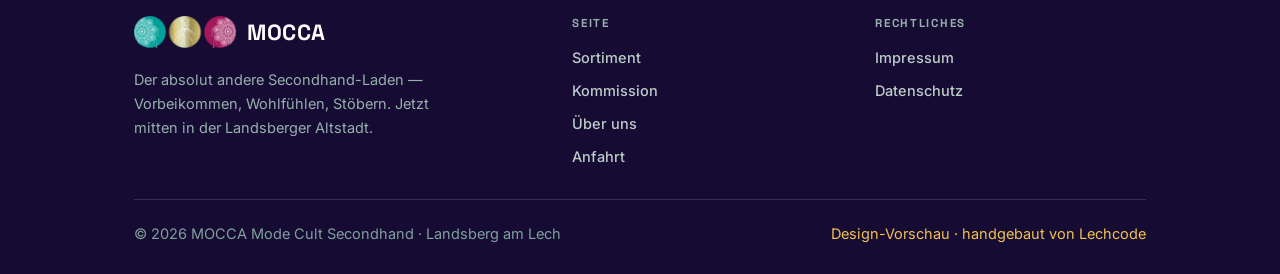
<file: v4.html>
<!doctype html>
<!--
  MOCCA Mode Cult Secondhand · Landsberg am Lech
  DESIGN-VORSCHAU · Richtung B „Wild Heart" — V4 (Discokugel-Header · bunter) · Lechcode · Single-File, kein Build
  KALT-Demo: Texte neu aus Fakten der Altseite. Bilder: Marions eigene Fotos (Rechte vor Go-Live klären).
  [KLÄREN] = noch von Marion zu bestätigen. noindex bis Beauftragung + Rechtsseiten + Freigabe.
-->
<html lang="de">
<head>
<meta charset="utf-8">
<meta name="viewport" content="width=device-width, initial-scale=1">
<script>document.documentElement.classList.add('js');if(location.search.indexOf('foto')>-1)document.documentElement.classList.add('foto')</script>
<meta name="robots" content="noindex, nofollow">
<title>MOCCA · Mode Cult Secondhand — Landsberg am Lech</title>
<meta name="description" content="MOCCA Mode Cult Secondhand: der absolut andere Secondhand-Laden — Vorbeikommen, Wohlfühlen, Stöbern. Ständig neu, von No-Name bis Designer. Jetzt mitten in der Landsberger Altstadt.">
<meta name="theme-color" content="#241349">
<meta property="og:type" content="website">
<meta property="og:locale" content="de_DE">
<meta property="og:site_name" content="MOCCA Mode Cult Secondhand">
<meta property="og:url" content="https://lechcode.github.io/mocca-vorschau/">
<meta property="og:title" content="MOCCA — der absolut andere Secondhand-Laden">
<meta property="og:description" content="Vorbeikommen · Wohlfühlen · Stöbern — jetzt mitten in der Landsberger Altstadt. Ständig neu, von No-Name bis Designer.">
<meta property="og:image" content="https://lechcode.github.io/mocca-vorschau/assets/og.jpg">
<meta property="og:image:width" content="1200">
<meta property="og:image:height" content="630">
<meta name="twitter:card" content="summary_large_image">
<meta name="twitter:image" content="https://lechcode.github.io/mocca-vorschau/assets/og.jpg">
<link rel="icon" href="data:image/svg+xml,%3Csvg xmlns='http://www.w3.org/2000/svg' viewBox='0 0 32 32'%3E%3Crect width='32' height='32' rx='7' fill='%23FBF1DF'/%3E%3Ccircle cx='8' cy='16' r='4.6' fill='%230E8C8C'/%3E%3Ccircle cx='16' cy='16' r='4.6' fill='%23C9A24B'/%3E%3Ccircle cx='24' cy='16' r='4.6' fill='%23A12952'/%3E%3C/svg%3E">
<link rel="preload" as="font" type="font/woff2" href="assets/fonts/shrikhand-400.woff2" crossorigin>
<link rel="preload" as="font" type="font/woff2" href="assets/fonts/inter-400.woff2" crossorigin>
<link rel="stylesheet" href="assets/fonts.css">
<style>
*{margin:0;padding:0;box-sizing:border-box}
:root{
  --creme:#FBF1DF; --creme2:#F8E7C8; --paper:#FFFBF3;
  --aubergine:#241349; --aub2:#38206E;
  --ink:#2A1622; --ink-soft:#6E5360;
  --terracotta:#D2541C; --terra-deep:#9A3D12; --mandarine:#F08A3C;
  --magenta:#C81E6E; --magenta-deep:#9E1454; --petrol:#0E9C92; --gold:#F2C14E; --gold-deep:#8C610F;
  --line:rgba(42,22,34,.14); --line-strong:rgba(42,22,34,.24);
  --display:'Space Grotesk',Arial,sans-serif;
  --head:'Shrikhand',Georgia,serif;
  --head-weight:400; --head-spacing:0;
  --body:'Inter','Inter Fallback',Arial,sans-serif;
  --script:'Caveat','Segoe Script',cursive;
  --s0:clamp(16px, .35vw + 15px, 17.5px);
  --s1:clamp(18px, .7vw + 15.5px, 21px);
  --h3:clamp(21px, 1vw + 16px, 26px);
  --h2:clamp(30px, 2.6vw + 18px, 48px);
  --h1:clamp(40px, 6vw + 16px, 86px);
  --maxw:1140px; --gut:clamp(20px, 5vw, 72px);
  --ease:cubic-bezier(.22,.61,.36,1); --r:14px; --r-lg:22px; --r-pill:999px;
}
html{scroll-behavior:smooth;scroll-padding-top:80px}
@media (prefers-reduced-motion:reduce){html{scroll-behavior:auto}}
body{background:var(--creme);color:var(--ink);font-family:var(--body);font-size:var(--s0);line-height:1.66;-webkit-font-smoothing:antialiased;text-rendering:optimizeLegibility;overflow-x:hidden}
h1,h2,h3{font-family:var(--head);font-weight:var(--head-weight);line-height:1.04;letter-spacing:var(--head-spacing);color:var(--ink)}
p{max-width:62ch}
a{color:var(--terra-deep);text-decoration:none;font-weight:500}
a:hover{text-decoration:underline;text-underline-offset:3px}
img{display:block;max-width:100%}
picture{display:block}
::selection{background:var(--magenta);color:#fff}
.wrap{max-width:var(--maxw);margin-inline:auto;padding-inline:var(--gut)}
.sec{padding-block:clamp(58px, 8vw, 116px);position:relative}
.eyebrow{font-family:var(--script);font-weight:700;font-size:clamp(22px,2.4vw,30px);color:var(--terra-deep);display:inline-block;transform:rotate(-2deg)}
.kicker{font-family:var(--display);font-weight:700;font-size:12.5px;letter-spacing:.2em;text-transform:uppercase;color:var(--magenta-deep)}
.lede{font-size:var(--s1);color:var(--ink-soft);line-height:1.6}
.sec-head{max-width:60ch}
.sec-head h2{font-size:var(--h2);margin:.18em 0 .45em}
.sec-head p{font-size:var(--s1);color:var(--ink-soft)}
:focus-visible{outline:none;box-shadow:0 0 0 3px rgba(166,40,90,.55);border-radius:6px}

.btn{display:inline-flex;align-items:center;gap:.55em;font-family:var(--display);font-weight:700;font-size:16px;padding:15px 28px;border-radius:var(--r-pill);min-height:50px;border:2px solid transparent;cursor:pointer;transition:transform .22s var(--ease),background .22s,color .22s,border-color .22s,box-shadow .22s}
.btn .ar{transition:transform .22s var(--ease)}.btn:hover .ar{transform:translateX(3px)}
.btn-primary{background:linear-gradient(180deg,#0F8484,#0B5C5C);color:#fff;box-shadow:0 12px 26px -12px rgba(12,92,92,.6),inset 0 1px 0 rgba(255,255,255,.18)}
.btn-primary:hover{transform:translateY(-2px);text-decoration:none;color:#fff;box-shadow:0 18px 34px -14px rgba(12,92,92,.7),inset 0 1px 0 rgba(255,255,255,.18)}
.btn-ghost{border-color:var(--line-strong);color:var(--ink)}
.btn-ghost:hover{border-color:var(--aubergine);color:var(--aubergine);transform:translateY(-2px);text-decoration:none}
.btn-light{background:var(--creme);color:var(--aubergine)}
.btn-light:hover{background:#fff;transform:translateY(-2px);text-decoration:none;color:var(--aubergine)}

/* NAV */
.nav{position:fixed;inset:0 0 auto;z-index:50;display:flex;align-items:center;justify-content:space-between;gap:20px;padding:15px var(--gut);transition:background .3s,box-shadow .3s,padding .3s}
.nav.scrolled{background:rgba(36,19,73,.94);backdrop-filter:blur(12px);padding-block:10px}
.nav.scrolled .brand b,.nav.scrolled .navlinks a:not(.btn){color:var(--creme)}
.nav.scrolled .burger span{background:var(--creme)}
.brand{display:flex;align-items:center;gap:9px}
.brand .logo{height:34px;width:auto;display:block}
.brand b{font-family:var(--display);font-weight:700;font-size:23px;letter-spacing:.02em;color:#FCEFD2}
.navlinks{display:flex;align-items:center;gap:28px}
.navlinks a:not(.btn){font-family:var(--display);font-size:15px;font-weight:500;color:#FCEFD2}
.navlinks a:not(.btn):hover{text-decoration:none;color:var(--gold)}
.nav.scrolled .navlinks a:not(.btn):hover{color:var(--gold)}
.burger{display:none;width:46px;height:46px;border:2px solid var(--line-strong);border-radius:12px;background:none;cursor:pointer;flex-direction:column;justify-content:center;gap:5px}
.burger span{height:2px;width:20px;background:#FCEFD2;margin-inline:auto;transition:.3s}
.menu-open .burger span:nth-child(1){transform:translateY(7px) rotate(45deg)}
.menu-open .burger span:nth-child(2){opacity:0}
.menu-open .burger span:nth-child(3){transform:translateY(-7px) rotate(-45deg)}

/* HERO */
.hero{position:relative;overflow:hidden;text-align:center;padding-top:clamp(150px,24vh,260px);padding-bottom:clamp(48px,8vw,92px);
  background:radial-gradient(125% 95% at 50% 4%, #3C1F72 0%, #271657 44%, #15123A 100%);color:#FCEFD2}
.disco-beams{position:absolute;left:50%;top:clamp(112px,16vh,196px);transform:translate(-50%,-50%);width:240vmax;height:240vmax;pointer-events:none;z-index:0;opacity:.7;
  background:repeating-conic-gradient(from 0deg, rgba(17,194,180,.34) 0deg 5deg, transparent 5deg 12deg, rgba(224,39,126,.32) 12deg 17deg, transparent 17deg 24deg, rgba(242,193,78,.30) 24deg 29deg, transparent 29deg 36deg, rgba(154,107,240,.32) 36deg 41deg, transparent 41deg 48deg);
  -webkit-mask:radial-gradient(circle, transparent 4%, #000 8%, #000 70%, transparent 86%);
  mask:radial-gradient(circle, transparent 4%, #000 8%, #000 70%, transparent 86%);
  animation:spin 120s linear infinite}
.disco{position:absolute;left:50%;top:clamp(112px,16vh,196px);transform:translate(-50%,-50%);z-index:1;pointer-events:none}
.disco .ball{position:relative;display:block;width:clamp(116px,15vw,160px);aspect-ratio:1;border-radius:50%;overflow:hidden;background:radial-gradient(circle at 34% 27%, #F4FBFF 0%, #C7D7E2 20%, #6E8AA0 58%, #2E4150 100%);box-shadow:inset -8px -10px 24px rgba(0,0,0,.5), 0 0 50px -6px rgba(170,110,255,.6), 0 0 110px -10px rgba(17,194,180,.45)}
.disco .ball::before{content:"";position:absolute;left:50%;bottom:100%;transform:translateX(-50%);width:2px;height:42vh;background:linear-gradient(to top, rgba(252,239,210,.5), transparent)}
.disco .ball::after{content:"";position:absolute;inset:-12%;border-radius:50%;background:repeating-linear-gradient(0deg, rgba(0,0,0,.32) 0 1.5px, transparent 1.5px 13px), repeating-linear-gradient(90deg, rgba(0,0,0,.32) 0 1.5px, transparent 1.5px 13px), conic-gradient(from 0deg, rgba(17,194,180,.6), rgba(224,39,126,.6), rgba(242,193,78,.55), rgba(154,107,240,.6), rgba(17,194,180,.6));mix-blend-mode:soft-light;animation:discospin 15s linear infinite}
.spark{position:absolute;width:9px;height:9px;border-radius:50%;z-index:1;pointer-events:none;animation:tw 3.2s ease-in-out infinite}
.spark.s1{left:17%;top:34%;background:#F2C14E;animation-delay:0s}
.spark.s2{left:80%;top:27%;background:#E0277E;animation-delay:.7s}
.spark.s3{left:27%;top:62%;background:#11C2B4;animation-delay:1.4s}
.spark.s4{left:73%;top:58%;background:#9A6BF0;animation-delay:.4s}
.spark.s5{left:55%;top:15%;background:#FCEFD2;animation-delay:2.1s}
.spark.s6{left:88%;top:48%;background:#11C2B4;animation-delay:1.1s}
@keyframes spin{to{transform:translate(-50%,-50%) rotate(360deg)}}
@keyframes discospin{to{transform:rotate(360deg)}}
@keyframes tw{0%,100%{opacity:.12;transform:scale(.6)}50%{opacity:1;transform:scale(1.35)}}
.hero-in{position:relative;z-index:2;max-width:900px;margin-inline:auto}
.hero h1{font-size:var(--h1);margin:.12em 0 .3em;letter-spacing:-.03em;color:#FFF6E6}
.hero h1 .pop{color:#F2C14E}
.hero .lede{max-width:40ch;margin-inline:auto;color:#E7DCF2}
.hero .eyebrow{color:#FFD27A}
.hero-cta{display:flex;flex-wrap:wrap;gap:13px;justify-content:center;margin-top:30px}
.hero .btn-ghost{border-color:rgba(255,255,255,.45);color:#FCEFD2}
.hero .btn-ghost:hover{border-color:#fff;color:#fff;background:rgba(255,255,255,.08)}
.hero-tags{margin-top:24px;display:flex;flex-wrap:wrap;gap:8px 10px;justify-content:center}
.hero-tags span{font-family:var(--display);font-size:13px;font-weight:500;color:#E7DCF2;background:rgba(255,255,255,.12);border:1px solid rgba(255,255,255,.22);border-radius:var(--r-pill);padding:6px 13px}

/* WAVE */
.wave{display:block;width:100%;height:auto}

/* MARQUEE */
.marquee{background:linear-gradient(90deg,#0E9C92,#7A3FD0,#C81E6E,#D2541C,#7A3FD0,#0E9C92);background-size:220% 100%;color:#fff;overflow:hidden;padding:16px 0;border-block:0;animation:hue 16s linear infinite}
.marquee .track{display:flex;width:max-content;animation:slide 26s linear infinite}
.marquee .grp{display:inline-flex;align-items:center;font-family:var(--display);font-weight:700;font-size:clamp(19px,2.6vw,30px);letter-spacing:.02em;white-space:nowrap}
.marquee .grp b{padding:0 18px;color:#fff;font-weight:700;text-shadow:0 1px 2px rgba(0,0,0,.28)}
.marquee .grp .st{color:#FFE6A6;font-size:.8em}
@keyframes slide{to{transform:translateX(-50%)}}@keyframes hue{to{background-position:220% 0}}

/* UMZUG */
.umzug{background:radial-gradient(70vmax 48vmax at 82% -12%,rgba(224,39,126,.13),transparent 60%),radial-gradient(58vmax 46vmax at 2% 116%,rgba(17,194,180,.14),transparent 60%),var(--creme2);color:var(--ink);text-align:center;overflow:hidden}
.umzug .wrap{position:relative;z-index:1;max-width:780px}
.umzug .eyebrow{color:var(--magenta)}
.umzug h2{color:var(--ink);font-size:var(--h2);margin:.12em 0 .4em}
.umzug p{margin-inline:auto;color:var(--ink-soft)}
.umzug .star{position:absolute;pointer-events:none;opacity:.85;z-index:0}
.adresskarte{margin:28px auto 0;display:inline-flex;flex-direction:column;gap:5px;background:var(--paper);border:2px dashed var(--petrol);box-shadow:6px 7px 0 var(--magenta);border-radius:var(--r-lg);padding:22px 36px}
.adresskarte .k{font-family:var(--display);font-size:11.5px;letter-spacing:.2em;text-transform:uppercase;color:var(--magenta-deep)}
.adresskarte .a{font-family:var(--display);font-weight:700;font-size:clamp(22px,3vw,32px);color:var(--ink);line-height:1.15}
.umzug .btn-primary{margin-top:26px}

/* SORTIMENT */
.karten{display:grid;grid-template-columns:repeat(3,1fr);gap:clamp(18px,2.4vw,30px);margin-top:46px}
.karte{background:var(--paper);border:2px solid var(--aubergine);border-radius:var(--r-lg);overflow:hidden;display:flex;flex-direction:column;box-shadow:6px 8px 0 rgba(20,11,46,.9);transition:transform .26s var(--ease),box-shadow .26s var(--ease)}
.karte:nth-child(1){transform:rotate(-1.4deg)}
.karte:nth-child(2){transform:rotate(1deg)}
.karte:nth-child(3){transform:rotate(-.8deg)}
.js .karte:hover{transform:rotate(0) translateY(-4px);box-shadow:10px 14px 0 rgba(20,11,46,.92)}
.karte figure{position:relative;aspect-ratio:4/5;overflow:hidden;background:var(--creme2)}
.karte figure picture{display:block;width:100%;height:100%}
.karte img{width:100%;height:100%;object-fit:cover}
.karte .tab{position:absolute;left:12px;top:12px;font-family:var(--display);font-weight:700;font-size:12px;letter-spacing:.04em;color:#fff;padding:6px 12px;border-radius:var(--r-pill)}
.karte:nth-child(1) .tab{background:var(--terracotta)}
.karte:nth-child(2) .tab{background:var(--magenta)}
.karte:nth-child(3) .tab{background:var(--petrol)}
.karte-body{padding:clamp(18px,2vw,24px);display:flex;flex-direction:column;gap:8px;flex:1}
.karte h3{font-size:var(--h3)}
.karte p{color:var(--ink-soft);font-size:15px;flex-grow:1}
.karte .mehr{font-family:var(--display);font-weight:700;font-size:13px;color:var(--terra-deep);letter-spacing:.02em}

/* KOMMISSION */
.komm{background:var(--creme2)}
.komm-grid{display:grid;grid-template-columns:repeat(3,1fr);gap:clamp(16px,3vw,28px);margin-top:42px;counter-reset:c}
.kstep{background:var(--paper);border:2px solid var(--aubergine);border-radius:var(--r-lg);padding:clamp(22px,2.4vw,30px);position:relative;box-shadow:5px 6px 0 rgba(20,11,46,.9)}
.kstep::before{counter-increment:c;content:counter(c);position:absolute;top:-20px;left:24px;width:42px;height:42px;border-radius:50%;background:var(--terracotta);color:#2A1622;font-family:var(--display);font-weight:700;font-size:20px;display:grid;place-items:center;border:2px solid var(--aubergine)}
.kstep:nth-child(2)::before{background:var(--magenta);color:#fff}
.kstep:nth-child(3)::before{background:var(--petrol);color:#fff}
.kstep h3{font-size:var(--h3);margin:8px 0 8px}
.kstep p{color:var(--ink-soft);font-size:15px}

/* ÜBER */
.ueber-grid{display:grid;grid-template-columns:auto 1fr;gap:clamp(30px,5vw,66px);align-items:center}
.ueber-fig{position:relative;width:270px;max-width:100%;justify-self:center}
.ueber-fig img{width:100%;height:auto;border-radius:var(--r-lg);border:3px solid var(--aubergine);box-shadow:7px 8px 0 var(--magenta)}
.ueber-text h2{font-size:var(--h2);margin:.1em 0 .5em}
.ueber-text h2 .pop{color:var(--magenta)}
.ueber-text p+p{margin-top:1em}.ueber-text p{color:var(--ink-soft)}
.leitzitat{margin-top:24px;border-left:4px solid var(--terracotta);padding:4px 0 4px 20px}
.leitzitat blockquote{font-family:var(--script);font-size:clamp(24px,3vw,34px);color:var(--aubergine);max-width:30ch;line-height:1.2}

/* ANFAHRT */
.anfahrt{background:var(--aubergine);color:var(--creme)}
.anfahrt .eyebrow{color:var(--gold)}
.anfahrt h2{color:#fff;font-size:var(--h2)}
.af-grid{display:grid;grid-template-columns:1fr 1fr;gap:clamp(24px,4vw,52px);margin-top:32px;align-items:center}
.af-info{display:grid;gap:18px}
.af-line{display:grid;grid-template-columns:auto 1fr;gap:13px;align-items:start}
.af-line .ic{color:var(--gold);margin-top:3px;font-size:18px}
.af-line .lab{font-family:var(--display);font-size:11px;letter-spacing:.16em;text-transform:uppercase;color:var(--gold);display:block;margin-bottom:2px}
.af-line .v{font-size:15.5px;color:var(--creme);line-height:1.55}.af-line a{color:#fff}
.zeiten{display:grid;grid-template-columns:auto 1fr;gap:4px 18px;font-size:15px;color:var(--creme)}
.zeiten b{color:#fff;font-weight:700}
.mapcard{position:relative;aspect-ratio:4/3;border-radius:var(--r-lg);overflow:hidden;border:3px solid var(--gold);box-shadow:8px 10px 0 rgba(0,0,0,.35);background:#e9e3d6}
.mapcard .mapimg{position:absolute;inset:0;width:100%;height:100%;object-fit:cover;display:block}
.mapcard .map-link{position:absolute;inset:0;z-index:1}
.mapcard .pin{position:absolute;left:50%;top:50%;transform:translate(-50%,-100%);z-index:3;pointer-events:none}
.mapcard .pin svg{width:48px;height:48px;filter:drop-shadow(0 5px 7px rgba(0,0,0,.5))}
.mapcard .maps-btn{position:absolute;left:50%;bottom:14px;transform:translateX(-50%);display:inline-flex;align-items:center;gap:.45em;background:var(--gold);color:var(--aubergine);font-family:var(--display);font-weight:700;font-size:13.5px;padding:10px 18px;border-radius:var(--r-pill);box-shadow:0 8px 20px -8px rgba(0,0,0,.5);white-space:nowrap;z-index:3;pointer-events:none;transition:transform .25s,background .25s}
.mapcard:hover .maps-btn{transform:translateX(-50%) translateY(-2px);background:#eec265}
.mapcard .map-attrib{position:absolute;right:7px;top:7px;z-index:4;font-family:var(--display);font-size:10px;line-height:1;color:#2a1622;background:rgba(251,241,223,.85);padding:3px 7px;border-radius:7px}
.mapcard .map-attrib a{color:#2a1622;text-decoration:underline;font-weight:500}

/* FOOTER */
.mfoot{background:#160B33;color:#bcccc9;padding-block:clamp(44px,6vw,64px) 28px;font-size:14.5px}
.mfoot .foot-top{display:grid;grid-template-columns:1.5fr 1fr 1fr;gap:32px;padding-bottom:30px;border-bottom:1px solid rgba(255,255,255,.14)}
.mfoot .brand b{color:#fff;font-family:var(--display);font-size:22px}
.mfoot p{color:#97b0ad}
.mfoot h4{font-family:var(--display);font-size:11.5px;letter-spacing:.15em;text-transform:uppercase;color:#97b0ad;margin-bottom:13px;font-weight:700}
.mfoot ul{list-style:none;display:grid;gap:9px}.mfoot a{color:#bcccc9}.mfoot a:hover{color:#fff}
.mfoot .foot-bot{display:flex;flex-wrap:wrap;justify-content:space-between;gap:12px;padding-top:22px;color:#7fa09c}
.mfoot .made{color:var(--gold)}

/* STICKY */
.sticky{display:none}

/* REVEAL */
.js .reveal{opacity:0;transform:translateY(20px);transition:opacity .7s var(--ease),transform .7s var(--ease)}
.js .reveal.in{opacity:1;transform:none}
@media (prefers-reduced-motion:reduce){.js .reveal{opacity:1!important;transform:none!important;transition:none}.disco-beams,.ball::after,.spark,.marquee{animation:none!important}.marquee .track{animation:none!important}}
.foto .reveal{opacity:1!important;transform:none!important}.foto .disco-beams,.foto .ball::after,.foto .spark,.foto .marquee{animation:none!important}.foto .marquee .track{animation:none!important}

@media (max-width:900px){
  .navlinks{position:fixed;inset:0;background:var(--aubergine);flex-direction:column;justify-content:center;gap:26px;transform:translateX(100%);transition:transform .4s var(--ease);z-index:40}
  .navlinks a:not(.btn){font-size:24px;color:var(--creme)}
  .menu-open .navlinks{transform:none}.burger{display:flex;z-index:45}
  .ueber-grid,.af-grid{grid-template-columns:1fr}
  .karten,.komm-grid{grid-template-columns:1fr}
  .karte,.karte:nth-child(n){transform:none}
  .ueber-fig{width:210px;max-width:78%;margin-inline:auto}
  .mfoot .foot-top{grid-template-columns:1fr 1fr;gap:26px 22px}
  .mfoot .foot-top>div:first-child{grid-column:1/-1}
  .mfoot{padding-bottom:90px}
  .sticky{display:grid;grid-template-columns:repeat(3,1fr);position:fixed;inset:auto 0 0;z-index:60;background:var(--aubergine);box-shadow:0 -8px 24px -12px rgba(0,0,0,.5);padding-bottom:env(safe-area-inset-bottom)}
  .sticky a{display:flex;flex-direction:column;align-items:center;gap:3px;padding:9px 4px;color:var(--creme);font-family:var(--display);font-size:11.5px;font-weight:700;text-decoration:none}
  .sticky svg{width:20px;height:20px;color:var(--gold)}
}
</style>
</head>
<body>
<a href="#inhalt" class="btn" style="position:absolute;left:-9999px;top:8px;z-index:99" onfocus="this.style.left='8px'" onblur="this.style.left='-9999px'">Zum Inhalt springen</a>

<nav class="nav" id="nav" aria-label="Hauptnavigation">
  <a class="brand" href="#top" aria-label="MOCCA — Startseite"><picture><source type="image/avif" srcset="assets/logo.avif"><source type="image/webp" srcset="assets/logo.webp"><img class="logo" src="assets/logo.png" width="448" height="140" alt="MOCCA Logo: drei Kreise"></picture><b>MOCCA</b></a>
  <div class="navlinks" id="menu">
    <a href="#sortiment">Sortiment</a>
    <a href="#kommission">Kommission</a>
    <a href="#ueber">Über uns</a>
    <a href="#anfahrt">Anfahrt</a>
    <a href="#anfahrt" class="btn btn-primary">Vorbeikommen <span class="ar">→</span></a>
  </div>
  <button class="burger" id="burger" aria-label="Menü öffnen" aria-expanded="false" aria-controls="menu"><span></span><span></span><span></span></button>
</nav>

<main id="inhalt"><span id="top"></span>

<!-- HERO -->
<header class="hero">
  <div class="disco-beams" aria-hidden="true"></div>
  <div class="disco" aria-hidden="true"><span class="ball"></span></div>
  <span class="spark s1" aria-hidden="true"></span><span class="spark s2" aria-hidden="true"></span><span class="spark s3" aria-hidden="true"></span><span class="spark s4" aria-hidden="true"></span><span class="spark s5" aria-hidden="true"></span><span class="spark s6" aria-hidden="true"></span>
  <div class="wrap hero-in">
    <p class="eyebrow">Jetzt mitten in der Altstadt!</p>
    <h1>Schätze mit <span class="pop">Vorgeschichte.</span></h1>
    <p class="lede">Der absolut andere Secondhand-Laden — Second Hand mit Boutique-Seele. Ständig neu, von No-Name bis Designer, für Damen &amp; Herren.</p>
    <div class="hero-cta">
      <a href="#anfahrt" class="btn btn-primary">Vorbeikommen &amp; stöbern <span class="ar">→</span></a>
      <a href="#sortiment" class="btn btn-ghost">Was dich erwartet ↓</a>
    </div>
    <div class="hero-tags">
      <span>Damen &amp; Herren</span><span>No-Name bis Designer</span><span>ständig neu</span><span>Kommission</span>
    </div>
  </div>
</header>

<div class="marquee" aria-hidden="true">
  <div class="track">
    <div class="grp"><b>Vorbeikommen</b><span class="st">✦</span><b>Wohlfühlen</b><span class="st">✦</span><b>Stöbern</b><span class="st">✦</span><b>Vorbeikommen</b><span class="st">✦</span><b>Wohlfühlen</b><span class="st">✦</span><b>Stöbern</b><span class="st">✦</span></div>
    <div class="grp"><b>Vorbeikommen</b><span class="st">✦</span><b>Wohlfühlen</b><span class="st">✦</span><b>Stöbern</b><span class="st">✦</span><b>Vorbeikommen</b><span class="st">✦</span><b>Wohlfühlen</b><span class="st">✦</span><b>Stöbern</b><span class="st">✦</span></div>
  </div>
</div>

<!-- UMZUG -->
<section class="sec umzug" id="umzug">
  <svg class="star" style="left:8%;top:22%;width:34px" viewBox="0 0 24 24" fill="#F2C14E" aria-hidden="true"><path d="M12 2l2.4 6.9L21 9.3l-5.4 4.2 2 6.9L12 16.8 6.4 20.4l2-6.9L3 9.3l6.6-.4z"/></svg>
  <svg class="star" style="right:10%;top:30%;width:22px" viewBox="0 0 24 24" fill="#E0277E" aria-hidden="true"><path d="M12 2l2.4 6.9L21 9.3l-5.4 4.2 2 6.9L12 16.8 6.4 20.4l2-6.9L3 9.3l6.6-.4z"/></svg>
  <svg class="star" style="right:18%;bottom:18%;width:30px" viewBox="0 0 24 24" fill="#0E9C92" aria-hidden="true"><path d="M12 2l2.4 6.9L21 9.3l-5.4 4.2 2 6.9L12 16.8 6.4 20.4l2-6.9L3 9.3l6.6-.4z"/></svg>
  <div class="wrap reveal">
    <p class="eyebrow">Wir sind umgezogen</p>
    <h2>Neu. Größer. Mittendrin.</h2>
    <p>Mehr Platz, mehr Auswahl, modernes Ambiente: MOCCA hat ein neues Zuhause im Herzen der Landsberger Altstadt gefunden — und bleibt der absolut andere Secondhand-Laden.</p>
    <div class="adresskarte">
      <span class="k">★ So findest du uns ★</span>
      <span class="a">Vordere Mühlgasse 189<br>86899 Landsberg am Lech</span>
    </div>
    <div><a class="btn btn-primary" href="#anfahrt">Auf der Karte ansehen <span class="ar">→</span></a></div>
  </div>
</section>

<!-- SORTIMENT -->
<section class="sec" id="sortiment">
  <div class="wrap">
    <div class="sec-head reveal">
      <p class="eyebrow">Was dich erwartet</p>
      <h2>Heute Designer, morgen Lieblingsstück.</h2>
      <p>Kommissionsware heißt: das Sortiment wechselt ständig. Kein Besuch ist wie der andere — und nie zweimal dasselbe.</p>
    </div>
    <div class="karten reveal">
      <article class="karte">
        <figure>
          <span class="tab">Mode</span>
          <picture>
            <source type="image/avif" srcset="assets/img/mantel-480.avif 480w, assets/img/mantel-720.avif 720w" sizes="(max-width:900px) 92vw, 340px">
            <source type="image/webp" srcset="assets/img/mantel-480.webp 480w, assets/img/mantel-720.webp 720w" sizes="(max-width:900px) 92vw, 340px">
            <img src="assets/img/mantel-720.jpg" width="1161" height="1451" loading="lazy" decoding="async" alt="Glänzender Designer-Mantel auf einer Büste">
          </picture>
        </figure>
        <div class="karte-body">
          <h3>Mode &amp; Mäntel</h3>
          <p>Damen &amp; Herren, von Basics bis Designer — mit Liebe ausgesucht und gehängt.</p>
          <span class="mehr">Jacken · Kleider · Statement-Teile</span>
        </div>
      </article>
      <article class="karte">
        <figure>
          <span class="tab">Schätze</span>
          <picture>
            <source type="image/avif" srcset="assets/img/schmuck-480.avif 480w, assets/img/schmuck-720.avif 720w" sizes="(max-width:900px) 92vw, 340px">
            <source type="image/webp" srcset="assets/img/schmuck-480.webp 480w, assets/img/schmuck-720.webp 720w" sizes="(max-width:900px) 92vw, 340px">
            <img src="assets/img/schmuck-720.jpg" width="1252" height="2048" loading="lazy" decoding="async" alt="Goldener Hase mit Perlenschmuck — dekorative Fundstücke">
          </picture>
        </figure>
        <div class="karte-body">
          <h3>Schmuck &amp; Schätze</h3>
          <p>Accessoires, Taschen und kleine Fundstücke mit Charakter — das gewisse Etwas.</p>
          <span class="mehr">Schmuck · Taschen · Deko</span>
        </div>
      </article>
      <article class="karte">
        <figure>
          <span class="tab">Schuhe</span>
          <picture>
            <source type="image/avif" srcset="assets/img/schuhe-480.avif 480w, assets/img/schuhe-720.avif 720w" sizes="(max-width:900px) 92vw, 340px">
            <source type="image/webp" srcset="assets/img/schuhe-480.webp 480w, assets/img/schuhe-720.webp 720w" sizes="(max-width:900px) 92vw, 340px">
            <img src="assets/img/schuhe-720.jpg" width="1046" height="1308" loading="lazy" decoding="async" alt="Hochwertige Lederstiefel im MOCCA Secondhand-Laden">
          </picture>
        </figure>
        <div class="karte-body">
          <h3>Schuhe &amp; mehr</h3>
          <p>Stiefel, Sneaker, Lieblingsstücke fürs nächste Abenteuer — geprüft &amp; gepflegt.</p>
          <span class="mehr">Stiefel · Sneaker · Boots</span>
        </div>
      </article>
    </div>
  </div>
</section>

<!-- KOMMISSION -->
<section class="sec komm" id="kommission">
  <div class="wrap">
    <div class="sec-head reveal" style="max-width:58ch">
      <p class="eyebrow">Dein Schrank ist zu voll?</p>
      <h2>Bring's vorbei — Kommission, fair für beide.</h2>
      <p>Dein Stil ist zu schade zum Wegwerfen. Gib deine schönsten Stücke ab, wir verkaufen sie — und du bekommst deinen Anteil.</p>
    </div>
    <div class="komm-grid reveal">
      <div class="kstep"><h3>Bringen</h3><p>Komm mit deinen gepflegten Lieblingsstücken vorbei — wir schauen gemeinsam, was passt.</p></div>
      <div class="kstep"><h3>Wir verkaufen</h3><p>Deine Sachen bekommen eine zweite Bühne — schön präsentiert, mit Boutique-Seele.</p></div>
      <div class="kstep"><h3>Dein Anteil</h3><p>Ist etwas verkauft, bekommst du deinen fairen Anteil. Nachhaltig — und es lohnt sich.</p></div>
    </div>
  </div>
</section>

<!-- ÜBER -->
<section class="sec" id="ueber">
  <div class="wrap ueber-grid">
    <figure class="ueber-fig reveal">
      <picture>
        <source type="image/avif" srcset="assets/img/marion-480.avif 480w, assets/img/marion-720.avif 720w" sizes="(max-width:900px) 260px, 380px">
        <source type="image/webp" srcset="assets/img/marion-480.webp 480w, assets/img/marion-720.webp 720w" sizes="(max-width:900px) 260px, 380px">
        <img src="assets/img/marion-720.jpg" width="720" height="900" loading="lazy" decoding="async" alt="Marion, Inhaberin von MOCCA, in ihrem Laden">
      </picture>
    </figure>
    <div class="ueber-text reveal">
      <p class="eyebrow">Hinter MOCCA</p>
      <h2>Mode mit <span class="pop">Haltung</span> — und Herz.</h2>
      <p>MOCCA ist mehr als ein Laden: ein Ort zum Wohlfühlen, an dem Kleidung eine zweite Geschichte bekommt. Jedes Stück mit Liebe ausgesucht — bewusst, fair und nachhaltig.</p>
      <p>Hier wird nicht gewühlt, sondern gestöbert. Mit gutem Auge, Boutique-Seele und der Überzeugung, dass schöne Dinge ein zweites Leben verdienen.</p>
      <div class="leitzitat"><blockquote>Vorbeikommen, wohlfühlen, stöbern.</blockquote></div>
    </div>
  </div>
</section>

<!-- ANFAHRT -->
<section class="sec anfahrt" id="anfahrt">
  <div class="wrap">
    <div class="sec-head reveal" style="max-width:52ch"><p class="eyebrow">So findest du uns</p><h2>Komm vorbei — mitten in der Altstadt.</h2></div>
    <div class="af-grid">
      <div class="af-info reveal">
        <div class="af-line"><span class="ic" aria-hidden="true">⌖</span><div><span class="lab">Adresse</span><span class="v">Vordere Mühlgasse 189<br>86899 Landsberg am Lech</span></div></div>
        <div class="af-line"><span class="ic" aria-hidden="true">☎</span><div><span class="lab">Telefon</span><a class="v" href="tel:+4981914019671">08191 4019671</a></div></div>
        <div class="af-line"><span class="ic" aria-hidden="true">✉</span><div><span class="lab">E-Mail</span><a class="v" href="mailto:mocca.landsberg@web.de">mocca.landsberg@web.de</a></div></div>
        <div class="af-line"><span class="ic" aria-hidden="true">◷</span><div><span class="lab">Öffnungszeiten</span>
          <div class="zeiten"><b>Mo</b><span>14–18 Uhr</span><b>Di–Fr</b><span>10–13 &amp; 14–18 Uhr</span><b>Sa</b><span>10–14 Uhr</span></div>
          <span class="v" style="display:block;margin-top:6px;font-size:12.5px;color:#97b0ad">Zeiten bitte vor dem Besuch kurz prüfen.</span>
        </div></div>
      </div>
      <figure class="mapcard reveal" aria-label="Lage von MOCCA in der Landsberger Altstadt">
        <picture>
          <source type="image/avif" srcset="assets/img/karte.avif">
          <source type="image/webp" srcset="assets/img/karte.webp">
          <img class="mapimg" src="assets/img/karte.jpg" width="1000" height="750" loading="lazy" decoding="async" alt="Karte: Standort von MOCCA in der Vorderen Mühlgasse in der Landsberger Altstadt">
        </picture>
        <a class="map-link" href="https://www.google.com/maps/search/?api=1&amp;query=Vordere+M%C3%BChlgasse+189+86899+Landsberg+am+Lech" target="_blank" rel="noopener" aria-label="Standort von MOCCA auf Google Maps öffnen"></a>
        <span class="pin" aria-hidden="true"><svg viewBox="0 0 24 24" fill="none"><path d="M12 2a7 7 0 0 0-7 7c0 5.2 7 13 7 13s7-7.8 7-13a7 7 0 0 0-7-7Z" fill="#F2C14E" stroke="#271528" stroke-width="1.5"/><circle cx="12" cy="9" r="2.4" fill="#271528"/></svg></span>
        <span class="maps-btn">Auf Google&nbsp;Maps öffnen ↗</span>
        <small class="map-attrib">© <a href="https://www.openstreetmap.org/copyright" target="_blank" rel="noopener">OpenStreetMap</a></small>
      </figure>
    </div>
  </div>
</section>

</main>

<footer class="mfoot">
  <div class="wrap">
    <div class="foot-top">
      <div>
        <a class="brand" href="#top" style="display:inline-flex;align-items:center;gap:11px"><img src="assets/logo.png" width="448" height="140" alt="MOCCA Logo" style="height:32px;width:auto"><b>MOCCA</b></a>
        <p style="margin-top:13px;max-width:38ch">Der absolut andere Secondhand-Laden — Vorbeikommen, Wohlfühlen, Stöbern. Jetzt mitten in der Landsberger Altstadt.</p>
      </div>
      <div><h4>Seite</h4><ul><li><a href="#sortiment">Sortiment</a></li><li><a href="#kommission">Kommission</a></li><li><a href="#ueber">Über uns</a></li><li><a href="#anfahrt">Anfahrt</a></li></ul></div>
      <div><h4>Rechtliches</h4><ul><li><a href="impressum.html">Impressum</a></li><li><a href="datenschutz.html">Datenschutz</a></li></ul></div>
    </div>
    <div class="foot-bot"><span>© 2026 MOCCA Mode Cult Secondhand · Landsberg am Lech</span><span class="made">Design-Vorschau · handgebaut von Lechcode</span></div>
  </div>
</footer>

<nav class="sticky" aria-label="Schnellkontakt">
  <a href="tel:+4981914019671"><svg viewBox="0 0 24 24" fill="none"><path d="M6 3h3l2 5-2 1a12 12 0 0 0 6 6l1-2 5 2v3a2 2 0 0 1-2 2A17 17 0 0 1 4 5a2 2 0 0 1 2-2Z" stroke="currentColor" stroke-width="2" stroke-linejoin="round"/></svg>Anrufen</a>
  <a href="#sortiment"><svg viewBox="0 0 24 24" fill="none"><path d="M4 7h16M4 12h16M4 17h10" stroke="currentColor" stroke-width="2" stroke-linecap="round"/></svg>Sortiment</a>
  <a href="#anfahrt"><svg viewBox="0 0 24 24" fill="none"><path d="M12 22s8-7 8-13a8 8 0 1 0-16 0c0 6 8 13 8 13Z" stroke="currentColor" stroke-width="2"/><circle cx="12" cy="9" r="3" stroke="currentColor" stroke-width="2"/></svg>Anfahrt</a>
</nav>

<script>
const nav=document.getElementById('nav');
addEventListener('scroll',()=>nav.classList.toggle('scrolled',scrollY>20),{passive:true});
const burger=document.getElementById('burger');
burger.addEventListener('click',()=>{const o=document.documentElement.classList.toggle('menu-open');burger.setAttribute('aria-expanded',o);burger.setAttribute('aria-label',o?'Menü schließen':'Menü öffnen')});
document.getElementById('menu').addEventListener('click',e=>{if(e.target.tagName==='A'){document.documentElement.classList.remove('menu-open');burger.setAttribute('aria-expanded',false)}});
const io=new IntersectionObserver(es=>{es.forEach(e=>{if(e.isIntersecting){e.target.classList.add('in');io.unobserve(e.target)}})},{rootMargin:'0px 0px -8% 0px',threshold:.08});
if(matchMedia('(prefers-reduced-motion: reduce)').matches){document.querySelectorAll('.reveal').forEach(r=>r.classList.add('in'))}
else{document.querySelectorAll('.reveal').forEach(r=>io.observe(r))}
</script>
</body>
</html>
</file>
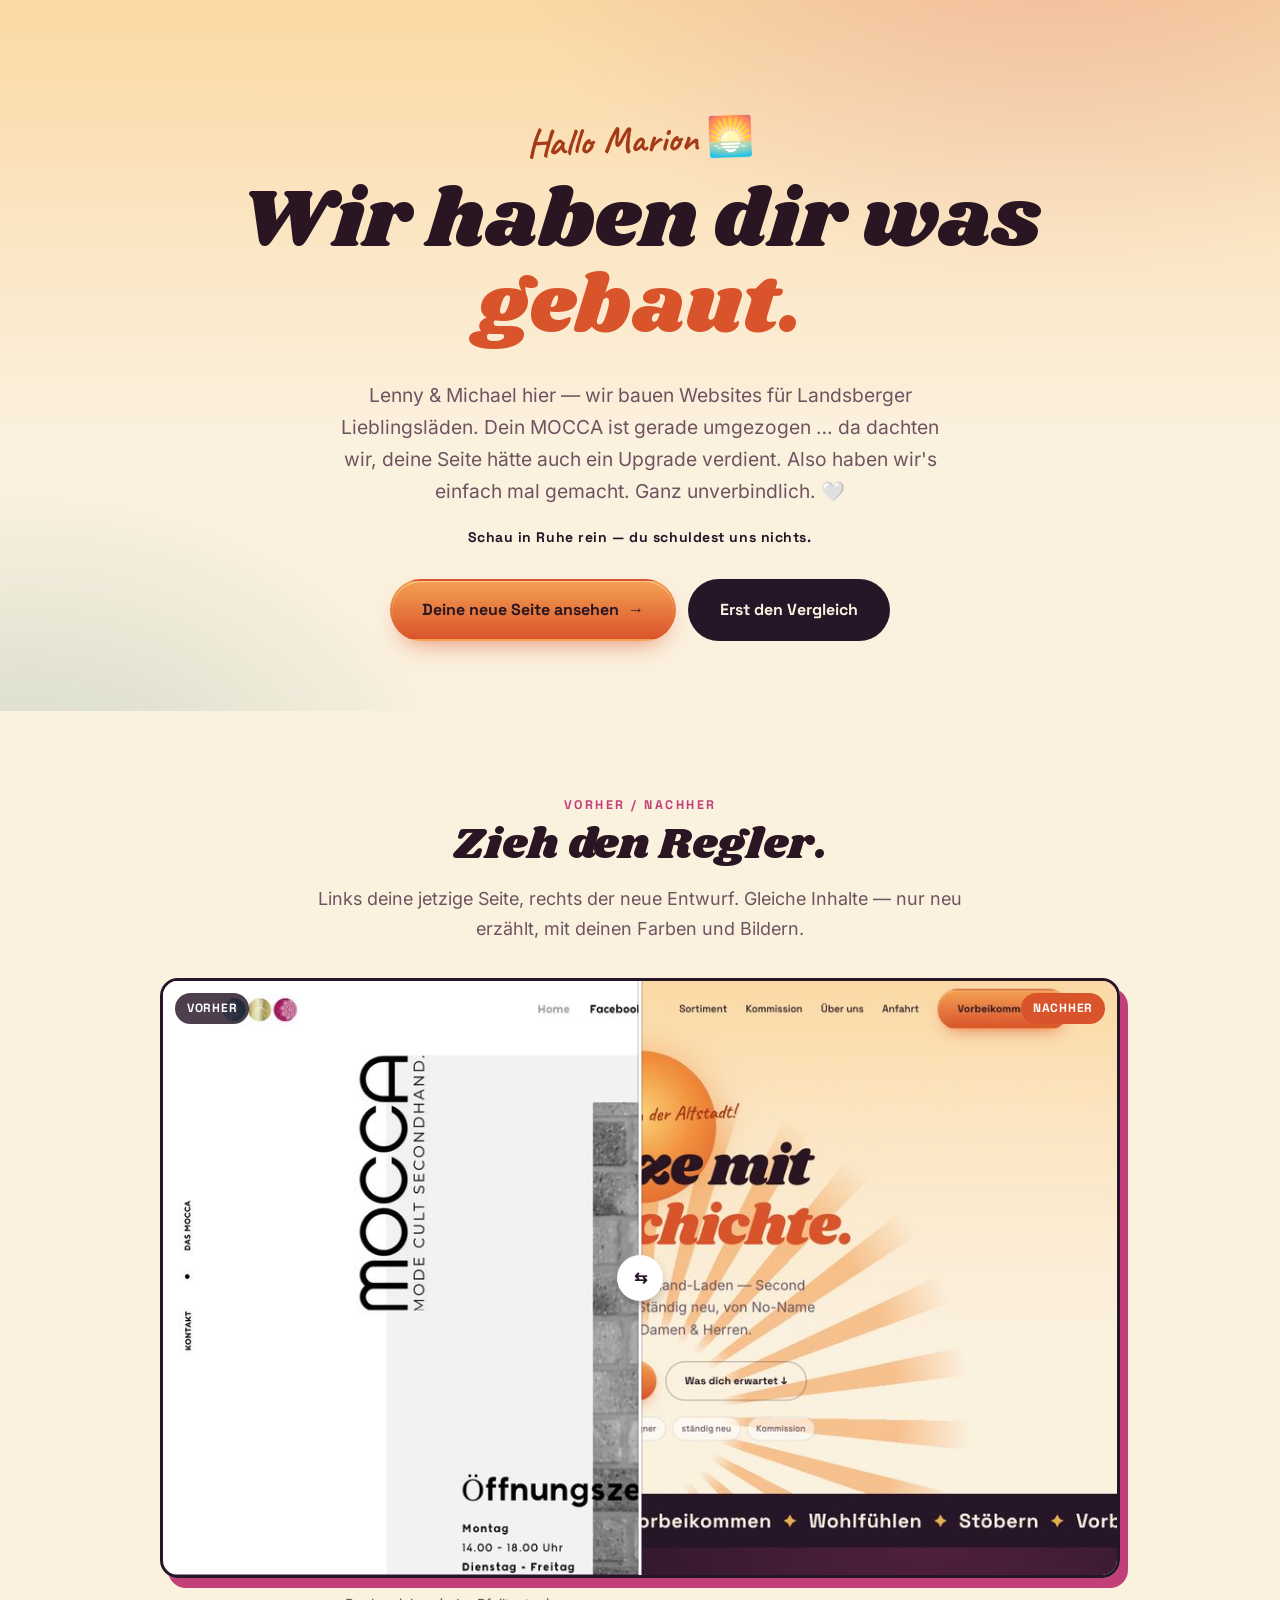
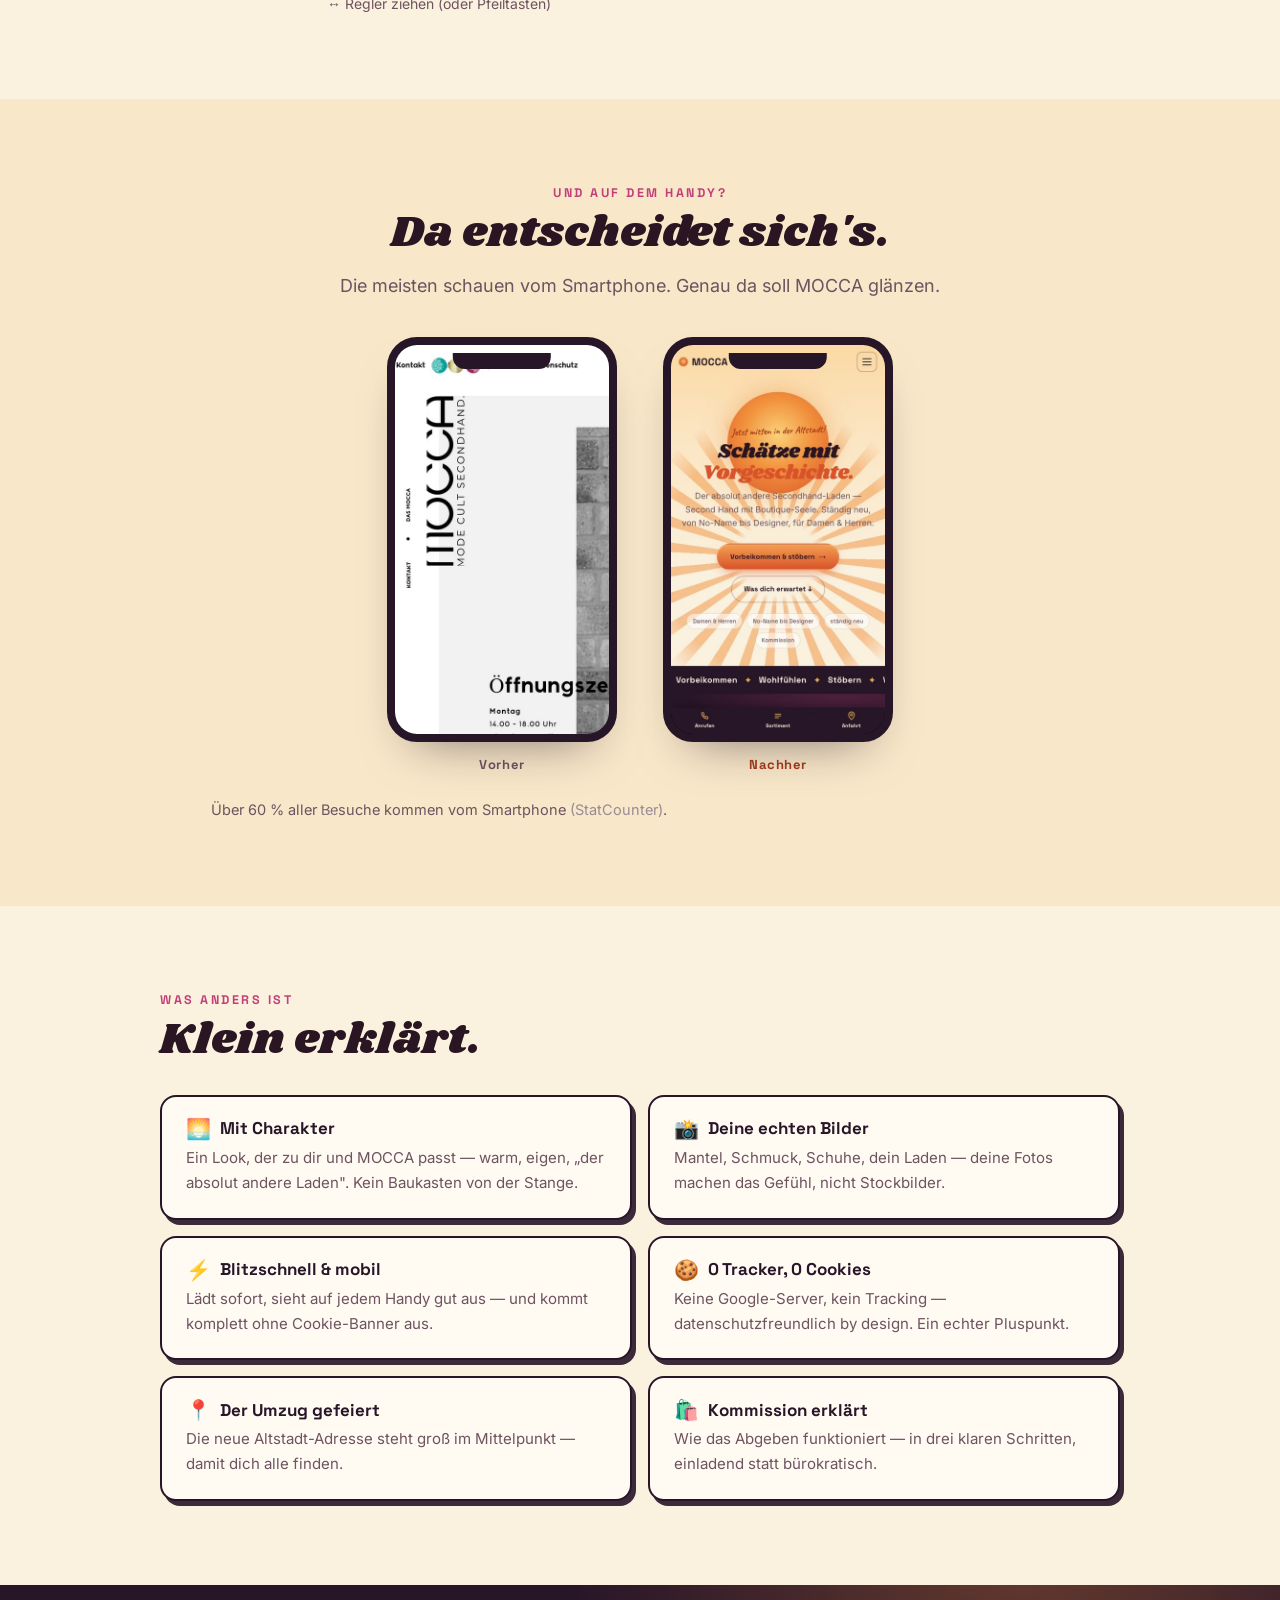
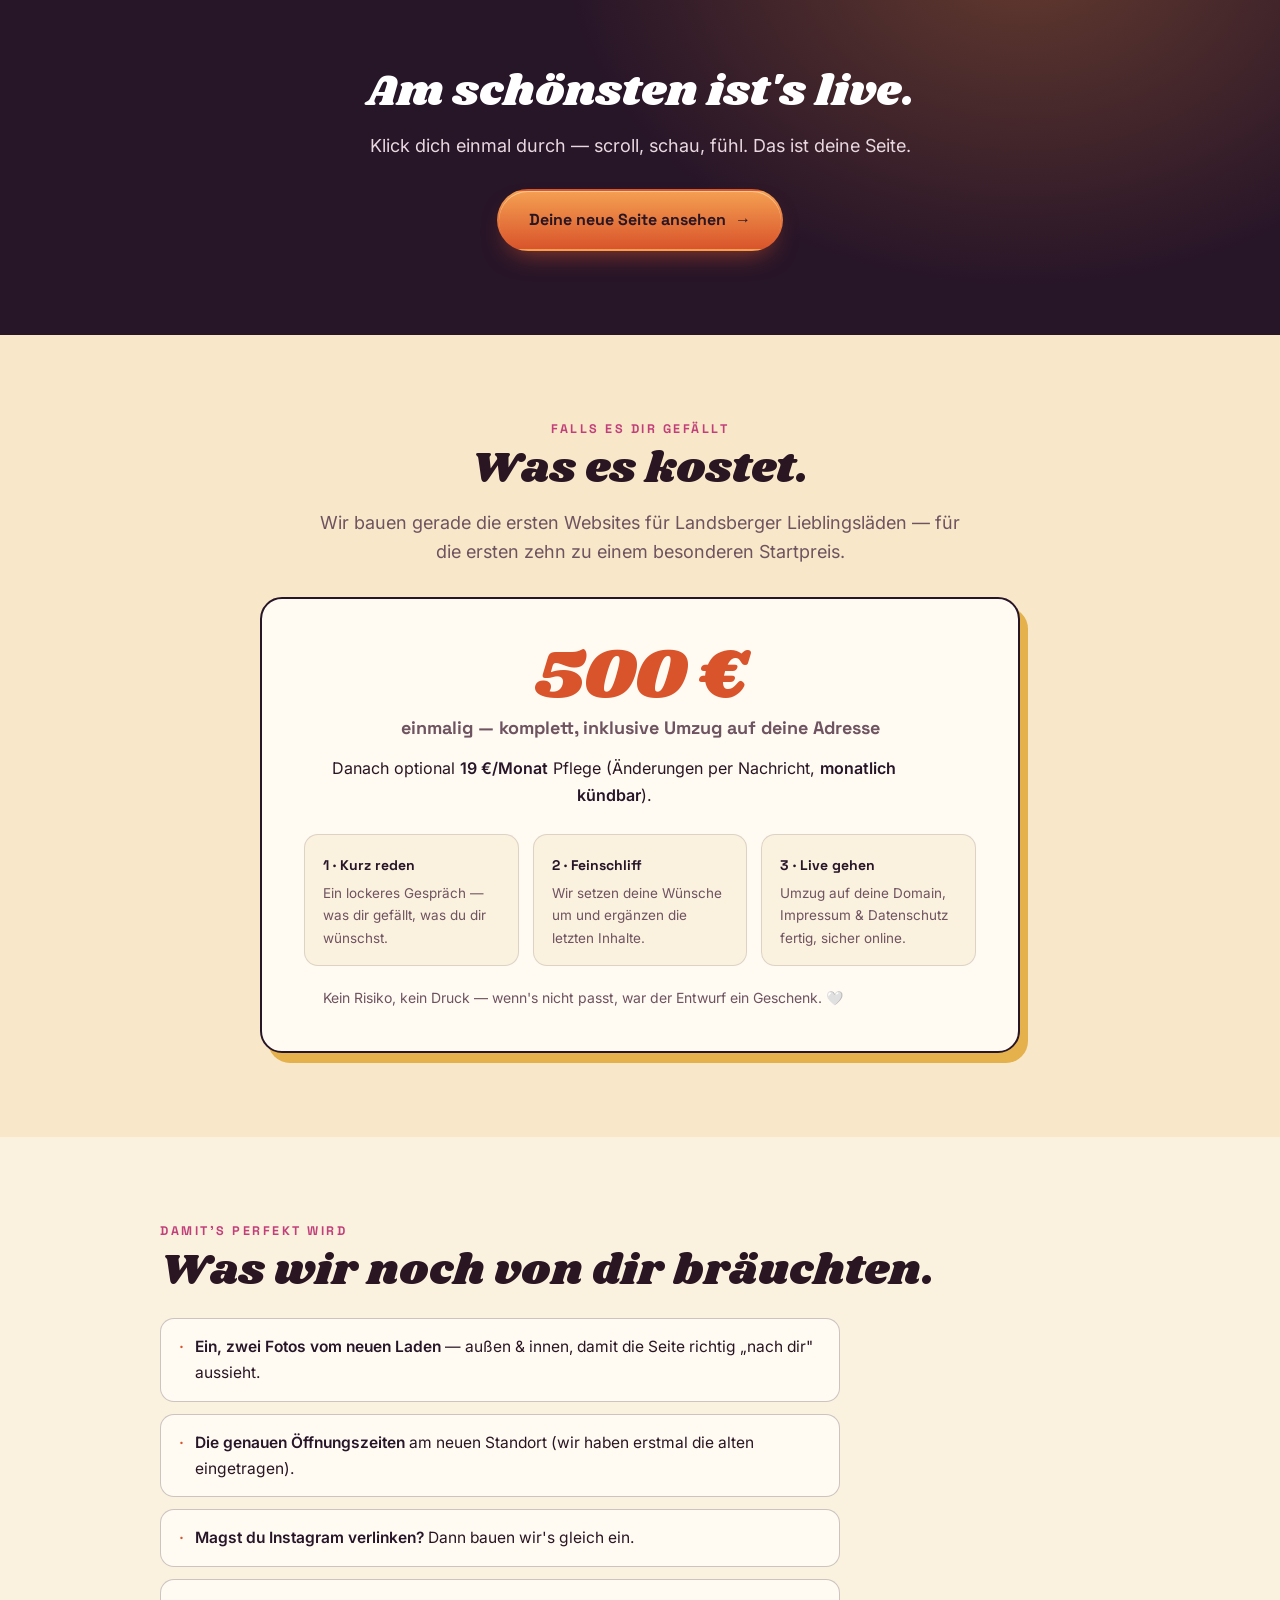
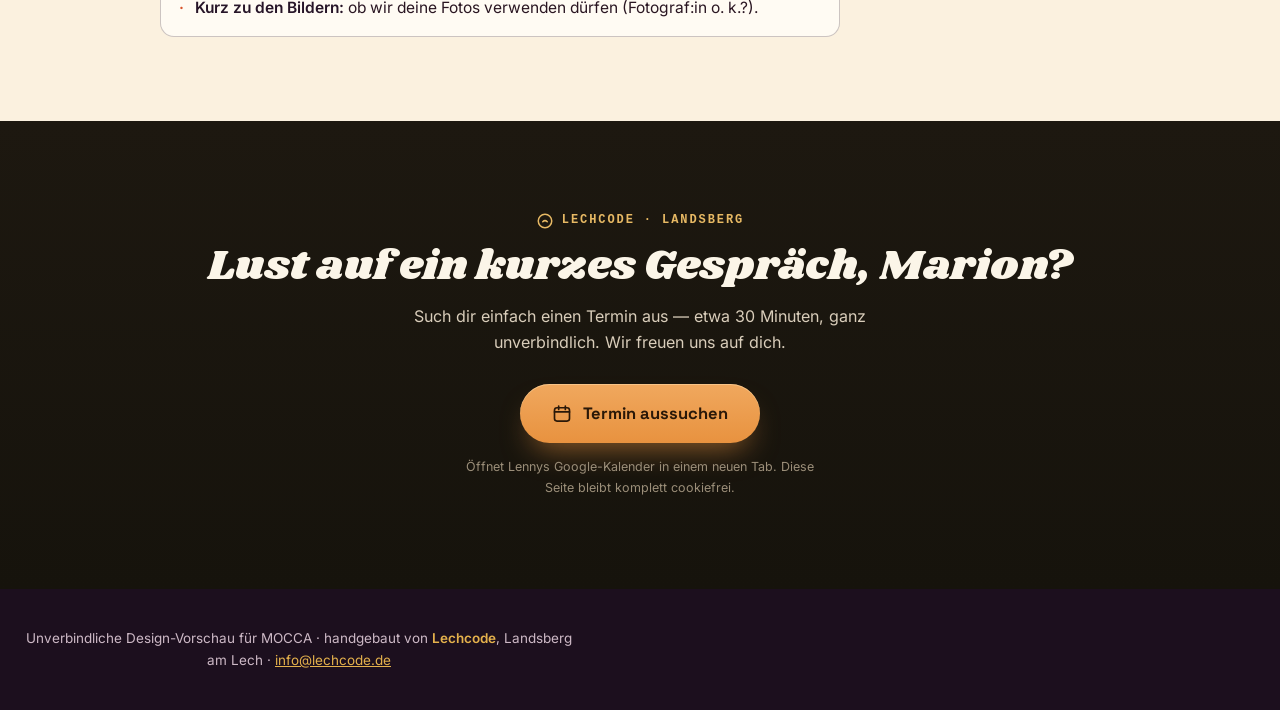
<file: vorschau.html>
<!doctype html>
<!-- MOCCA · vorschau.html · „Hallo Marion" (KALT-Demo) · Lechcode · noindex -->
<html lang="de">
<head>
<meta charset="utf-8">
<meta name="viewport" content="width=device-width, initial-scale=1">
<meta name="robots" content="noindex, nofollow">
<title>Für Marion — eine kleine Überraschung 🌅 | Lechcode</title>
<meta name="theme-color" content="#271528">
<meta property="og:type" content="website">
<meta property="og:locale" content="de_DE">
<meta property="og:site_name" content="Lechcode">
<meta property="og:url" content="https://lechcode.github.io/mocca-vorschau/vorschau.html">
<meta property="og:title" content="Hallo Marion 🌅 — eine Überraschung für MOCCA">
<meta property="og:description" content="Wir haben deine Website mal ganz neu gedacht — schneller, schöner, mit deinen Bildern. Schau in Ruhe rein.">
<meta property="og:image" content="https://lechcode.github.io/mocca-vorschau/assets/og-vorschau.jpg">
<meta property="og:image:width" content="1200">
<meta property="og:image:height" content="630">
<meta name="twitter:card" content="summary_large_image">
<meta name="twitter:image" content="https://lechcode.github.io/mocca-vorschau/assets/og-vorschau.jpg">
<link rel="icon" href="data:image/svg+xml,%3Csvg xmlns='http://www.w3.org/2000/svg' viewBox='0 0 32 32'%3E%3Crect width='32' height='32' rx='8' fill='%23271528'/%3E%3Ccircle cx='16' cy='16' r='6' fill='%23F2913D'/%3E%3C/svg%3E">
<link rel="preload" as="font" type="font/woff2" href="assets/fonts/shrikhand-400.woff2" crossorigin>
<link rel="preload" as="font" type="font/woff2" href="assets/fonts/inter-400.woff2" crossorigin>
<link rel="stylesheet" href="assets/fonts.css">
<style>
*{margin:0;padding:0;box-sizing:border-box}
:root{
  --creme:#FBF1DF;--creme2:#F8E7C8;--paper:#FFFBF3;
  --aubergine:#271528;--ink:#2A1622;--soft:#6E5360;
  --terracotta:#D9542B;--terra-deep:#A53A18;--mandarine:#F2913D;
  --magenta:#C2407A;--petrol:#1E6E63;--gold:#E4B14C;--gold-deep:#8C610F;
  --line:rgba(42,22,34,.14);--line-strong:rgba(42,22,34,.24);
  --display:'Space Grotesk',Arial,sans-serif;--head:'Shrikhand',Georgia,serif;
  --body:'Inter','Inter Fallback',Arial,sans-serif;--script:'Caveat',cursive;
  --ease:cubic-bezier(.22,.61,.36,1);
}
html{scroll-behavior:smooth}@media (prefers-reduced-motion:reduce){html{scroll-behavior:auto}}
body{background:var(--creme);color:var(--ink);font-family:var(--body);line-height:1.66;-webkit-font-smoothing:antialiased;overflow-x:hidden}
.wrap{max-width:1040px;margin-inline:auto;padding-inline:clamp(20px,5vw,40px)}
h1,h2,h3{font-family:var(--head);font-weight:400;line-height:1.05;color:var(--ink)}
p{max-width:62ch}
a{color:var(--terra-deep)}
.sec{padding-block:clamp(46px,7vw,84px)}
.btn{display:inline-flex;align-items:center;gap:.55em;font-family:var(--display);font-weight:700;font-size:16px;padding:16px 30px;border-radius:999px;min-height:52px;text-decoration:none;border:2px solid transparent;cursor:pointer;transition:transform .22s var(--ease),box-shadow .22s}
.btn .ar{transition:transform .22s var(--ease)}.btn:hover .ar{transform:translateX(3px)}
.btn-primary{background:linear-gradient(180deg,#F4A052,var(--terracotta));color:#2A1622;box-shadow:0 12px 26px -12px rgba(217,84,43,.7),inset 0 1px 0 rgba(255,228,190,.6)}
.btn-primary:hover{transform:translateY(-2px)}
.btn-dark{background:var(--aubergine);color:var(--creme)}.btn-dark:hover{transform:translateY(-2px)}
:focus-visible{outline:none;box-shadow:0 0 0 3px rgba(194,64,122,.55);border-radius:8px}

/* HERO / GRUSS */
.gruss{position:relative;overflow:hidden;text-align:center;padding-top:clamp(76px,12vh,120px);padding-bottom:clamp(40px,6vw,70px);
  background:radial-gradient(70vmax 48vmax at 82% -12%,rgba(194,64,122,.20),transparent 60%),radial-gradient(58vmax 46vmax at 2% 118%,rgba(30,110,99,.20),transparent 60%),linear-gradient(180deg,#FBD9A4,#FBF1DF 62%)}
.eyebrow{font-family:var(--script);font-weight:700;font-size:clamp(26px,3vw,38px);color:var(--terra-deep);transform:rotate(-2deg);display:inline-block}
.gruss h1{font-size:clamp(40px,7vw,82px);margin:.1em 0 .35em}
.gruss h1 .pop{color:var(--terracotta)}
.gruss p{font-size:clamp(17px,1.5vw,20px);color:var(--soft);max-width:50ch;margin:0 auto}
.gruss .who{margin-top:18px;font-family:var(--display);font-weight:700;font-size:14px;letter-spacing:.04em;color:var(--aubergine)}
.gruss .cta{margin-top:30px;display:flex;gap:12px;justify-content:center;flex-wrap:wrap}

/* SECTION HEAD */
.kicker{font-family:var(--display);font-weight:700;font-size:12.5px;letter-spacing:.2em;text-transform:uppercase;color:var(--magenta);display:block;margin-bottom:.5em}
.sec h2{font-size:clamp(28px,4vw,44px);margin-bottom:.35em}
.sec .lead{font-size:clamp(16px,1.4vw,18.5px);color:var(--soft);max-width:60ch}
.center{text-align:center}.center .lead{margin-inline:auto}

/* SLIDER */
.slider{position:relative;max-width:980px;margin:34px auto 0;border-radius:18px;overflow:hidden;aspect-ratio:1000/625;cursor:ew-resize;border:3px solid var(--aubergine);box-shadow:8px 10px 0 var(--magenta);touch-action:pan-y;user-select:none;-webkit-user-select:none}
.slider img{position:absolute;inset:0;width:100%;height:100%;object-fit:cover;pointer-events:none;display:block}
.slider .alt{clip-path:inset(0 50% 0 0)}
.slider .lab{position:absolute;top:12px;font-family:var(--display);font-weight:700;font-size:12px;letter-spacing:.06em;text-transform:uppercase;color:#fff;padding:6px 12px;border-radius:999px;z-index:3;pointer-events:none}
.slider .lab-alt{left:12px;background:rgba(39,21,40,.82)}
.slider .lab-neu{right:12px;background:var(--terracotta)}
.slider .handle{position:absolute;top:0;bottom:0;left:50%;width:3px;background:#fff;transform:translateX(-50%);z-index:2;pointer-events:none;box-shadow:0 0 0 1px rgba(39,21,40,.25)}
.slider .knob{position:absolute;top:50%;left:50%;transform:translate(-50%,-50%);width:46px;height:46px;border-radius:50%;background:#fff;z-index:3;pointer-events:none;display:grid;place-items:center;box-shadow:0 6px 16px -6px rgba(39,21,40,.6);color:var(--aubergine);font-weight:700}
.hint{text-align:center;margin-top:14px;font-size:14px;color:var(--soft)}

/* PHONES */
.phones{display:flex;gap:clamp(16px,4vw,46px);justify-content:center;flex-wrap:wrap;margin-top:36px}
.phone{width:min(46vw,230px)}
.phone .frame{border:8px solid var(--aubergine);border-radius:30px;overflow:hidden;position:relative;aspect-ratio:460/810;background:#000;box-shadow:0 24px 50px -28px rgba(39,21,40,.6)}
.phone .frame::before{content:"";position:absolute;top:8px;left:50%;transform:translateX(-50%);width:46%;height:16px;background:var(--aubergine);border-radius:0 0 12px 12px;z-index:2}
.phone img{width:100%;height:100%;object-fit:cover;object-position:50% 0;display:block}
.phone .cap{text-align:center;margin-top:12px;font-family:var(--display);font-weight:700;font-size:13px;letter-spacing:.04em}
.phone.alt .cap{color:var(--soft)}.phone.neu .cap{color:var(--terra-deep)}
.phones-note{text-align:center;margin-top:22px;font-size:14.5px;color:var(--soft)}

/* WAS NEU */
.neu-grid{display:grid;grid-template-columns:repeat(2,1fr);gap:16px;margin-top:32px}
.nbox{background:var(--paper);border:2px solid var(--aubergine);border-radius:16px;padding:22px 24px;box-shadow:4px 5px 0 rgba(39,21,40,.9)}
.nbox h3{font-family:var(--display);font-weight:700;font-size:17px;color:var(--aubergine);margin-bottom:6px;display:flex;align-items:center;gap:.5em}
.nbox p{font-size:15px;color:var(--soft);max-width:none}
.nbox .em{font-size:20px}

/* ANSEHEN */
.ansehen{background:radial-gradient(60vmax 44vmax at 80% -10%,rgba(242,145,61,.3),transparent 60%),var(--aubergine);color:var(--creme);text-align:center}
.ansehen h2{color:#fff}.ansehen .lead{color:#E9D8E0}
.ansehen .cta{margin-top:28px}

/* PREIS */
.preis{background:var(--creme2)}
.preis-card{background:var(--paper);border:2px solid var(--aubergine);border-radius:22px;padding:clamp(26px,3.5vw,42px);box-shadow:8px 10px 0 var(--gold);max-width:760px;margin:30px auto 0;text-align:center}
.preis .big{font-family:var(--head);font-weight:400;font-size:clamp(40px,7vw,72px);color:var(--terracotta);line-height:1}
.preis .big small{font-family:var(--display);font-size:18px;color:var(--soft);font-weight:700;display:block;margin-top:6px}
.preis .pflege{margin-top:18px;font-size:16px;color:var(--ink)}
.preis .pflege b{color:var(--aubergine)}
.steps{display:grid;grid-template-columns:repeat(3,1fr);gap:14px;margin-top:26px;text-align:left}
.steps .st{background:var(--creme);border:1px solid var(--line);border-radius:14px;padding:16px 18px}
.steps .st b{font-family:var(--display);color:var(--aubergine);font-size:14px}
.steps .st p{font-size:13.5px;color:var(--soft);margin-top:4px;max-width:none}
.kein{margin-top:20px;font-size:14px;color:var(--soft)}

/* BRAUCHEN */
.brauchen ul{list-style:none;margin-top:24px;display:grid;gap:12px;max-width:680px}
.brauchen li{background:var(--paper);border:1px solid var(--line-strong);border-radius:14px;padding:15px 18px;font-size:15.5px;color:var(--ink);display:flex;gap:.7em}
.brauchen li b{color:var(--aubergine)}
.brauchen li .d{color:var(--terracotta);font-weight:700}

/* LCBOOK */
.lcbook{background:linear-gradient(180deg,#1d1810,#16130c);color:#f4ecdc;text-align:center;padding:clamp(54px,8vw,90px) clamp(20px,5vw,32px)}
.lcbook .eb{font-family:ui-monospace,Menlo,monospace;font-size:12px;font-weight:700;letter-spacing:.16em;text-transform:uppercase;color:#e7b964;display:inline-flex;align-items:center;gap:8px;margin-bottom:14px}
.lcbook .eb svg{width:18px;height:18px}
.lcbook h2{font-family:var(--head);font-weight:400;color:#fbf5e8;font-size:clamp(27px,4vw,42px)}
.lcbook p{color:#d9cdba;max-width:46ch;margin:14px auto 0;font-size:16px}
.lcbook a{display:inline-flex;align-items:center;gap:11px;margin-top:28px;background:linear-gradient(180deg,#f0a85e,#e8923f);color:#2a1808;font-family:var(--display);font-weight:700;font-size:16.5px;padding:16px 32px;border-radius:999px;min-height:52px;text-decoration:none;box-shadow:inset 0 1px 0 rgba(255,220,170,.55),0 16px 30px -12px rgba(232,146,63,.6);transition:transform .26s var(--ease)}
.lcbook a:hover{transform:translateY(-2px)}
.lcbook a svg{width:20px;height:20px}
.lcbook .note{margin-top:14px;font-size:12.5px;color:#9b8e79}

/* FOOTER */
.vfoot{background:#1c0f1e;color:#cdb9c6;text-align:center;padding:38px 20px;font-size:13.5px}
.vfoot a{color:#e4b14c}
.vfoot .made{color:#e4b14c;font-weight:600}
@media (max-width:680px){.neu-grid,.steps{grid-template-columns:1fr}}
</style>
</head>
<body>

<!-- GRUSS -->
<header class="gruss">
  <div class="wrap">
    <span class="eyebrow">Hallo Marion 🌅</span>
    <h1>Wir haben dir was <span class="pop">gebaut.</span></h1>
    <p>Lenny &amp; Michael hier — wir bauen Websites für Landsberger Lieblingsläden. Dein MOCCA ist gerade umgezogen … da dachten wir, deine Seite hätte auch ein Upgrade verdient. Also haben wir's einfach mal gemacht. Ganz unverbindlich. 🤍</p>
    <p class="who">Schau in Ruhe rein — du schuldest uns nichts.</p>
    <div class="cta">
      <a class="btn btn-primary" href="index.html">Deine neue Seite ansehen <span class="ar">→</span></a>
      <a class="btn btn-dark" href="#vergleich">Erst den Vergleich</a>
    </div>
  </div>
</header>

<!-- VERGLEICH SLIDER -->
<section class="sec center" id="vergleich">
  <div class="wrap">
    <span class="kicker">Vorher / Nachher</span>
    <h2>Zieh den Regler.</h2>
    <p class="lead">Links deine jetzige Seite, rechts der neue Entwurf. Gleiche Inhalte — nur neu erzählt, mit deinen Farben und Bildern.</p>
    <div class="slider" id="slider" role="slider" aria-label="Vorher-Nachher-Vergleich" aria-valuenow="50" tabindex="0">
      <img class="neu" src="assets/vergleich/neu-desktop.jpg" alt="Neuer Entwurf der MOCCA-Website" width="1000" height="625">
      <img class="alt" id="altimg" src="assets/vergleich/alt-desktop.jpg" alt="Bisherige MOCCA-Website" width="1000" height="625">
      <span class="lab lab-alt">Vorher</span>
      <span class="lab lab-neu">Nachher</span>
      <span class="handle" id="handle"></span>
      <span class="knob" id="knob" aria-hidden="true">⇆</span>
    </div>
    <p class="hint">↔ Regler ziehen (oder Pfeiltasten)</p>
  </div>
</section>

<!-- PHONES -->
<section class="sec center" style="background:var(--creme2)">
  <div class="wrap">
    <span class="kicker">Und auf dem Handy?</span>
    <h2>Da entscheidet sich's.</h2>
    <p class="lead">Die meisten schauen vom Smartphone. Genau da soll MOCCA glänzen.</p>
    <div class="phones">
      <div class="phone alt">
        <div class="frame"><img src="assets/vergleich/alt-mobile.jpg" alt="Bisherige Seite auf dem Handy" width="460" height="810"></div>
        <div class="cap">Vorher</div>
      </div>
      <div class="phone neu">
        <div class="frame"><img src="assets/vergleich/neu-mobile.jpg" alt="Neuer Entwurf auf dem Handy" width="460" height="810"></div>
        <div class="cap">Nachher</div>
      </div>
    </div>
    <p class="phones-note">Über 60 % aller Besuche kommen vom Smartphone <span style="color:#9a8a96">(StatCounter)</span>.</p>
  </div>
</section>

<!-- WAS NEU -->
<section class="sec">
  <div class="wrap">
    <span class="kicker">Was anders ist</span>
    <h2>Klein erklärt.</h2>
    <div class="neu-grid">
      <div class="nbox"><h3><span class="em">🌅</span> Mit Charakter</h3><p>Ein Look, der zu dir und MOCCA passt — warm, eigen, „der absolut andere Laden". Kein Baukasten von der Stange.</p></div>
      <div class="nbox"><h3><span class="em">📸</span> Deine echten Bilder</h3><p>Mantel, Schmuck, Schuhe, dein Laden — deine Fotos machen das Gefühl, nicht Stockbilder.</p></div>
      <div class="nbox"><h3><span class="em">⚡</span> Blitzschnell &amp; mobil</h3><p>Lädt sofort, sieht auf jedem Handy gut aus — und kommt komplett ohne Cookie-Banner aus.</p></div>
      <div class="nbox"><h3><span class="em">🍪</span> 0 Tracker, 0 Cookies</h3><p>Keine Google-Server, kein Tracking — datenschutzfreundlich by design. Ein echter Pluspunkt.</p></div>
      <div class="nbox"><h3><span class="em">📍</span> Der Umzug gefeiert</h3><p>Die neue Altstadt-Adresse steht groß im Mittelpunkt — damit dich alle finden.</p></div>
      <div class="nbox"><h3><span class="em">🛍️</span> Kommission erklärt</h3><p>Wie das Abgeben funktioniert — in drei klaren Schritten, einladend statt bürokratisch.</p></div>
    </div>
  </div>
</section>

<!-- ANSEHEN CTA -->
<section class="sec ansehen center">
  <div class="wrap">
    <h2>Am schönsten ist's live.</h2>
    <p class="lead">Klick dich einmal durch — scroll, schau, fühl. Das ist deine Seite.</p>
    <div class="cta"><a class="btn btn-primary" href="index.html">Deine neue Seite ansehen <span class="ar">→</span></a></div>
  </div>
</section>

<!-- PREIS -->
<section class="sec preis center">
  <div class="wrap">
    <span class="kicker">Falls es dir gefällt</span>
    <h2>Was es kostet.</h2>
    <p class="lead">Wir bauen gerade die ersten Websites für Landsberger Lieblingsläden — für die ersten zehn zu einem besonderen Startpreis.</p>
    <div class="preis-card">
      <div class="big">500 €<small>einmalig — komplett, inklusive Umzug auf deine Adresse</small></div>
      <p class="pflege">Danach optional <b>19 €/Monat</b> Pflege (Änderungen per Nachricht, <b>monatlich kündbar</b>).</p>
      <div class="steps">
        <div class="st"><b>1 · Kurz reden</b><p>Ein lockeres Gespräch — was dir gefällt, was du dir wünschst.</p></div>
        <div class="st"><b>2 · Feinschliff</b><p>Wir setzen deine Wünsche um und ergänzen die letzten Inhalte.</p></div>
        <div class="st"><b>3 · Live gehen</b><p>Umzug auf deine Domain, Impressum &amp; Datenschutz fertig, sicher online.</p></div>
      </div>
      <p class="kein">Kein Risiko, kein Druck — wenn's nicht passt, war der Entwurf ein Geschenk. 🤍</p>
    </div>
  </div>
</section>

<!-- BRAUCHEN -->
<section class="sec brauchen">
  <div class="wrap">
    <span class="kicker">Damit's perfekt wird</span>
    <h2>Was wir noch von dir bräuchten.</h2>
    <ul>
      <li><span class="d">·</span><span><b>Ein, zwei Fotos vom neuen Laden</b> — außen &amp; innen, damit die Seite richtig „nach dir" aussieht.</span></li>
      <li><span class="d">·</span><span><b>Die genauen Öffnungszeiten</b> am neuen Standort (wir haben erstmal die alten eingetragen).</span></li>
      <li><span class="d">·</span><span><b>Magst du Instagram verlinken?</b> Dann bauen wir's gleich ein.</span></li>
      <li><span class="d">·</span><span><b>Kurz zu den Bildern:</b> ob wir deine Fotos verwenden dürfen (Fotograf:in o. k.?).</span></li>
    </ul>
  </div>
</section>

<!-- LCBOOK -->
<section class="lcbook">
  <span class="eb"><svg viewBox="0 0 24 24" fill="none"><circle cx="12" cy="12" r="9" stroke="#e7b964" stroke-width="2"/><path d="M9 13c2-2 4-2 6 0" stroke="#e7b964" stroke-width="2" stroke-linecap="round"/></svg>Lechcode · Landsberg</span>
  <h2>Lust auf ein kurzes Gespräch, Marion?</h2>
  <p>Such dir einfach einen Termin aus — etwa 30 Minuten, ganz unverbindlich. Wir freuen uns auf dich.</p>
  <a href="https://calendar.google.com/calendar/appointments/schedules/AcZssZ1vusFYCV6O45i109a0J5ruEFtWCT7iFsq5t4Mb2KvQmNhdkMtlddml9dx5V2jButjV2SUGapFg?gv=true" target="_blank" rel="noopener noreferrer">
    <svg viewBox="0 0 24 24" fill="none"><rect x="3" y="4.5" width="18" height="16" rx="3" stroke="#2a1808" stroke-width="2"/><path d="M3 9.5h18M8 2.5v4M16 2.5v4" stroke="#2a1808" stroke-width="2" stroke-linecap="round"/></svg>
    Termin aussuchen
  </a>
  <p class="note">Öffnet Lennys Google-Kalender in einem neuen Tab. Diese Seite bleibt komplett cookiefrei.</p>
</section>

<footer class="vfoot">
  <p>Unverbindliche Design-Vorschau für MOCCA · handgebaut von <span class="made">Lechcode</span>, Landsberg am Lech · <a href="mailto:info@lechcode.de">info@lechcode.de</a></p>
</footer>

<script>
(function(){
  var slider=document.getElementById('slider'),alt=document.getElementById('altimg'),
      handle=document.getElementById('handle'),knob=document.getElementById('knob'),drag=false;
  function set(p){p=Math.max(2,Math.min(98,p));alt.style.clipPath='inset(0 '+(100-p)+'% 0 0)';handle.style.left=p+'%';knob.style.left=p+'%';slider.setAttribute('aria-valuenow',Math.round(p))}
  function fromX(x){var r=slider.getBoundingClientRect();set((x-r.left)/r.width*100)}
  slider.addEventListener('pointerdown',function(e){drag=true;try{slider.setPointerCapture(e.pointerId)}catch(_){}finally{}fromX(e.clientX)});
  slider.addEventListener('pointermove',function(e){if(drag)fromX(e.clientX)});
  slider.addEventListener('pointerup',function(){drag=false});
  slider.addEventListener('pointercancel',function(){drag=false});
  slider.addEventListener('keydown',function(e){var c=parseFloat(slider.getAttribute('aria-valuenow'))||50;if(e.key==='ArrowLeft'){set(c-4);e.preventDefault()}if(e.key==='ArrowRight'){set(c+4);e.preventDefault()}});
  set(50);
})();
</script>
</body>
</html>
</file>
<file: assets/fonts.css>
/* MOCCA · lokale Schriften (latin-Subset). Keine externen Requests (DSGVO/cookiefrei). */

/* — Richtung A: Fraunces (Display) + Karla (Text) — */
@font-face{font-family:'Fraunces';font-style:normal;font-weight:600;font-display:swap;src:url(fonts/fraunces-600.woff2) format('woff2')}
@font-face{font-family:'Fraunces';font-style:normal;font-weight:700;font-display:swap;src:url(fonts/fraunces-700.woff2) format('woff2')}
@font-face{font-family:'Fraunces';font-style:italic;font-weight:400;font-display:swap;src:url(fonts/fraunces-italic.woff2) format('woff2')}
@font-face{font-family:'Karla';font-style:normal;font-weight:400;font-display:swap;src:url(fonts/karla-regular.woff2) format('woff2')}
@font-face{font-family:'Karla';font-style:normal;font-weight:700;font-display:swap;src:url(fonts/karla-700.woff2) format('woff2')}

/* — Richtung B: Space Grotesk (Display) + Inter (Text) + Caveat (Handschrift-Akzent) — */
@font-face{font-family:'Space Grotesk';font-style:normal;font-weight:500;font-display:swap;src:url(fonts/space-grotesk-500.woff2) format('woff2')}
@font-face{font-family:'Space Grotesk';font-style:normal;font-weight:700;font-display:swap;src:url(fonts/space-grotesk-700.woff2) format('woff2')}
@font-face{font-family:'Inter';font-style:normal;font-weight:400;font-display:swap;src:url(fonts/inter-400.woff2) format('woff2')}
@font-face{font-family:'Inter';font-style:normal;font-weight:500;font-display:swap;src:url(fonts/inter-500.woff2) format('woff2')}
@font-face{font-family:'Inter';font-style:normal;font-weight:600;font-display:swap;src:url(fonts/inter-600.woff2) format('woff2')}
@font-face{font-family:'Caveat';font-style:normal;font-weight:700;font-display:swap;src:url(fonts/caveat-700.woff2) format('woff2')}

/* — Display-Optionen für „Wild Heart" (ausgefallene Headline-Schriften) — */
@font-face{font-family:'Syne';font-style:normal;font-weight:800;font-display:swap;src:url(fonts/syne-800.woff2) format('woff2')}
@font-face{font-family:'Unbounded';font-style:normal;font-weight:700;font-display:swap;src:url(fonts/unbounded-700.woff2) format('woff2')}
@font-face{font-family:'Shrikhand';font-style:normal;font-weight:400;font-display:swap;src:url(fonts/shrikhand-400.woff2) format('woff2')}

/* — Fallback-Metriken gegen CLS — */
@font-face{font-family:'Fraunces Fallback';src:local('Georgia');size-adjust:108.6%;ascent-override:92%;descent-override:24%}
@font-face{font-family:'Karla Fallback';src:local('Arial');size-adjust:100%}
@font-face{font-family:'Space Grotesk Fallback';src:local('Arial');size-adjust:96%}
@font-face{font-family:'Inter Fallback';src:local('Arial');size-adjust:100%}
</file>
